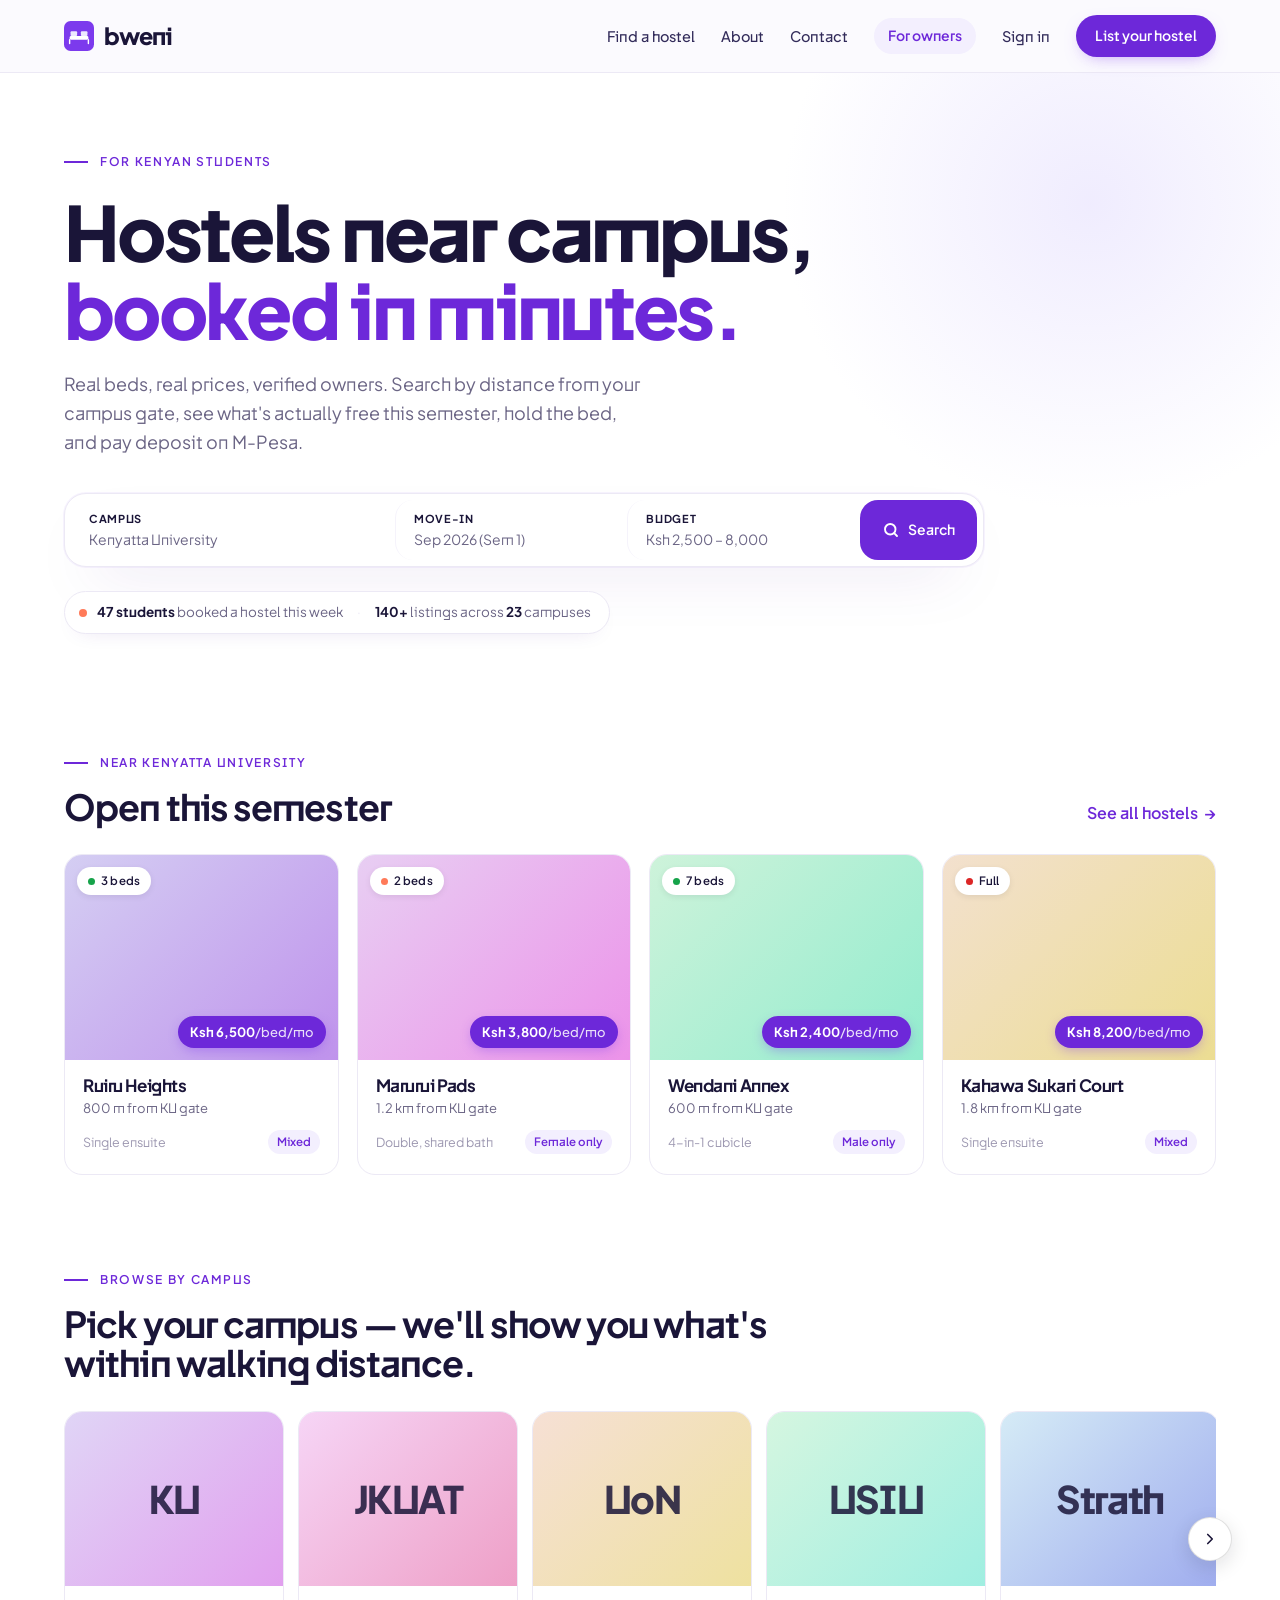
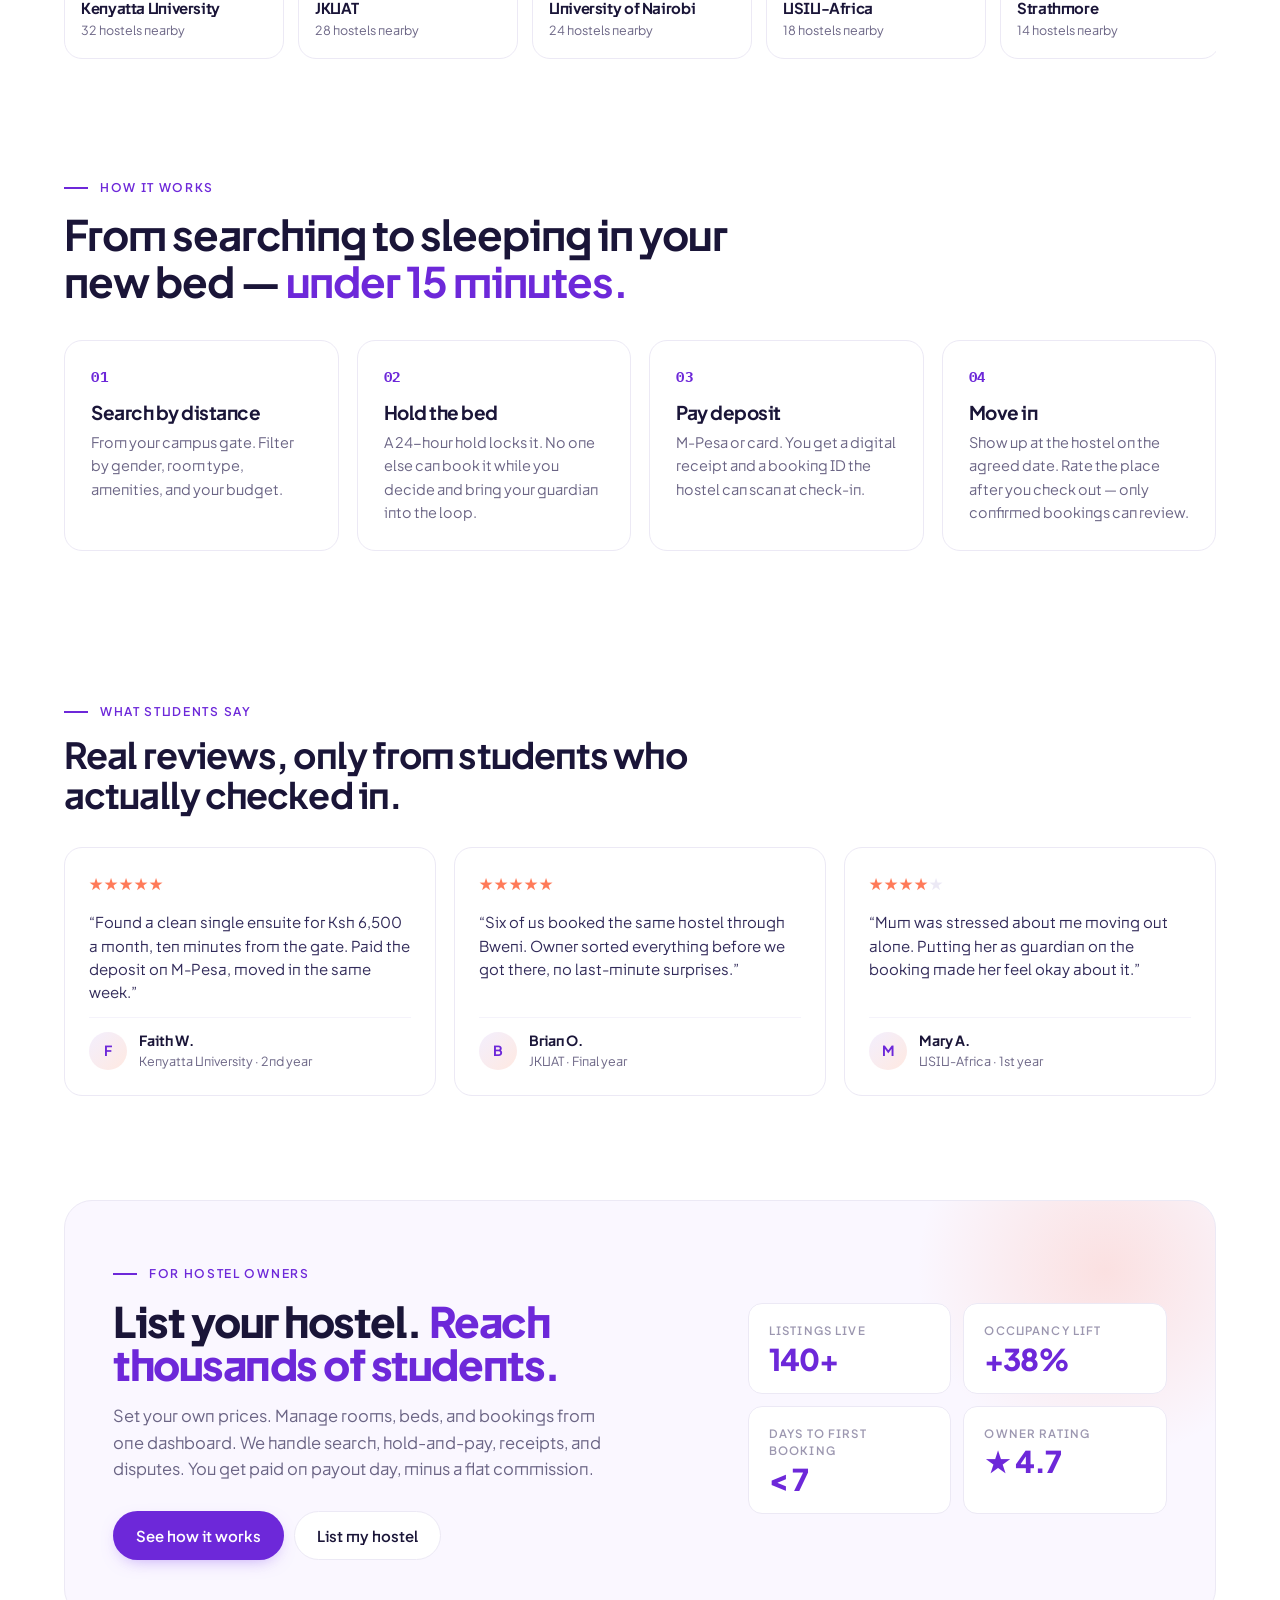
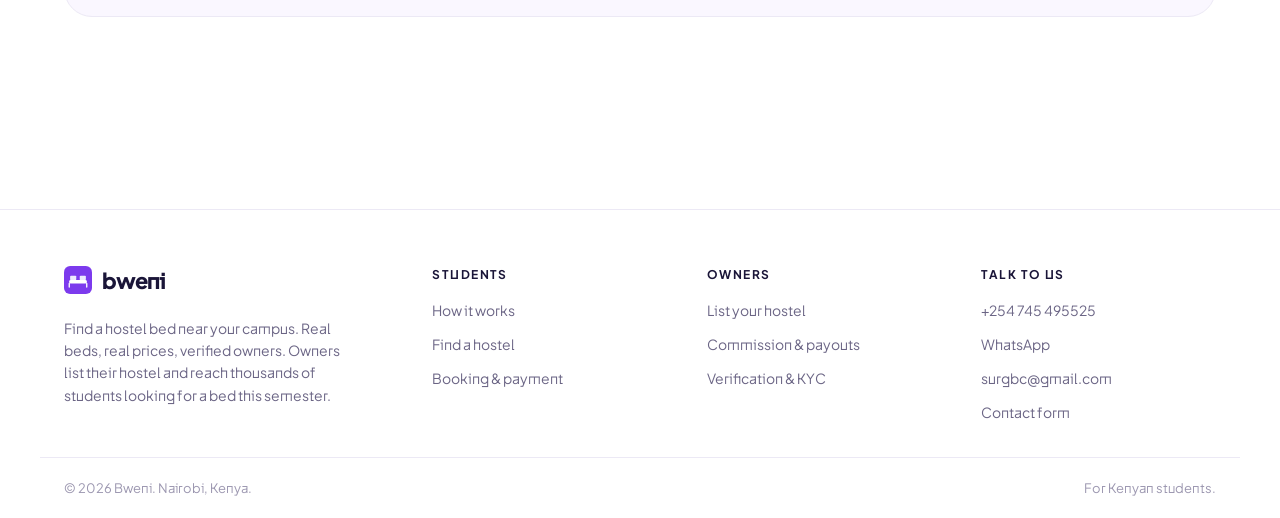
<file: index.html>
<!DOCTYPE html><!--MBNxIp3eaMna_3RTzvop9--><html lang="en"><head><meta charSet="utf-8"/><meta name="viewport" content="width=device-width, initial-scale=1"/><link rel="stylesheet" href="/_next/static/chunks/7668bafb55878e47.css" data-precedence="next"/><link rel="preload" as="script" fetchPriority="low" href="/_next/static/chunks/5bce68295c7f1f97.js"/><script src="/_next/static/chunks/391b5727e5bc11ec.js" async=""></script><script src="/_next/static/chunks/1c64b19886203277.js" async=""></script><script src="/_next/static/chunks/c44ba29902c6819e.js" async=""></script><script src="/_next/static/chunks/turbopack-5e5e5629a9695c20.js" async=""></script><script src="/_next/static/chunks/1964454f34f3a7ab.js" async=""></script><script src="/_next/static/chunks/4eda7e689d512ce5.js" async=""></script><script src="/_next/static/chunks/6c33792a57a66467.js" async=""></script><script src="/_next/static/chunks/beefb697acdd731a.js" async=""></script><link rel="preload" href="https://fonts.googleapis.com/css2?family=Plus+Jakarta+Sans:wght@400;500;600;700;800&amp;family=IBM+Plex+Mono:wght@400;500&amp;display=swap" as="style"/><link rel="preconnect" href="https://fonts.googleapis.com"/><link rel="preconnect" href="https://fonts.gstatic.com" crossorigin=""/><meta name="theme-color" content="#7C3AED"/><meta name="color-scheme" content="light"/><title>Bweni — Hostels near campus, booked in minutes.</title><meta name="description" content="Find a hostel bed near your campus. Real beds, real prices, verified owners. Owners list their hostel and reach thousands of students looking for a bed this semester."/><meta name="application-name" content="Bweni"/><link rel="manifest" href="/manifest.json"/><meta name="keywords" content="student hostels Kenya,hostel near campus,book hostel bed,university hostels,college accommodation Nairobi,list hostel Kenya"/><meta property="og:title" content="Bweni — Hostels near campus, booked in minutes."/><meta property="og:description" content="Find a hostel bed near your campus. Real beds, real prices, verified owners. Owners list their hostel and reach thousands of students looking for a bed this semester."/><meta property="og:url" content="https://bweni.cseco.co.ke"/><meta property="og:site_name" content="Bweni"/><meta property="og:locale" content="en_KE"/><meta property="og:image" content="https://bweni.cseco.co.ke/og-image.png"/><meta property="og:image:width" content="1200"/><meta property="og:image:height" content="630"/><meta property="og:image:alt" content="Bweni — Hostels near campus, booked in minutes."/><meta property="og:type" content="website"/><meta name="twitter:card" content="summary_large_image"/><meta name="twitter:title" content="Bweni — Hostels near campus, booked in minutes."/><meta name="twitter:description" content="Find a hostel bed near your campus. Real beds, real prices, verified owners. Owners list their hostel and reach thousands of students looking for a bed this semester."/><meta name="twitter:image" content="https://bweni.cseco.co.ke/og-image.png"/><link rel="icon" href="/favicon.svg" type="image/svg+xml"/><link rel="icon" href="/favicon.png" type="image/png" sizes="32x32"/><link rel="apple-touch-icon" href="/apple-touch-icon.png"/><link href="https://fonts.googleapis.com/css2?family=Plus+Jakarta+Sans:wght@400;500;600;700;800&amp;family=IBM+Plex+Mono:wght@400;500&amp;display=swap" rel="stylesheet"/><script src="/_next/static/chunks/a6dad97d9634a72d.js" noModule=""></script></head><body><div hidden=""><!--$--><!--/$--></div><header style="position:sticky;top:0;z-index:40;background:rgba(251, 250, 254, 0.85);backdrop-filter:saturate(140%) blur(8px);border-bottom:1px solid var(--color-line)"><div class="container-x" style="display:flex;align-items:center;justify-content:space-between;height:72px"><a style="display:inline-flex;align-items:center" href="/"><span class="inline-flex items-center gap-2.5 " aria-label="Bweni"><svg width="30" height="30" viewBox="0 0 64 64" xmlns="http://www.w3.org/2000/svg" role="img" aria-hidden="true"><rect width="64" height="64" rx="14" fill="#7C3AED"></rect><rect x="14" y="22" width="14" height="10" rx="2" fill="#EDE9FE"></rect><rect x="36" y="22" width="14" height="10" rx="2" fill="#EDE9FE"></rect><rect x="12" y="32" width="40" height="8" rx="3" fill="#FFFFFF"></rect><path d="M12 40 V48 M52 40 V48" stroke="#FFFFFF" stroke-width="3" stroke-linecap="round"></path></svg><span class="h-display" style="font-size:23.400000000000002px;color:var(--color-ink);letter-spacing:-0.045em;font-weight:800">bweni</span></span></a><nav style="display:flex;align-items:center;gap:26px;font-size:14.5px"><a style="color:var(--color-ink-soft);font-weight:500" href="/students">Find a hostel</a><a style="color:var(--color-ink-soft);font-weight:500" href="/about">About</a><a style="color:var(--color-ink-soft);font-weight:500" href="/contact">Contact</a><a class="nav-owner" href="/owners">For owners</a><a href="https://app.bweni.cseco.co.ke" style="color:var(--color-ink-soft);font-weight:500;font-size:14.5px">Sign in</a><a class="btn btn-primary" style="padding:9px 18px;font-size:14px" href="/owners#list">List your hostel</a></nav></div></header><main><section style="position:relative;padding:72px 0 48px;overflow:hidden"><div aria-hidden="true" style="position:absolute;top:-180px;right:-120px;width:620px;height:620px;border-radius:50%;background:radial-gradient(circle, rgba(237, 233, 254, 0.85) 0%, rgba(237, 233, 254, 0) 70%);z-index:0"></div><div class="container-x" style="position:relative;z-index:1"><div style="max-width:760px"><div class="section-anchor" style="margin-bottom:22px">For Kenyan students</div><h1 class="h-display" style="font-size:clamp(44px, 7vw, 76px)">Hostels near campus,<!-- --> <span style="color:var(--color-primary)">booked in minutes.</span></h1><p class="lede" style="margin-top:22px;max-width:580px">Real beds, real prices, verified owners. Search by distance from your campus gate, see what&#x27;s actually free this semester, hold the bed, and pay deposit on M-Pesa.</p></div><div style="margin-top:36px;max-width:920px"><form class="search-bar" action="/students" method="GET"><div class="search-bar__field"><div class="search-bar__field-label">Campus</div><div class="search-bar__field-value">Kenyatta University</div></div><div class="search-bar__field" style="border-left:1px solid var(--color-line-soft)"><div class="search-bar__field-label">Move-in</div><div class="search-bar__field-value">Sep 2026 (Sem 1)</div></div><div class="search-bar__field" style="border-left:1px solid var(--color-line-soft)"><div class="search-bar__field-label">Budget</div><div class="search-bar__field-value">Ksh 2,500 – 8,000</div></div><button type="submit" class="search-bar__submit"><svg width="18" height="18" viewBox="0 0 24 24" fill="none" stroke="currentColor" stroke-width="2.5" stroke-linecap="round" stroke-linejoin="round"><circle cx="11" cy="11" r="7"></circle><path d="m20 20-3.5-3.5"></path></svg>Search</button></form></div><div style="margin-top:24px;display:inline-flex;align-items:center;gap:10px;padding:10px 18px 10px 14px;background:#fff;border:1px solid var(--color-line);border-radius:999px;font-size:13.5px;color:var(--color-muted);box-shadow:0 8px 22px -16px rgba(76, 29, 149, 0.25)"><span aria-hidden="true" style="width:8px;height:8px;border-radius:999px;background:var(--color-accent);animation:pulse 1.6s ease-in-out infinite;display:inline-block"></span><span><strong style="color:var(--color-ink);font-weight:700">47 students</strong> <!-- -->booked a hostel this week</span><span style="color:var(--color-line);margin:0 4px">·</span><span><strong style="color:var(--color-ink);font-weight:700">140+</strong> <!-- -->listings across <strong style="color:var(--color-ink);font-weight:700">23</strong> campuses</span></div></div></section><section style="padding:64px 0 32px"><div class="container-x"><div style="display:flex;align-items:end;justify-content:space-between;margin-bottom:28px;flex-wrap:wrap;gap:16px"><div><div class="section-anchor" style="margin-bottom:14px">Near Kenyatta University</div><h2 class="h-section" style="font-size:clamp(26px, 3vw, 36px)">Open this semester</h2></div><a class="btn-link" href="/students">See all hostels</a></div><div style="display:grid;grid-template-columns:repeat(auto-fit, minmax(260px, 1fr));gap:18px"><article class="listing-card"><div class="listing-photo" style="background:linear-gradient(135deg,
            hsl(250, 60%, 88%) 0%,
            hsl(270, 70%, 75%) 100%)"><span class="availability-pill"><span class="availability-pill__dot"></span>3 beds</span><span class="price-pill">Ksh <!-- -->6,500<span style="font-weight:500;opacity:0.85">/bed/mo</span></span></div><div style="padding:16px 18px 20px"><div class="h-section" style="font-size:17px;color:var(--color-ink);margin-bottom:4px">Ruiru Heights</div><div style="font-size:13px;color:var(--color-muted);margin-bottom:12px">800 m from KU gate</div><div style="display:flex;align-items:center;justify-content:space-between;font-size:12.5px;color:var(--color-muted-2)"><span>Single ensuite</span><span style="padding:3px 9px;background:var(--color-primary-soft);color:var(--color-primary);border-radius:999px;font-weight:600;font-size:11.5px">Mixed</span></div></div></article><article class="listing-card"><div class="listing-photo" style="background:linear-gradient(135deg,
            hsl(282, 60%, 88%) 0%,
            hsl(302, 70%, 75%) 100%)"><span class="availability-pill availability-pill--low"><span class="availability-pill__dot"></span>2 beds</span><span class="price-pill">Ksh <!-- -->3,800<span style="font-weight:500;opacity:0.85">/bed/mo</span></span></div><div style="padding:16px 18px 20px"><div class="h-section" style="font-size:17px;color:var(--color-ink);margin-bottom:4px">Marurui Pads</div><div style="font-size:13px;color:var(--color-muted);margin-bottom:12px">1.2 km from KU gate</div><div style="display:flex;align-items:center;justify-content:space-between;font-size:12.5px;color:var(--color-muted-2)"><span>Double, shared bath</span><span style="padding:3px 9px;background:var(--color-primary-soft);color:var(--color-primary);border-radius:999px;font-weight:600;font-size:11.5px">Female only</span></div></div></article><article class="listing-card"><div class="listing-photo" style="background:linear-gradient(135deg,
            hsl(500, 60%, 88%) 0%,
            hsl(520, 70%, 75%) 100%)"><span class="availability-pill"><span class="availability-pill__dot"></span>7 beds</span><span class="price-pill">Ksh <!-- -->2,400<span style="font-weight:500;opacity:0.85">/bed/mo</span></span></div><div style="padding:16px 18px 20px"><div class="h-section" style="font-size:17px;color:var(--color-ink);margin-bottom:4px">Wendani Annex</div><div style="font-size:13px;color:var(--color-muted);margin-bottom:12px">600 m from KU gate</div><div style="display:flex;align-items:center;justify-content:space-between;font-size:12.5px;color:var(--color-muted-2)"><span>4-in-1 cubicle</span><span style="padding:3px 9px;background:var(--color-primary-soft);color:var(--color-primary);border-radius:999px;font-weight:600;font-size:11.5px">Male only</span></div></div></article><article class="listing-card"><div class="listing-photo" style="background:linear-gradient(135deg,
            hsl(390, 60%, 88%) 0%,
            hsl(410, 70%, 75%) 100%)"><span class="availability-pill availability-pill--full"><span class="availability-pill__dot"></span>Full</span><span class="price-pill">Ksh <!-- -->8,200<span style="font-weight:500;opacity:0.85">/bed/mo</span></span></div><div style="padding:16px 18px 20px"><div class="h-section" style="font-size:17px;color:var(--color-ink);margin-bottom:4px">Kahawa Sukari Court</div><div style="font-size:13px;color:var(--color-muted);margin-bottom:12px">1.8 km from KU gate</div><div style="display:flex;align-items:center;justify-content:space-between;font-size:12.5px;color:var(--color-muted-2)"><span>Single ensuite</span><span style="padding:3px 9px;background:var(--color-primary-soft);color:var(--color-primary);border-radius:999px;font-weight:600;font-size:11.5px">Mixed</span></div></div></article></div></div></section><section style="padding:56px 0 32px"><div class="container-x"><div class="section-anchor" style="margin-bottom:14px">Browse by campus</div><h2 class="h-section" style="font-size:clamp(26px, 3vw, 36px);max-width:720px">Pick your campus — we&#x27;ll show you what&#x27;s within walking distance.</h2></div><div class="container-x" style="position:relative;margin-top:28px"><div class="campus-carousel-track" style="padding-bottom:8px;overflow-x:auto;scroll-snap-type:x mandatory;-webkit-overflow-scrolling:touch;scrollbar-width:none"><div style="display:inline-flex;gap:14px"><a href="/students" style="scroll-snap-align:start;flex:0 0 auto;width:220px;background:#fff;border:1px solid var(--color-line);border-radius:18px;overflow:hidden;text-decoration:none;color:inherit;transition:transform 0.18s, box-shadow 0.18s, border-color 0.18s;display:block"><div style="aspect-ratio:5 / 4;background:linear-gradient(135deg,
            hsl(260, 65%, 90%) 0%,
            hsl(290, 70%, 78%) 100%);display:flex;align-items:center;justify-content:center"><span class="h-display" style="font-size:38px;color:rgba(26, 21, 56, 0.85);letter-spacing:-0.04em">KU</span></div><div style="padding:14px 16px 18px"><div class="h-section" style="font-size:15px;color:var(--color-ink);margin-bottom:4px">Kenyatta University</div><div style="font-size:12.5px;color:var(--color-muted)">32<!-- --> hostels nearby</div></div></a><a href="/students" style="scroll-snap-align:start;flex:0 0 auto;width:220px;background:#fff;border:1px solid var(--color-line);border-radius:18px;overflow:hidden;text-decoration:none;color:inherit;transition:transform 0.18s, box-shadow 0.18s, border-color 0.18s;display:block"><div style="aspect-ratio:5 / 4;background:linear-gradient(135deg,
            hsl(300, 65%, 90%) 0%,
            hsl(330, 70%, 78%) 100%);display:flex;align-items:center;justify-content:center"><span class="h-display" style="font-size:38px;color:rgba(26, 21, 56, 0.85);letter-spacing:-0.04em">JKUAT</span></div><div style="padding:14px 16px 18px"><div class="h-section" style="font-size:15px;color:var(--color-ink);margin-bottom:4px">JKUAT</div><div style="font-size:12.5px;color:var(--color-muted)">28<!-- --> hostels nearby</div></div></a><a href="/students" style="scroll-snap-align:start;flex:0 0 auto;width:220px;background:#fff;border:1px solid var(--color-line);border-radius:18px;overflow:hidden;text-decoration:none;color:inherit;transition:transform 0.18s, box-shadow 0.18s, border-color 0.18s;display:block"><div style="aspect-ratio:5 / 4;background:linear-gradient(135deg,
            hsl(20, 65%, 90%) 0%,
            hsl(50, 70%, 78%) 100%);display:flex;align-items:center;justify-content:center"><span class="h-display" style="font-size:38px;color:rgba(26, 21, 56, 0.85);letter-spacing:-0.04em">UoN</span></div><div style="padding:14px 16px 18px"><div class="h-section" style="font-size:15px;color:var(--color-ink);margin-bottom:4px">University of Nairobi</div><div style="font-size:12.5px;color:var(--color-muted)">24<!-- --> hostels nearby</div></div></a><a href="/students" style="scroll-snap-align:start;flex:0 0 auto;width:220px;background:#fff;border:1px solid var(--color-line);border-radius:18px;overflow:hidden;text-decoration:none;color:inherit;transition:transform 0.18s, box-shadow 0.18s, border-color 0.18s;display:block"><div style="aspect-ratio:5 / 4;background:linear-gradient(135deg,
            hsl(140, 65%, 90%) 0%,
            hsl(170, 70%, 78%) 100%);display:flex;align-items:center;justify-content:center"><span class="h-display" style="font-size:38px;color:rgba(26, 21, 56, 0.85);letter-spacing:-0.04em">USIU</span></div><div style="padding:14px 16px 18px"><div class="h-section" style="font-size:15px;color:var(--color-ink);margin-bottom:4px">USIU-Africa</div><div style="font-size:12.5px;color:var(--color-muted)">18<!-- --> hostels nearby</div></div></a><a href="/students" style="scroll-snap-align:start;flex:0 0 auto;width:220px;background:#fff;border:1px solid var(--color-line);border-radius:18px;overflow:hidden;text-decoration:none;color:inherit;transition:transform 0.18s, box-shadow 0.18s, border-color 0.18s;display:block"><div style="aspect-ratio:5 / 4;background:linear-gradient(135deg,
            hsl(200, 65%, 90%) 0%,
            hsl(230, 70%, 78%) 100%);display:flex;align-items:center;justify-content:center"><span class="h-display" style="font-size:38px;color:rgba(26, 21, 56, 0.85);letter-spacing:-0.04em">Strath</span></div><div style="padding:14px 16px 18px"><div class="h-section" style="font-size:15px;color:var(--color-ink);margin-bottom:4px">Strathmore</div><div style="font-size:12.5px;color:var(--color-muted)">14<!-- --> hostels nearby</div></div></a><a href="/students" style="scroll-snap-align:start;flex:0 0 auto;width:220px;background:#fff;border:1px solid var(--color-line);border-radius:18px;overflow:hidden;text-decoration:none;color:inherit;transition:transform 0.18s, box-shadow 0.18s, border-color 0.18s;display:block"><div style="aspect-ratio:5 / 4;background:linear-gradient(135deg,
            hsl(340, 65%, 90%) 0%,
            hsl(370, 70%, 78%) 100%);display:flex;align-items:center;justify-content:center"><span class="h-display" style="font-size:38px;color:rgba(26, 21, 56, 0.85);letter-spacing:-0.04em">Daystar</span></div><div style="padding:14px 16px 18px"><div class="h-section" style="font-size:15px;color:var(--color-ink);margin-bottom:4px">Daystar</div><div style="font-size:12.5px;color:var(--color-muted)">11<!-- --> hostels nearby</div></div></a><a href="/students" style="scroll-snap-align:start;flex:0 0 auto;width:220px;background:#fff;border:1px solid var(--color-line);border-radius:18px;overflow:hidden;text-decoration:none;color:inherit;transition:transform 0.18s, box-shadow 0.18s, border-color 0.18s;display:block"><div style="aspect-ratio:5 / 4;background:linear-gradient(135deg,
            hsl(50, 65%, 90%) 0%,
            hsl(80, 70%, 78%) 100%);display:flex;align-items:center;justify-content:center"><span class="h-display" style="font-size:38px;color:rgba(26, 21, 56, 0.85);letter-spacing:-0.04em">MMU</span></div><div style="padding:14px 16px 18px"><div class="h-section" style="font-size:15px;color:var(--color-ink);margin-bottom:4px">Multimedia University</div><div style="font-size:12.5px;color:var(--color-muted)">9<!-- --> hostels nearby</div></div></a><a href="/students" style="scroll-snap-align:start;flex:0 0 auto;width:220px;background:#fff;border:1px solid var(--color-line);border-radius:18px;overflow:hidden;text-decoration:none;color:inherit;transition:transform 0.18s, box-shadow 0.18s, border-color 0.18s;display:block"><div style="aspect-ratio:5 / 4;background:linear-gradient(135deg,
            hsl(110, 65%, 90%) 0%,
            hsl(140, 70%, 78%) 100%);display:flex;align-items:center;justify-content:center"><span class="h-display" style="font-size:38px;color:rgba(26, 21, 56, 0.85);letter-spacing:-0.04em">CUEA</span></div><div style="padding:14px 16px 18px"><div class="h-section" style="font-size:15px;color:var(--color-ink);margin-bottom:4px">Catholic University</div><div style="font-size:12.5px;color:var(--color-muted)">7<!-- --> hostels nearby</div></div></a><a href="/students" style="scroll-snap-align:start;flex:0 0 auto;width:220px;background:#fff;border:1px solid var(--color-line);border-radius:18px;overflow:hidden;text-decoration:none;color:inherit;transition:transform 0.18s, box-shadow 0.18s, border-color 0.18s;display:block"><div style="aspect-ratio:5 / 4;background:linear-gradient(135deg,
            hsl(170, 65%, 90%) 0%,
            hsl(200, 70%, 78%) 100%);display:flex;align-items:center;justify-content:center"><span class="h-display" style="font-size:38px;color:rgba(26, 21, 56, 0.85);letter-spacing:-0.04em">KCA</span></div><div style="padding:14px 16px 18px"><div class="h-section" style="font-size:15px;color:var(--color-ink);margin-bottom:4px">KCA University</div><div style="font-size:12.5px;color:var(--color-muted)">6<!-- --> hostels nearby</div></div></a></div></div><button type="button" aria-label="Scroll left" disabled="" style="position:absolute;top:50%;left:8px;transform:translateY(-50%);width:44px;height:44px;border-radius:999px;border:1px solid var(--color-border, rgba(0,0,0,0.12));background:var(--color-surface, #fff);box-shadow:0 6px 20px rgba(15, 17, 26, 0.12);cursor:default;opacity:0;pointer-events:none;transition:opacity 160ms ease;display:grid;place-items:center;z-index:2"><svg width="18" height="18" viewBox="0 0 24 24" fill="none" stroke="currentColor" stroke-width="2.2" stroke-linecap="round" stroke-linejoin="round" style="transform:rotate(180deg)"><path d="M9 6l6 6-6 6"></path></svg></button><button type="button" aria-label="Scroll right" style="position:absolute;top:50%;right:8px;transform:translateY(-50%);width:44px;height:44px;border-radius:999px;border:1px solid var(--color-border, rgba(0,0,0,0.12));background:var(--color-surface, #fff);box-shadow:0 6px 20px rgba(15, 17, 26, 0.12);cursor:pointer;opacity:1;pointer-events:auto;transition:opacity 160ms ease;display:grid;place-items:center;z-index:2"><svg width="18" height="18" viewBox="0 0 24 24" fill="none" stroke="currentColor" stroke-width="2.2" stroke-linecap="round" stroke-linejoin="round"><path d="M9 6l6 6-6 6"></path></svg></button><style>
        .campus-carousel-track::-webkit-scrollbar { display: none; }
      </style></div></section><section style="padding:72px 0"><div class="container-x"><div class="section-anchor" style="margin-bottom:14px">How it works</div><h2 class="h-section" style="font-size:clamp(28px, 3.5vw, 42px);max-width:720px">From searching to sleeping in your new bed —<!-- --> <span style="color:var(--color-primary)">under 15 minutes.</span></h2><div style="display:grid;grid-template-columns:repeat(auto-fit, minmax(220px, 1fr));gap:18px;margin-top:36px"><div style="background:#fff;border:1px solid var(--color-line);border-radius:18px;padding:26px"><div class="mono" style="font-size:14px;letter-spacing:0.05em;color:var(--color-primary);font-weight:700;margin-bottom:14px">01</div><h3 class="h-section" style="font-size:19px;margin-bottom:8px">Search by distance</h3><p style="color:var(--color-muted);font-size:14.5px;line-height:1.6">From your campus gate. Filter by gender, room type, amenities, and your budget.</p></div><div style="background:#fff;border:1px solid var(--color-line);border-radius:18px;padding:26px"><div class="mono" style="font-size:14px;letter-spacing:0.05em;color:var(--color-primary);font-weight:700;margin-bottom:14px">02</div><h3 class="h-section" style="font-size:19px;margin-bottom:8px">Hold the bed</h3><p style="color:var(--color-muted);font-size:14.5px;line-height:1.6">A 24-hour hold locks it. No one else can book it while you decide and bring your guardian into the loop.</p></div><div style="background:#fff;border:1px solid var(--color-line);border-radius:18px;padding:26px"><div class="mono" style="font-size:14px;letter-spacing:0.05em;color:var(--color-primary);font-weight:700;margin-bottom:14px">03</div><h3 class="h-section" style="font-size:19px;margin-bottom:8px">Pay deposit</h3><p style="color:var(--color-muted);font-size:14.5px;line-height:1.6">M-Pesa or card. You get a digital receipt and a booking ID the hostel can scan at check-in.</p></div><div style="background:#fff;border:1px solid var(--color-line);border-radius:18px;padding:26px"><div class="mono" style="font-size:14px;letter-spacing:0.05em;color:var(--color-primary);font-weight:700;margin-bottom:14px">04</div><h3 class="h-section" style="font-size:19px;margin-bottom:8px">Move in</h3><p style="color:var(--color-muted);font-size:14.5px;line-height:1.6">Show up at the hostel on the agreed date. Rate the place after you check out — only confirmed bookings can review.</p></div></div></div></section><section style="padding:72px 0 32px"><div class="container-x"><div class="section-anchor" style="margin-bottom:14px">What students say</div><h2 class="h-section" style="font-size:clamp(26px, 3vw, 36px);max-width:720px">Real reviews, only from students who actually checked in.</h2><div style="display:grid;grid-template-columns:repeat(auto-fit, minmax(280px, 1fr));gap:18px;margin-top:32px"><div style="background:#fff;border:1px solid var(--color-line);border-radius:18px;padding:24px;display:flex;flex-direction:column;gap:14px"><div style="color:var(--color-accent);font-size:16px;letter-spacing:1px">★★★★★<span style="color:var(--color-line)"></span></div><p style="font-size:15px;line-height:1.55;color:var(--color-ink-soft);flex:1">“<!-- -->Found a clean single ensuite for Ksh 6,500 a month, ten minutes from the gate. Paid the deposit on M-Pesa, moved in the same week.<!-- -->”</p><div style="display:flex;align-items:center;gap:12px;padding-top:12px;border-top:1px solid var(--color-line-soft)"><div style="width:38px;height:38px;border-radius:999px;background:linear-gradient(135deg, var(--color-primary-soft), var(--color-accent-soft));display:flex;align-items:center;justify-content:center;font-weight:700;font-size:14px;color:var(--color-primary)">F</div><div><div style="font-size:14px;font-weight:700;color:var(--color-ink)">Faith W.</div><div style="font-size:12.5px;color:var(--color-muted)">Kenyatta University · 2nd year</div></div></div></div><div style="background:#fff;border:1px solid var(--color-line);border-radius:18px;padding:24px;display:flex;flex-direction:column;gap:14px"><div style="color:var(--color-accent);font-size:16px;letter-spacing:1px">★★★★★<span style="color:var(--color-line)"></span></div><p style="font-size:15px;line-height:1.55;color:var(--color-ink-soft);flex:1">“<!-- -->Six of us booked the same hostel through Bweni. Owner sorted everything before we got there, no last-minute surprises.<!-- -->”</p><div style="display:flex;align-items:center;gap:12px;padding-top:12px;border-top:1px solid var(--color-line-soft)"><div style="width:38px;height:38px;border-radius:999px;background:linear-gradient(135deg, var(--color-primary-soft), var(--color-accent-soft));display:flex;align-items:center;justify-content:center;font-weight:700;font-size:14px;color:var(--color-primary)">B</div><div><div style="font-size:14px;font-weight:700;color:var(--color-ink)">Brian O.</div><div style="font-size:12.5px;color:var(--color-muted)">JKUAT · Final year</div></div></div></div><div style="background:#fff;border:1px solid var(--color-line);border-radius:18px;padding:24px;display:flex;flex-direction:column;gap:14px"><div style="color:var(--color-accent);font-size:16px;letter-spacing:1px">★★★★<span style="color:var(--color-line)">★</span></div><p style="font-size:15px;line-height:1.55;color:var(--color-ink-soft);flex:1">“<!-- -->Mum was stressed about me moving out alone. Putting her as guardian on the booking made her feel okay about it.<!-- -->”</p><div style="display:flex;align-items:center;gap:12px;padding-top:12px;border-top:1px solid var(--color-line-soft)"><div style="width:38px;height:38px;border-radius:999px;background:linear-gradient(135deg, var(--color-primary-soft), var(--color-accent-soft));display:flex;align-items:center;justify-content:center;font-weight:700;font-size:14px;color:var(--color-primary)">M</div><div><div style="font-size:14px;font-weight:700;color:var(--color-ink)">Mary A.</div><div style="font-size:12.5px;color:var(--color-muted)">USIU-Africa · 1st year</div></div></div></div></div></div></section><section style="padding:72px 0 96px"><div class="container-x"><div style="background:var(--color-primary-tint);border:1px solid var(--color-line);border-radius:28px;padding:56px 48px;display:grid;grid-template-columns:1.4fr 1fr;gap:48px;align-items:center;position:relative;overflow:hidden"><div aria-hidden="true" style="position:absolute;top:-120px;right:-80px;width:380px;height:380px;border-radius:50%;background:radial-gradient(circle, rgba(255, 122, 89, 0.18) 0%, rgba(255, 122, 89, 0) 70%)"></div><div style="position:relative;z-index:1"><div class="section-anchor" style="margin-bottom:16px">For hostel owners</div><h2 class="h-display" style="font-size:clamp(28px, 3.6vw, 42px);max-width:480px">List your hostel.<!-- --> <span style="color:var(--color-primary)">Reach thousands of students.</span></h2><p style="margin-top:18px;font-size:16.5px;line-height:1.6;color:var(--color-muted);max-width:500px">Set your own prices. Manage rooms, beds, and bookings from one dashboard. We handle search, hold-and-pay, receipts, and disputes. You get paid on payout day, minus a flat commission.</p><div style="margin-top:28px;display:flex;gap:10px;flex-wrap:wrap"><a class="btn btn-primary" href="/owners">See how it works</a><a class="btn btn-ghost" href="/owners#list">List my hostel</a></div></div><div style="display:grid;grid-template-columns:1fr 1fr;gap:12px;position:relative;z-index:1"><div style="background:#fff;border:1px solid var(--color-line);border-radius:14px;padding:18px 20px"><div style="font-size:11.5px;color:var(--color-muted-2);letter-spacing:0.1em;text-transform:uppercase;font-weight:600">Listings live</div><div class="h-display" style="font-size:30px;color:var(--color-primary);margin-top:4px">140+</div></div><div style="background:#fff;border:1px solid var(--color-line);border-radius:14px;padding:18px 20px"><div style="font-size:11.5px;color:var(--color-muted-2);letter-spacing:0.1em;text-transform:uppercase;font-weight:600">Occupancy lift</div><div class="h-display" style="font-size:30px;color:var(--color-primary);margin-top:4px">+38%</div></div><div style="background:#fff;border:1px solid var(--color-line);border-radius:14px;padding:18px 20px"><div style="font-size:11.5px;color:var(--color-muted-2);letter-spacing:0.1em;text-transform:uppercase;font-weight:600">Days to first booking</div><div class="h-display" style="font-size:30px;color:var(--color-primary);margin-top:4px">&lt; 7</div></div><div style="background:#fff;border:1px solid var(--color-line);border-radius:14px;padding:18px 20px"><div style="font-size:11.5px;color:var(--color-muted-2);letter-spacing:0.1em;text-transform:uppercase;font-weight:600">Owner rating</div><div class="h-display" style="font-size:30px;color:var(--color-primary);margin-top:4px">★ 4.7</div></div></div></div></div></section><!--$--><!--/$--></main><footer style="background:#fff;border-top:1px solid var(--color-line);margin-top:96px"><div class="container-x" style="padding:56px 24px 32px;display:grid;grid-template-columns:1.4fr 1fr 1fr 1fr;gap:40px"><div><span class="inline-flex items-center gap-2.5 " aria-label="Bweni"><svg width="28" height="28" viewBox="0 0 64 64" xmlns="http://www.w3.org/2000/svg" role="img" aria-hidden="true"><rect width="64" height="64" rx="14" fill="#7C3AED"></rect><rect x="14" y="22" width="14" height="10" rx="2" fill="#EDE9FE"></rect><rect x="36" y="22" width="14" height="10" rx="2" fill="#EDE9FE"></rect><rect x="12" y="32" width="40" height="8" rx="3" fill="#FFFFFF"></rect><path d="M12 40 V48 M52 40 V48" stroke="#FFFFFF" stroke-width="3" stroke-linecap="round"></path></svg><span class="h-display" style="font-size:21.84px;color:var(--color-ink);letter-spacing:-0.045em;font-weight:800">bweni</span></span><p style="margin-top:16px;font-size:14px;line-height:1.6;color:var(--color-muted);max-width:280px">Find a hostel bed near your campus. Real beds, real prices, verified owners. Owners list their hostel and reach thousands of students looking for a bed this semester.</p></div><div><div style="font-size:12px;font-weight:700;letter-spacing:0.12em;text-transform:uppercase;color:var(--color-ink);margin-bottom:14px">Students</div><ul style="display:flex;flex-direction:column;gap:9px"><li><a style="color:var(--color-muted);font-size:14px" href="/students">How it works</a></li><li><a style="color:var(--color-muted);font-size:14px" href="/students#search">Find a hostel</a></li><li><a style="color:var(--color-muted);font-size:14px" href="/students#book">Booking &amp; payment</a></li></ul></div><div><div style="font-size:12px;font-weight:700;letter-spacing:0.12em;text-transform:uppercase;color:var(--color-ink);margin-bottom:14px">Owners</div><ul style="display:flex;flex-direction:column;gap:9px"><li><a style="color:var(--color-muted);font-size:14px" href="/owners">List your hostel</a></li><li><a style="color:var(--color-muted);font-size:14px" href="/owners#commission">Commission &amp; payouts</a></li><li><a style="color:var(--color-muted);font-size:14px" href="/owners#kyc">Verification &amp; KYC</a></li></ul></div><div><div style="font-size:12px;font-weight:700;letter-spacing:0.12em;text-transform:uppercase;color:var(--color-ink);margin-bottom:14px">Talk to us</div><ul style="display:flex;flex-direction:column;gap:9px"><li><a href="tel:+254745495525" style="color:var(--color-muted);font-size:14px">+254 745 495525</a></li><li><a href="https://wa.me/254745495525" style="color:var(--color-muted);font-size:14px">WhatsApp</a></li><li><a href="mailto:surgbc@gmail.com" style="color:var(--color-muted);font-size:14px">surgbc@gmail.com</a></li><li><a style="color:var(--color-muted);font-size:14px" href="/contact">Contact form</a></li></ul></div></div><div class="container-x" style="padding:20px 24px;border-top:1px solid var(--color-line);display:flex;justify-content:space-between;align-items:center;font-size:13px;color:var(--color-muted-2)"><span>© <!-- -->2026<!-- --> <!-- -->Bweni<!-- -->. <!-- -->Nairobi, Kenya<!-- -->.</span><span>For Kenyan students.</span></div></footer><script src="/_next/static/chunks/5bce68295c7f1f97.js" id="_R_" async=""></script><script>(self.__next_f=self.__next_f||[]).push([0])</script><script>self.__next_f.push([1,"1:\"$Sreact.fragment\"\n2:I[74426,[\"/_next/static/chunks/1964454f34f3a7ab.js\",\"/_next/static/chunks/4eda7e689d512ce5.js\"],\"\"]\n3:I[92322,[\"/_next/static/chunks/6c33792a57a66467.js\",\"/_next/static/chunks/beefb697acdd731a.js\"],\"default\"]\n4:I[81409,[\"/_next/static/chunks/6c33792a57a66467.js\",\"/_next/static/chunks/beefb697acdd731a.js\"],\"default\"]\ne:I[60374,[\"/_next/static/chunks/6c33792a57a66467.js\",\"/_next/static/chunks/beefb697acdd731a.js\"],\"default\"]\n:HL[\"/_next/static/chunks/7668bafb55878e47.css\",\"style\"]\n:HL[\"https://fonts.googleapis.com/css2?family=Plus+Jakarta+Sans:wght@400;500;600;700;800\u0026family=IBM+Plex+Mono:wght@400;500\u0026display=swap\",\"style\"]\n"])</script><script>self.__next_f.push([1,"0:{\"P\":null,\"b\":\"MBNxIp3eaMna_3RTzvop9\",\"c\":[\"\",\"\"],\"q\":\"\",\"i\":false,\"f\":[[[\"\",{\"children\":[\"__PAGE__\",{}]},\"$undefined\",\"$undefined\",true],[[\"$\",\"$1\",\"c\",{\"children\":[[[\"$\",\"link\",\"0\",{\"rel\":\"stylesheet\",\"href\":\"/_next/static/chunks/7668bafb55878e47.css\",\"precedence\":\"next\",\"crossOrigin\":\"$undefined\",\"nonce\":\"$undefined\"}],[\"$\",\"script\",\"script-0\",{\"src\":\"/_next/static/chunks/1964454f34f3a7ab.js\",\"async\":true,\"nonce\":\"$undefined\"}]],[\"$\",\"html\",null,{\"lang\":\"en\",\"children\":[[\"$\",\"head\",null,{\"children\":[[\"$\",\"link\",null,{\"rel\":\"preconnect\",\"href\":\"https://fonts.googleapis.com\"}],[\"$\",\"link\",null,{\"rel\":\"preconnect\",\"href\":\"https://fonts.gstatic.com\",\"crossOrigin\":\"\"}],[\"$\",\"link\",null,{\"href\":\"https://fonts.googleapis.com/css2?family=Plus+Jakarta+Sans:wght@400;500;600;700;800\u0026family=IBM+Plex+Mono:wght@400;500\u0026display=swap\",\"rel\":\"stylesheet\"}]]}],[\"$\",\"body\",null,{\"children\":[[\"$\",\"header\",null,{\"style\":{\"position\":\"sticky\",\"top\":0,\"zIndex\":40,\"background\":\"rgba(251, 250, 254, 0.85)\",\"backdropFilter\":\"saturate(140%) blur(8px)\",\"borderBottom\":\"1px solid var(--color-line)\"},\"children\":[\"$\",\"div\",null,{\"className\":\"container-x\",\"style\":{\"display\":\"flex\",\"alignItems\":\"center\",\"justifyContent\":\"space-between\",\"height\":72},\"children\":[[\"$\",\"$L2\",null,{\"href\":\"/\",\"style\":{\"display\":\"inline-flex\",\"alignItems\":\"center\"},\"children\":[\"$\",\"span\",null,{\"className\":\"inline-flex items-center gap-2.5 \",\"aria-label\":\"Bweni\",\"children\":[[\"$\",\"svg\",null,{\"width\":30,\"height\":30,\"viewBox\":\"0 0 64 64\",\"xmlns\":\"http://www.w3.org/2000/svg\",\"role\":\"img\",\"aria-hidden\":\"true\",\"children\":[[\"$\",\"rect\",null,{\"width\":\"64\",\"height\":\"64\",\"rx\":\"14\",\"fill\":\"#7C3AED\"}],[\"$\",\"rect\",null,{\"x\":\"14\",\"y\":\"22\",\"width\":\"14\",\"height\":\"10\",\"rx\":\"2\",\"fill\":\"#EDE9FE\"}],[\"$\",\"rect\",null,{\"x\":\"36\",\"y\":\"22\",\"width\":\"14\",\"height\":\"10\",\"rx\":\"2\",\"fill\":\"#EDE9FE\"}],[\"$\",\"rect\",null,{\"x\":\"12\",\"y\":\"32\",\"width\":\"40\",\"height\":\"8\",\"rx\":\"3\",\"fill\":\"#FFFFFF\"}],[\"$\",\"path\",null,{\"d\":\"M12 40 V48 M52 40 V48\",\"stroke\":\"#FFFFFF\",\"strokeWidth\":\"3\",\"strokeLinecap\":\"round\"}]]}],[\"$\",\"span\",null,{\"className\":\"h-display\",\"style\":{\"fontSize\":23.400000000000002,\"color\":\"var(--color-ink)\",\"letterSpacing\":\"-0.045em\",\"fontWeight\":800},\"children\":\"bweni\"}]]}]}],[\"$\",\"nav\",null,{\"style\":{\"display\":\"flex\",\"alignItems\":\"center\",\"gap\":26,\"fontSize\":14.5},\"children\":[[[\"$\",\"$L2\",\"/students\",{\"href\":\"/students\",\"style\":{\"color\":\"var(--color-ink-soft)\",\"fontWeight\":500},\"children\":\"Find a hostel\"}],[\"$\",\"$L2\",\"/about\",{\"href\":\"/about\",\"style\":{\"color\":\"var(--color-ink-soft)\",\"fontWeight\":500},\"children\":\"About\"}],[\"$\",\"$L2\",\"/contact\",{\"href\":\"/contact\",\"style\":{\"color\":\"var(--color-ink-soft)\",\"fontWeight\":500},\"children\":\"Contact\"}]],[\"$\",\"$L2\",null,{\"href\":\"/owners\",\"className\":\"nav-owner\",\"children\":\"For owners\"}],[\"$\",\"a\",null,{\"href\":\"https://app.bweni.cseco.co.ke\",\"style\":{\"color\":\"var(--color-ink-soft)\",\"fontWeight\":500,\"fontSize\":14.5},\"children\":\"Sign in\"}],[\"$\",\"$L2\",null,{\"href\":\"/owners#list\",\"className\":\"btn btn-primary\",\"style\":{\"padding\":\"9px 18px\",\"fontSize\":14},\"children\":\"List your hostel\"}]]}]]}]}],[\"$\",\"main\",null,{\"children\":[\"$\",\"$L3\",null,{\"parallelRouterKey\":\"children\",\"error\":\"$undefined\",\"errorStyles\":\"$undefined\",\"errorScripts\":\"$undefined\",\"template\":[\"$\",\"$L4\",null,{}],\"templateStyles\":\"$undefined\",\"templateScripts\":\"$undefined\",\"notFound\":[[[\"$\",\"title\",null,{\"children\":\"404: This page could not be found.\"}],[\"$\",\"div\",null,{\"style\":{\"fontFamily\":\"system-ui,\\\"Segoe UI\\\",Roboto,Helvetica,Arial,sans-serif,\\\"Apple Color Emoji\\\",\\\"Segoe UI Emoji\\\"\",\"height\":\"100vh\",\"textAlign\":\"center\",\"display\":\"flex\",\"flexDirection\":\"column\",\"alignItems\":\"center\",\"justifyContent\":\"center\"},\"children\":[\"$\",\"div\",null,{\"children\":[[\"$\",\"style\",null,{\"dangerouslySetInnerHTML\":{\"__html\":\"body{color:#000;background:#fff;margin:0}.next-error-h1{border-right:1px solid rgba(0,0,0,.3)}@media (prefers-color-scheme:dark){body{color:#fff;background:#000}.next-error-h1{border-right:1px solid rgba(255,255,255,.3)}}\"}}],[\"$\",\"h1\",null,{\"className\":\"next-error-h1\",\"style\":{\"display\":\"inline-block\",\"margin\":\"0 20px 0 0\",\"padding\":\"0 23px 0 0\",\"fontSize\":24,\"fontWeight\":500,\"verticalAlign\":\"top\",\"lineHeight\":\"49px\"},\"children\":404}],[\"$\",\"div\",null,{\"style\":{\"display\":\"inline-block\"},\"children\":[\"$\",\"h2\",null,{\"style\":{\"fontSize\":14,\"fontWeight\":400,\"lineHeight\":\"49px\",\"margin\":0},\"children\":\"This page could not be found.\"}]}]]}]}]],[]],\"forbidden\":\"$undefined\",\"unauthorized\":\"$undefined\"}]}],[\"$\",\"footer\",null,{\"style\":{\"background\":\"#fff\",\"borderTop\":\"1px solid var(--color-line)\",\"marginTop\":96},\"children\":[[\"$\",\"div\",null,{\"className\":\"container-x\",\"style\":{\"padding\":\"56px 24px 32px\",\"display\":\"grid\",\"gridTemplateColumns\":\"1.4fr 1fr 1fr 1fr\",\"gap\":40},\"children\":[[\"$\",\"div\",null,{\"children\":[[\"$\",\"span\",null,{\"className\":\"inline-flex items-center gap-2.5 \",\"aria-label\":\"Bweni\",\"children\":[\"$L5\",\"$L6\"]}],\"$L7\"]}],\"$L8\",\"$L9\",\"$La\"]}],\"$Lb\"]}]]}]]}]]}],{\"children\":[\"$Lc\",{},null,false,false]},null,false,false],\"$Ld\",false]],\"m\":\"$undefined\",\"G\":[\"$e\",[]],\"S\":true}\n"])</script><script>self.__next_f.push([1,"1a:I[19091,[\"/_next/static/chunks/6c33792a57a66467.js\",\"/_next/static/chunks/beefb697acdd731a.js\"],\"ViewportBoundary\"]\n1c:I[19091,[\"/_next/static/chunks/6c33792a57a66467.js\",\"/_next/static/chunks/beefb697acdd731a.js\"],\"MetadataBoundary\"]\n1d:\"$Sreact.suspense\"\n5:[\"$\",\"svg\",null,{\"width\":28,\"height\":28,\"viewBox\":\"0 0 64 64\",\"xmlns\":\"http://www.w3.org/2000/svg\",\"role\":\"img\",\"aria-hidden\":\"true\",\"children\":[[\"$\",\"rect\",null,{\"width\":\"64\",\"height\":\"64\",\"rx\":\"14\",\"fill\":\"#7C3AED\"}],[\"$\",\"rect\",null,{\"x\":\"14\",\"y\":\"22\",\"width\":\"14\",\"height\":\"10\",\"rx\":\"2\",\"fill\":\"#EDE9FE\"}],[\"$\",\"rect\",null,{\"x\":\"36\",\"y\":\"22\",\"width\":\"14\",\"height\":\"10\",\"rx\":\"2\",\"fill\":\"#EDE9FE\"}],[\"$\",\"rect\",null,{\"x\":\"12\",\"y\":\"32\",\"width\":\"40\",\"height\":\"8\",\"rx\":\"3\",\"fill\":\"#FFFFFF\"}],[\"$\",\"path\",null,{\"d\":\"M12 40 V48 M52 40 V48\",\"stroke\":\"#FFFFFF\",\"strokeWidth\":\"3\",\"strokeLinecap\":\"round\"}]]}]\n6:[\"$\",\"span\",null,{\"className\":\"h-display\",\"style\":{\"fontSize\":21.84,\"color\":\"var(--color-ink)\",\"letterSpacing\":\"-0.045em\",\"fontWeight\":800},\"children\":\"bweni\"}]\n7:[\"$\",\"p\",null,{\"style\":{\"marginTop\":16,\"fontSize\":14,\"lineHeight\":1.6,\"color\":\"var(--color-muted)\",\"maxWidth\":280},\"children\":\"Find a hostel bed near your campus. Real beds, real prices, verified owners. Owners list their hostel and reach thousands of students looking for a bed this semester.\"}]\n8:[\"$\",\"div\",null,{\"children\":[[\"$\",\"div\",null,{\"style\":{\"fontSize\":12,\"fontWeight\":700,\"letterSpacing\":\"0.12em\",\"textTransform\":\"uppercase\",\"color\":\"var(--color-ink)\",\"marginBottom\":14},\"children\":\"Students\"}],[\"$\",\"ul\",null,{\"style\":{\"display\":\"flex\",\"flexDirection\":\"column\",\"gap\":9},\"children\":[[\"$\",\"li\",\"/studentsHow it works\",{\"children\":[\"$\",\"$L2\",null,{\"href\":\"/students\",\"style\":{\"color\":\"var(--color-muted)\",\"fontSize\":14},\"children\":\"How it works\"}]}],[\"$\",\"li\",\"/students#searchFind a hostel\",{\"children\":[\"$\",\"$L2\",null,{\"href\":\"/students#search\",\"style\":{\"color\":\"var(--color-muted)\",\"fontSize\":14},\"children\":\"Find a hostel\"}]}],[\"$\",\"li\",\"/students#bookBooking \u0026 payment\",{\"children\":[\"$\",\"$L2\",null,{\"href\":\"/students#book\",\"style\":{\"color\":\"var(--color-muted)\",\"fontSize\":14},\"children\":\"Booking \u0026 payment\"}]}]]}]]}]\n9:[\"$\",\"div\",null,{\"children\":[[\"$\",\"div\",null,{\"style\":{\"fontSize\":12,\"fontWeight\":700,\"letterSpacing\":\"0.12em\",\"textTransform\":\"uppercase\",\"color\":\"var(--color-ink)\",\"marginBottom\":14},\"children\":\"Owners\"}],[\"$\",\"ul\",null,{\"style\":{\"display\":\"flex\",\"flexDirection\":\"column\",\"gap\":9},\"children\":[[\"$\",\"li\",\"/ownersList your hostel\",{\"children\":[\"$\",\"$L2\",null,{\"href\":\"/owners\",\"style\":{\"color\":\"var(--color-muted)\",\"fontSize\":14},\"children\":\"List your hostel\"}]}],[\"$\",\"li\",\"/owners#commissionCommission \u0026 payouts\",{\"children\":[\"$\",\"$L2\",null,{\"href\":\"/owners#commission\",\"style\":{\"color\":\"var(--color-muted)\",\"fontSize\":14},\"children\":\"Commission \u0026 payouts\"}]}],[\"$\",\"li\",\"/owners#kycVerification \u0026 KYC\",{\"children\":[\"$\",\"$L2\",null,{\"href\":\"/owners#kyc\",\"style\":{\"color\":\"var(--color-muted)\",\"fontSize\":14},\"children\":\"Verification \u0026 KYC\"}]}]]}]]}]\na:[\"$\",\"div\",null,{\"children\":[[\"$\",\"div\",null,{\"style\":{\"fontSize\":12,\"fontWeight\":700,\"letterSpacing\":\"0.12em\",\"textTransform\":\"uppercase\",\"color\":\"var(--color-ink)\",\"marginBottom\":14},\"children\":\"Talk to us\"}],[\"$\",\"ul\",null,{\"style\":{\"display\":\"flex\",\"flexDirection\":\"column\",\"gap\":9},\"children\":[[\"$\",\"li\",\"tel:+254745495525+254 745 495525\",{\"children\":[\"$\",\"a\",null,{\"href\":\"tel:+254745495525\",\"style\":{\"color\":\"var(--color-muted)\",\"fontSize\":14},\"children\":\"+254 745 495525\"}]}],[\"$\",\"li\",\"https://wa.me/254745495525WhatsApp\",{\"children\":[\"$\",\"a\",null,{\"href\":\"https://wa.me/254745495525\",\"style\":{\"color\":\"var(--color-muted)\",\"fontSize\":14},\"children\":\"WhatsApp\"}]}],[\"$\",\"li\",\"mailto:surgbc@gmail.comsurgbc@gmail.com\",{\"children\":[\"$\",\"a\",null,{\"href\":\"mailto:surgbc@gmail.com\",\"style\":{\"color\":\"var(--color-muted)\",\"fontSize\":14},\"children\":\"surgbc@gmail.com\"}]}],[\"$\",\"li\",\"/contactContact form\",{\"children\":[\"$\",\"$L2\",null,{\"href\":\"/contact\",\"style\":{\"color\":\"var(--color-muted)\",\"fontSize\":14},\"children\":\"Contact form\"}]}]]}]]}]\nb:[\"$\",\"div\",null,{\"className\":\"contai"])</script><script>self.__next_f.push([1,"ner-x\",\"style\":{\"padding\":\"20px 24px\",\"borderTop\":\"1px solid var(--color-line)\",\"display\":\"flex\",\"justifyContent\":\"space-between\",\"alignItems\":\"center\",\"fontSize\":13,\"color\":\"var(--color-muted-2)\"},\"children\":[[\"$\",\"span\",null,{\"children\":[\"© \",2026,\" \",\"Bweni\",\". \",\"Nairobi, Kenya\",\".\"]}],[\"$\",\"span\",null,{\"children\":\"For Kenyan students.\"}]]}]\n"])</script><script>self.__next_f.push([1,"c:[\"$\",\"$1\",\"c\",{\"children\":[[[\"$\",\"section\",null,{\"style\":{\"position\":\"relative\",\"padding\":\"72px 0 48px\",\"overflow\":\"hidden\"},\"children\":[[\"$\",\"div\",null,{\"aria-hidden\":\"true\",\"style\":{\"position\":\"absolute\",\"top\":-180,\"right\":-120,\"width\":620,\"height\":620,\"borderRadius\":\"50%\",\"background\":\"radial-gradient(circle, rgba(237, 233, 254, 0.85) 0%, rgba(237, 233, 254, 0) 70%)\",\"zIndex\":0}}],[\"$\",\"div\",null,{\"className\":\"container-x\",\"style\":{\"position\":\"relative\",\"zIndex\":1},\"children\":[[\"$\",\"div\",null,{\"style\":{\"maxWidth\":760},\"children\":[[\"$\",\"div\",null,{\"className\":\"section-anchor\",\"style\":{\"marginBottom\":22},\"children\":\"For Kenyan students\"}],[\"$\",\"h1\",null,{\"className\":\"h-display\",\"style\":{\"fontSize\":\"clamp(44px, 7vw, 76px)\"},\"children\":[\"Hostels near campus,\",\" \",[\"$\",\"span\",null,{\"style\":{\"color\":\"var(--color-primary)\"},\"children\":\"booked in minutes.\"}]]}],[\"$\",\"p\",null,{\"className\":\"lede\",\"style\":{\"marginTop\":22,\"maxWidth\":580},\"children\":\"Real beds, real prices, verified owners. Search by distance from your campus gate, see what's actually free this semester, hold the bed, and pay deposit on M-Pesa.\"}]]}],[\"$\",\"div\",null,{\"style\":{\"marginTop\":36,\"maxWidth\":920},\"children\":[\"$\",\"form\",null,{\"className\":\"search-bar\",\"action\":\"/students\",\"method\":\"GET\",\"children\":[[\"$\",\"div\",null,{\"className\":\"search-bar__field\",\"children\":[[\"$\",\"div\",null,{\"className\":\"search-bar__field-label\",\"children\":\"Campus\"}],[\"$\",\"div\",null,{\"className\":\"search-bar__field-value\",\"children\":\"Kenyatta University\"}]]}],[\"$\",\"div\",null,{\"className\":\"search-bar__field\",\"style\":{\"borderLeft\":\"1px solid var(--color-line-soft)\"},\"children\":[[\"$\",\"div\",null,{\"className\":\"search-bar__field-label\",\"children\":\"Move-in\"}],[\"$\",\"div\",null,{\"className\":\"search-bar__field-value\",\"children\":\"Sep 2026 (Sem 1)\"}]]}],[\"$\",\"div\",null,{\"className\":\"search-bar__field\",\"style\":{\"borderLeft\":\"1px solid var(--color-line-soft)\"},\"children\":[[\"$\",\"div\",null,{\"className\":\"search-bar__field-label\",\"children\":\"Budget\"}],[\"$\",\"div\",null,{\"className\":\"search-bar__field-value\",\"children\":\"Ksh 2,500 – 8,000\"}]]}],[\"$\",\"button\",null,{\"type\":\"submit\",\"className\":\"search-bar__submit\",\"children\":[[\"$\",\"svg\",null,{\"width\":\"18\",\"height\":\"18\",\"viewBox\":\"0 0 24 24\",\"fill\":\"none\",\"stroke\":\"currentColor\",\"strokeWidth\":\"2.5\",\"strokeLinecap\":\"round\",\"strokeLinejoin\":\"round\",\"children\":[[\"$\",\"circle\",null,{\"cx\":\"11\",\"cy\":\"11\",\"r\":\"7\"}],[\"$\",\"path\",null,{\"d\":\"m20 20-3.5-3.5\"}]]}],\"Search\"]}]]}]}],[\"$\",\"div\",null,{\"style\":{\"marginTop\":24,\"display\":\"inline-flex\",\"alignItems\":\"center\",\"gap\":10,\"padding\":\"10px 18px 10px 14px\",\"background\":\"#fff\",\"border\":\"1px solid var(--color-line)\",\"borderRadius\":999,\"fontSize\":13.5,\"color\":\"var(--color-muted)\",\"boxShadow\":\"0 8px 22px -16px rgba(76, 29, 149, 0.25)\"},\"children\":[[\"$\",\"span\",null,{\"aria-hidden\":\"true\",\"style\":{\"width\":8,\"height\":8,\"borderRadius\":999,\"background\":\"var(--color-accent)\",\"animation\":\"pulse 1.6s ease-in-out infinite\",\"display\":\"inline-block\"}}],[\"$\",\"span\",null,{\"children\":[[\"$\",\"strong\",null,{\"style\":{\"color\":\"var(--color-ink)\",\"fontWeight\":700},\"children\":\"47 students\"}],\" \",\"booked a hostel this week\"]}],[\"$\",\"span\",null,{\"style\":{\"color\":\"var(--color-line)\",\"margin\":\"0 4px\"},\"children\":\"·\"}],[\"$\",\"span\",null,{\"children\":[[\"$\",\"strong\",null,{\"style\":{\"color\":\"var(--color-ink)\",\"fontWeight\":700},\"children\":\"140+\"}],\" \",\"listings across \",[\"$\",\"strong\",null,{\"style\":{\"color\":\"var(--color-ink)\",\"fontWeight\":700},\"children\":\"23\"}],\" campuses\"]}]]}]]}]]}],[\"$\",\"section\",null,{\"style\":{\"padding\":\"64px 0 32px\"},\"children\":[\"$\",\"div\",null,{\"className\":\"container-x\",\"children\":[[\"$\",\"div\",null,{\"style\":{\"display\":\"flex\",\"alignItems\":\"end\",\"justifyContent\":\"space-between\",\"marginBottom\":28,\"flexWrap\":\"wrap\",\"gap\":16},\"children\":[[\"$\",\"div\",null,{\"children\":[[\"$\",\"div\",null,{\"className\":\"section-anchor\",\"style\":{\"marginBottom\":14},\"children\":\"Near Kenyatta University\"}],[\"$\",\"h2\",null,{\"className\":\"h-section\",\"style\":{\"fontSize\":\"clamp(26px, 3vw, 36px)\"},\"children\":\"Open this semester\"}]]}],[\"$\",\"$L2\",null,{\"href\":\"/students\",\"className\":\"btn-link\",\"children\":\"See all hostels\"}]]}],[\"$\",\"div\",null,{\"style\":{\"display\":\"grid\",\"gridTemplateColumns\":\"repeat(auto-fit, minmax(260px, 1fr))\",\"gap\":18},\"children\":[[\"$\",\"article\",null,{\"className\":\"listing-card\",\"children\":[[\"$\",\"div\",null,{\"className\":\"listing-photo\",\"style\":{\"background\":\"linear-gradient(135deg,\\n            hsl(250, 60%, 88%) 0%,\\n            hsl(270, 70%, 75%) 100%)\"},\"children\":[[\"$\",\"span\",null,{\"className\":\"availability-pill\",\"children\":[[\"$\",\"span\",null,{\"className\":\"availability-pill__dot\"}],\"3 beds\"]}],[\"$\",\"span\",null,{\"className\":\"price-pill\",\"children\":[\"Ksh \",\"6,500\",\"$Lf\"]}]]}],\"$L10\"]}],\"$L11\",\"$L12\",\"$L13\"]}]]}]}],\"$L14\",\"$L15\",\"$L16\",\"$L17\"],[\"$L18\"],\"$L19\"]}]\n"])</script><script>self.__next_f.push([1,"d:[\"$\",\"$1\",\"h\",{\"children\":[null,[\"$\",\"$L1a\",null,{\"children\":\"$@1b\"}],[\"$\",\"div\",null,{\"hidden\":true,\"children\":[\"$\",\"$L1c\",null,{\"children\":[\"$\",\"$1d\",null,{\"name\":\"Next.Metadata\",\"children\":\"$@1e\"}]}]}],null]}]\n"])</script><script>self.__next_f.push([1,"1f:I[55426,[\"/_next/static/chunks/1964454f34f3a7ab.js\",\"/_next/static/chunks/4eda7e689d512ce5.js\"],\"default\"]\n26:I[19091,[\"/_next/static/chunks/6c33792a57a66467.js\",\"/_next/static/chunks/beefb697acdd731a.js\"],\"OutletBoundary\"]\nf:[\"$\",\"span\",null,{\"style\":{\"fontWeight\":500,\"opacity\":0.85},\"children\":\"/bed/mo\"}]\n10:[\"$\",\"div\",null,{\"style\":{\"padding\":\"16px 18px 20px\"},\"children\":[[\"$\",\"div\",null,{\"className\":\"h-section\",\"style\":{\"fontSize\":17,\"color\":\"var(--color-ink)\",\"marginBottom\":4},\"children\":\"Ruiru Heights\"}],[\"$\",\"div\",null,{\"style\":{\"fontSize\":13,\"color\":\"var(--color-muted)\",\"marginBottom\":12},\"children\":\"800 m from KU gate\"}],[\"$\",\"div\",null,{\"style\":{\"display\":\"flex\",\"alignItems\":\"center\",\"justifyContent\":\"space-between\",\"fontSize\":12.5,\"color\":\"var(--color-muted-2)\"},\"children\":[[\"$\",\"span\",null,{\"children\":\"Single ensuite\"}],[\"$\",\"span\",null,{\"style\":{\"padding\":\"3px 9px\",\"background\":\"var(--color-primary-soft)\",\"color\":\"var(--color-primary)\",\"borderRadius\":999,\"fontWeight\":600,\"fontSize\":11.5},\"children\":\"Mixed\"}]]}]]}]\n11:[\"$\",\"article\",null,{\"className\":\"listing-card\",\"children\":[[\"$\",\"div\",null,{\"className\":\"listing-photo\",\"style\":{\"background\":\"linear-gradient(135deg,\\n            hsl(282, 60%, 88%) 0%,\\n            hsl(302, 70%, 75%) 100%)\"},\"children\":[[\"$\",\"span\",null,{\"className\":\"availability-pill availability-pill--low\",\"children\":[[\"$\",\"span\",null,{\"className\":\"availability-pill__dot\"}],\"2 beds\"]}],[\"$\",\"span\",null,{\"className\":\"price-pill\",\"children\":[\"Ksh \",\"3,800\",[\"$\",\"span\",null,{\"style\":{\"fontWeight\":500,\"opacity\":0.85},\"children\":\"/bed/mo\"}]]}]]}],[\"$\",\"div\",null,{\"style\":{\"padding\":\"16px 18px 20px\"},\"children\":[[\"$\",\"div\",null,{\"className\":\"h-section\",\"style\":{\"fontSize\":17,\"color\":\"var(--color-ink)\",\"marginBottom\":4},\"children\":\"Marurui Pads\"}],[\"$\",\"div\",null,{\"style\":{\"fontSize\":13,\"color\":\"var(--color-muted)\",\"marginBottom\":12},\"children\":\"1.2 km from KU gate\"}],[\"$\",\"div\",null,{\"style\":{\"display\":\"flex\",\"alignItems\":\"center\",\"justifyContent\":\"space-between\",\"fontSize\":12.5,\"color\":\"var(--color-muted-2)\"},\"children\":[[\"$\",\"span\",null,{\"children\":\"Double, shared bath\"}],[\"$\",\"span\",null,{\"style\":{\"padding\":\"3px 9px\",\"background\":\"var(--color-primary-soft)\",\"color\":\"var(--color-primary)\",\"borderRadius\":999,\"fontWeight\":600,\"fontSize\":11.5},\"children\":\"Female only\"}]]}]]}]]}]\n12:[\"$\",\"article\",null,{\"className\":\"listing-card\",\"children\":[[\"$\",\"div\",null,{\"className\":\"listing-photo\",\"style\":{\"background\":\"linear-gradient(135deg,\\n            hsl(500, 60%, 88%) 0%,\\n            hsl(520, 70%, 75%) 100%)\"},\"children\":[[\"$\",\"span\",null,{\"className\":\"availability-pill\",\"children\":[[\"$\",\"span\",null,{\"className\":\"availability-pill__dot\"}],\"7 beds\"]}],[\"$\",\"span\",null,{\"className\":\"price-pill\",\"children\":[\"Ksh \",\"2,400\",[\"$\",\"span\",null,{\"style\":{\"fontWeight\":500,\"opacity\":0.85},\"children\":\"/bed/mo\"}]]}]]}],[\"$\",\"div\",null,{\"style\":{\"padding\":\"16px 18px 20px\"},\"children\":[[\"$\",\"div\",null,{\"className\":\"h-section\",\"style\":{\"fontSize\":17,\"color\":\"var(--color-ink)\",\"marginBottom\":4},\"children\":\"Wendani Annex\"}],[\"$\",\"div\",null,{\"style\":{\"fontSize\":13,\"color\":\"var(--color-muted)\",\"marginBottom\":12},\"children\":\"600 m from KU gate\"}],[\"$\",\"div\",null,{\"style\":{\"display\":\"flex\",\"alignItems\":\"center\",\"justifyContent\":\"space-between\",\"fontSize\":12.5,\"color\":\"var(--color-muted-2)\"},\"children\":[[\"$\",\"span\",null,{\"children\":\"4-in-1 cubicle\"}],[\"$\",\"span\",null,{\"style\":{\"padding\":\"3px 9px\",\"background\":\"var(--color-primary-soft)\",\"color\":\"var(--color-primary)\",\"borderRadius\":999,\"fontWeight\":600,\"fontSize\":11.5},\"children\":\"Male only\"}]]}]]}]]}]\n13:[\"$\",\"article\",null,{\"className\":\"listing-card\",\"children\":[[\"$\",\"div\",null,{\"className\":\"listing-photo\",\"style\":{\"background\":\"linear-gradient(135deg,\\n            hsl(390, 60%, 88%) 0%,\\n            hsl(410, 70%, 75%) 100%)\"},\"children\":[[\"$\",\"span\",null,{\"className\":\"availability-pill availability-pill--full\",\"children\":[[\"$\",\"span\",null,{\"className\":\"availability-pill__dot\"}],\"Full\"]}],[\"$\",\"span\",null,{\"className\":\"price-pill\",\"children\":[\"Ksh \",\"8,200\",[\"$\",\"span\","])</script><script>self.__next_f.push([1,"null,{\"style\":{\"fontWeight\":500,\"opacity\":0.85},\"children\":\"/bed/mo\"}]]}]]}],[\"$\",\"div\",null,{\"style\":{\"padding\":\"16px 18px 20px\"},\"children\":[[\"$\",\"div\",null,{\"className\":\"h-section\",\"style\":{\"fontSize\":17,\"color\":\"var(--color-ink)\",\"marginBottom\":4},\"children\":\"Kahawa Sukari Court\"}],[\"$\",\"div\",null,{\"style\":{\"fontSize\":13,\"color\":\"var(--color-muted)\",\"marginBottom\":12},\"children\":\"1.8 km from KU gate\"}],[\"$\",\"div\",null,{\"style\":{\"display\":\"flex\",\"alignItems\":\"center\",\"justifyContent\":\"space-between\",\"fontSize\":12.5,\"color\":\"var(--color-muted-2)\"},\"children\":[[\"$\",\"span\",null,{\"children\":\"Single ensuite\"}],[\"$\",\"span\",null,{\"style\":{\"padding\":\"3px 9px\",\"background\":\"var(--color-primary-soft)\",\"color\":\"var(--color-primary)\",\"borderRadius\":999,\"fontWeight\":600,\"fontSize\":11.5},\"children\":\"Mixed\"}]]}]]}]]}]\n"])</script><script>self.__next_f.push([1,"14:[\"$\",\"section\",null,{\"style\":{\"padding\":\"56px 0 32px\"},\"children\":[[\"$\",\"div\",null,{\"className\":\"container-x\",\"children\":[[\"$\",\"div\",null,{\"className\":\"section-anchor\",\"style\":{\"marginBottom\":14},\"children\":\"Browse by campus\"}],[\"$\",\"h2\",null,{\"className\":\"h-section\",\"style\":{\"fontSize\":\"clamp(26px, 3vw, 36px)\",\"maxWidth\":720},\"children\":\"Pick your campus — we'll show you what's within walking distance.\"}]]}],[\"$\",\"$L1f\",null,{\"children\":[[\"$\",\"a\",null,{\"href\":\"/students\",\"style\":{\"scrollSnapAlign\":\"start\",\"flex\":\"0 0 auto\",\"width\":220,\"background\":\"#fff\",\"border\":\"1px solid var(--color-line)\",\"borderRadius\":18,\"overflow\":\"hidden\",\"textDecoration\":\"none\",\"color\":\"inherit\",\"transition\":\"transform 0.18s, box-shadow 0.18s, border-color 0.18s\",\"display\":\"block\"},\"onMouseEnter\":\"$undefined\",\"children\":[[\"$\",\"div\",null,{\"style\":{\"aspectRatio\":\"5 / 4\",\"background\":\"linear-gradient(135deg,\\n            hsl(260, 65%, 90%) 0%,\\n            hsl(290, 70%, 78%) 100%)\",\"display\":\"flex\",\"alignItems\":\"center\",\"justifyContent\":\"center\"},\"children\":[\"$\",\"span\",null,{\"className\":\"h-display\",\"style\":{\"fontSize\":38,\"color\":\"rgba(26, 21, 56, 0.85)\",\"letterSpacing\":\"-0.04em\"},\"children\":\"KU\"}]}],[\"$\",\"div\",null,{\"style\":{\"padding\":\"14px 16px 18px\"},\"children\":[[\"$\",\"div\",null,{\"className\":\"h-section\",\"style\":{\"fontSize\":15,\"color\":\"var(--color-ink)\",\"marginBottom\":4},\"children\":\"Kenyatta University\"}],[\"$\",\"div\",null,{\"style\":{\"fontSize\":12.5,\"color\":\"var(--color-muted)\"},\"children\":[32,\" hostels nearby\"]}]]}]]}],[\"$\",\"a\",null,{\"href\":\"/students\",\"style\":{\"scrollSnapAlign\":\"start\",\"flex\":\"0 0 auto\",\"width\":220,\"background\":\"#fff\",\"border\":\"1px solid var(--color-line)\",\"borderRadius\":18,\"overflow\":\"hidden\",\"textDecoration\":\"none\",\"color\":\"inherit\",\"transition\":\"transform 0.18s, box-shadow 0.18s, border-color 0.18s\",\"display\":\"block\"},\"onMouseEnter\":\"$undefined\",\"children\":[[\"$\",\"div\",null,{\"style\":{\"aspectRatio\":\"5 / 4\",\"background\":\"linear-gradient(135deg,\\n            hsl(300, 65%, 90%) 0%,\\n            hsl(330, 70%, 78%) 100%)\",\"display\":\"flex\",\"alignItems\":\"center\",\"justifyContent\":\"center\"},\"children\":[\"$\",\"span\",null,{\"className\":\"h-display\",\"style\":{\"fontSize\":38,\"color\":\"rgba(26, 21, 56, 0.85)\",\"letterSpacing\":\"-0.04em\"},\"children\":\"JKUAT\"}]}],[\"$\",\"div\",null,{\"style\":{\"padding\":\"14px 16px 18px\"},\"children\":[[\"$\",\"div\",null,{\"className\":\"h-section\",\"style\":{\"fontSize\":15,\"color\":\"var(--color-ink)\",\"marginBottom\":4},\"children\":\"JKUAT\"}],[\"$\",\"div\",null,{\"style\":{\"fontSize\":12.5,\"color\":\"var(--color-muted)\"},\"children\":[28,\" hostels nearby\"]}]]}]]}],[\"$\",\"a\",null,{\"href\":\"/students\",\"style\":{\"scrollSnapAlign\":\"start\",\"flex\":\"0 0 auto\",\"width\":220,\"background\":\"#fff\",\"border\":\"1px solid var(--color-line)\",\"borderRadius\":18,\"overflow\":\"hidden\",\"textDecoration\":\"none\",\"color\":\"inherit\",\"transition\":\"transform 0.18s, box-shadow 0.18s, border-color 0.18s\",\"display\":\"block\"},\"onMouseEnter\":\"$undefined\",\"children\":[[\"$\",\"div\",null,{\"style\":{\"aspectRatio\":\"5 / 4\",\"background\":\"linear-gradient(135deg,\\n            hsl(20, 65%, 90%) 0%,\\n            hsl(50, 70%, 78%) 100%)\",\"display\":\"flex\",\"alignItems\":\"center\",\"justifyContent\":\"center\"},\"children\":[\"$\",\"span\",null,{\"className\":\"h-display\",\"style\":{\"fontSize\":38,\"color\":\"rgba(26, 21, 56, 0.85)\",\"letterSpacing\":\"-0.04em\"},\"children\":\"UoN\"}]}],[\"$\",\"div\",null,{\"style\":{\"padding\":\"14px 16px 18px\"},\"children\":[[\"$\",\"div\",null,{\"className\":\"h-section\",\"style\":{\"fontSize\":15,\"color\":\"var(--color-ink)\",\"marginBottom\":4},\"children\":\"University of Nairobi\"}],[\"$\",\"div\",null,{\"style\":{\"fontSize\":12.5,\"color\":\"var(--color-muted)\"},\"children\":[24,\" hostels nearby\"]}]]}]]}],[\"$\",\"a\",null,{\"href\":\"/students\",\"style\":{\"scrollSnapAlign\":\"start\",\"flex\":\"0 0 auto\",\"width\":220,\"background\":\"#fff\",\"border\":\"1px solid var(--color-line)\",\"borderRadius\":18,\"overflow\":\"hidden\",\"textDecoration\":\"none\",\"color\":\"inherit\",\"transition\":\"transform 0.18s, box-shadow 0.18s, border-color 0.18s\",\"display\":\"block\"},\"onMouseEnter\":\"$undefined\",\"children\":[[\"$\",\"div\",null,{\"style\":{\"aspectRatio\":\"5 / 4\",\"background\":\"linear-gradient(135deg,\\n            hsl(140, 65%, 90%) 0%,\\n            hsl(170, 70%, 78%) 100%)\",\"display\":\"flex\",\"alignItems\":\"center\",\"justifyContent\":\"center\"},\"children\":[\"$\",\"span\",null,{\"className\":\"h-display\",\"style\":{\"fontSize\":38,\"color\":\"rgba(26, 21, 56, 0.85)\",\"letterSpacing\":\"-0.04em\"},\"children\":\"USIU\"}]}],[\"$\",\"div\",null,{\"style\":{\"padding\":\"14px 16px 18px\"},\"children\":[[\"$\",\"div\",null,{\"className\":\"h-section\",\"style\":{\"fontSize\":15,\"color\":\"var(--color-ink)\",\"marginBottom\":4},\"children\":\"USIU-Africa\"}],\"$L20\"]}]]}],\"$L21\",\"$L22\",\"$L23\",\"$L24\",\"$L25\"]}]]}]\n"])</script><script>self.__next_f.push([1,"15:[\"$\",\"section\",null,{\"style\":{\"padding\":\"72px 0\"},\"children\":[\"$\",\"div\",null,{\"className\":\"container-x\",\"children\":[[\"$\",\"div\",null,{\"className\":\"section-anchor\",\"style\":{\"marginBottom\":14},\"children\":\"How it works\"}],[\"$\",\"h2\",null,{\"className\":\"h-section\",\"style\":{\"fontSize\":\"clamp(28px, 3.5vw, 42px)\",\"maxWidth\":720},\"children\":[\"From searching to sleeping in your new bed —\",\" \",[\"$\",\"span\",null,{\"style\":{\"color\":\"var(--color-primary)\"},\"children\":\"under 15 minutes.\"}]]}],[\"$\",\"div\",null,{\"style\":{\"display\":\"grid\",\"gridTemplateColumns\":\"repeat(auto-fit, minmax(220px, 1fr))\",\"gap\":18,\"marginTop\":36},\"children\":[[\"$\",\"div\",null,{\"style\":{\"background\":\"#fff\",\"border\":\"1px solid var(--color-line)\",\"borderRadius\":18,\"padding\":26},\"children\":[[\"$\",\"div\",null,{\"className\":\"mono\",\"style\":{\"fontSize\":14,\"letterSpacing\":\"0.05em\",\"color\":\"var(--color-primary)\",\"fontWeight\":700,\"marginBottom\":14},\"children\":\"01\"}],[\"$\",\"h3\",null,{\"className\":\"h-section\",\"style\":{\"fontSize\":19,\"marginBottom\":8},\"children\":\"Search by distance\"}],[\"$\",\"p\",null,{\"style\":{\"color\":\"var(--color-muted)\",\"fontSize\":14.5,\"lineHeight\":1.6},\"children\":\"From your campus gate. Filter by gender, room type, amenities, and your budget.\"}]]}],[\"$\",\"div\",null,{\"style\":{\"background\":\"#fff\",\"border\":\"1px solid var(--color-line)\",\"borderRadius\":18,\"padding\":26},\"children\":[[\"$\",\"div\",null,{\"className\":\"mono\",\"style\":{\"fontSize\":14,\"letterSpacing\":\"0.05em\",\"color\":\"var(--color-primary)\",\"fontWeight\":700,\"marginBottom\":14},\"children\":\"02\"}],[\"$\",\"h3\",null,{\"className\":\"h-section\",\"style\":{\"fontSize\":19,\"marginBottom\":8},\"children\":\"Hold the bed\"}],[\"$\",\"p\",null,{\"style\":{\"color\":\"var(--color-muted)\",\"fontSize\":14.5,\"lineHeight\":1.6},\"children\":\"A 24-hour hold locks it. No one else can book it while you decide and bring your guardian into the loop.\"}]]}],[\"$\",\"div\",null,{\"style\":{\"background\":\"#fff\",\"border\":\"1px solid var(--color-line)\",\"borderRadius\":18,\"padding\":26},\"children\":[[\"$\",\"div\",null,{\"className\":\"mono\",\"style\":{\"fontSize\":14,\"letterSpacing\":\"0.05em\",\"color\":\"var(--color-primary)\",\"fontWeight\":700,\"marginBottom\":14},\"children\":\"03\"}],[\"$\",\"h3\",null,{\"className\":\"h-section\",\"style\":{\"fontSize\":19,\"marginBottom\":8},\"children\":\"Pay deposit\"}],[\"$\",\"p\",null,{\"style\":{\"color\":\"var(--color-muted)\",\"fontSize\":14.5,\"lineHeight\":1.6},\"children\":\"M-Pesa or card. You get a digital receipt and a booking ID the hostel can scan at check-in.\"}]]}],[\"$\",\"div\",null,{\"style\":{\"background\":\"#fff\",\"border\":\"1px solid var(--color-line)\",\"borderRadius\":18,\"padding\":26},\"children\":[[\"$\",\"div\",null,{\"className\":\"mono\",\"style\":{\"fontSize\":14,\"letterSpacing\":\"0.05em\",\"color\":\"var(--color-primary)\",\"fontWeight\":700,\"marginBottom\":14},\"children\":\"04\"}],[\"$\",\"h3\",null,{\"className\":\"h-section\",\"style\":{\"fontSize\":19,\"marginBottom\":8},\"children\":\"Move in\"}],[\"$\",\"p\",null,{\"style\":{\"color\":\"var(--color-muted)\",\"fontSize\":14.5,\"lineHeight\":1.6},\"children\":\"Show up at the hostel on the agreed date. Rate the place after you check out — only confirmed bookings can review.\"}]]}]]}]]}]}]\n"])</script><script>self.__next_f.push([1,"16:[\"$\",\"section\",null,{\"style\":{\"padding\":\"72px 0 32px\"},\"children\":[\"$\",\"div\",null,{\"className\":\"container-x\",\"children\":[[\"$\",\"div\",null,{\"className\":\"section-anchor\",\"style\":{\"marginBottom\":14},\"children\":\"What students say\"}],[\"$\",\"h2\",null,{\"className\":\"h-section\",\"style\":{\"fontSize\":\"clamp(26px, 3vw, 36px)\",\"maxWidth\":720},\"children\":\"Real reviews, only from students who actually checked in.\"}],[\"$\",\"div\",null,{\"style\":{\"display\":\"grid\",\"gridTemplateColumns\":\"repeat(auto-fit, minmax(280px, 1fr))\",\"gap\":18,\"marginTop\":32},\"children\":[[\"$\",\"div\",null,{\"style\":{\"background\":\"#fff\",\"border\":\"1px solid var(--color-line)\",\"borderRadius\":18,\"padding\":24,\"display\":\"flex\",\"flexDirection\":\"column\",\"gap\":14},\"children\":[[\"$\",\"div\",null,{\"style\":{\"color\":\"var(--color-accent)\",\"fontSize\":16,\"letterSpacing\":1},\"children\":[\"★★★★★\",[\"$\",\"span\",null,{\"style\":{\"color\":\"var(--color-line)\"},\"children\":\"\"}]]}],[\"$\",\"p\",null,{\"style\":{\"fontSize\":15,\"lineHeight\":1.55,\"color\":\"var(--color-ink-soft)\",\"flex\":1},\"children\":[\"“\",\"Found a clean single ensuite for Ksh 6,500 a month, ten minutes from the gate. Paid the deposit on M-Pesa, moved in the same week.\",\"”\"]}],[\"$\",\"div\",null,{\"style\":{\"display\":\"flex\",\"alignItems\":\"center\",\"gap\":12,\"paddingTop\":12,\"borderTop\":\"1px solid var(--color-line-soft)\"},\"children\":[[\"$\",\"div\",null,{\"style\":{\"width\":38,\"height\":38,\"borderRadius\":999,\"background\":\"linear-gradient(135deg, var(--color-primary-soft), var(--color-accent-soft))\",\"display\":\"flex\",\"alignItems\":\"center\",\"justifyContent\":\"center\",\"fontWeight\":700,\"fontSize\":14,\"color\":\"var(--color-primary)\"},\"children\":\"F\"}],[\"$\",\"div\",null,{\"children\":[[\"$\",\"div\",null,{\"style\":{\"fontSize\":14,\"fontWeight\":700,\"color\":\"var(--color-ink)\"},\"children\":\"Faith W.\"}],[\"$\",\"div\",null,{\"style\":{\"fontSize\":12.5,\"color\":\"var(--color-muted)\"},\"children\":\"Kenyatta University · 2nd year\"}]]}]]}]]}],[\"$\",\"div\",null,{\"style\":{\"background\":\"#fff\",\"border\":\"1px solid var(--color-line)\",\"borderRadius\":18,\"padding\":24,\"display\":\"flex\",\"flexDirection\":\"column\",\"gap\":14},\"children\":[[\"$\",\"div\",null,{\"style\":{\"color\":\"var(--color-accent)\",\"fontSize\":16,\"letterSpacing\":1},\"children\":[\"★★★★★\",[\"$\",\"span\",null,{\"style\":{\"color\":\"var(--color-line)\"},\"children\":\"\"}]]}],[\"$\",\"p\",null,{\"style\":{\"fontSize\":15,\"lineHeight\":1.55,\"color\":\"var(--color-ink-soft)\",\"flex\":1},\"children\":[\"“\",\"Six of us booked the same hostel through Bweni. Owner sorted everything before we got there, no last-minute surprises.\",\"”\"]}],[\"$\",\"div\",null,{\"style\":{\"display\":\"flex\",\"alignItems\":\"center\",\"gap\":12,\"paddingTop\":12,\"borderTop\":\"1px solid var(--color-line-soft)\"},\"children\":[[\"$\",\"div\",null,{\"style\":{\"width\":38,\"height\":38,\"borderRadius\":999,\"background\":\"linear-gradient(135deg, var(--color-primary-soft), var(--color-accent-soft))\",\"display\":\"flex\",\"alignItems\":\"center\",\"justifyContent\":\"center\",\"fontWeight\":700,\"fontSize\":14,\"color\":\"var(--color-primary)\"},\"children\":\"B\"}],[\"$\",\"div\",null,{\"children\":[[\"$\",\"div\",null,{\"style\":{\"fontSize\":14,\"fontWeight\":700,\"color\":\"var(--color-ink)\"},\"children\":\"Brian O.\"}],[\"$\",\"div\",null,{\"style\":{\"fontSize\":12.5,\"color\":\"var(--color-muted)\"},\"children\":\"JKUAT · Final year\"}]]}]]}]]}],[\"$\",\"div\",null,{\"style\":{\"background\":\"#fff\",\"border\":\"1px solid var(--color-line)\",\"borderRadius\":18,\"padding\":24,\"display\":\"flex\",\"flexDirection\":\"column\",\"gap\":14},\"children\":[[\"$\",\"div\",null,{\"style\":{\"color\":\"var(--color-accent)\",\"fontSize\":16,\"letterSpacing\":1},\"children\":[\"★★★★\",[\"$\",\"span\",null,{\"style\":{\"color\":\"var(--color-line)\"},\"children\":\"★\"}]]}],[\"$\",\"p\",null,{\"style\":{\"fontSize\":15,\"lineHeight\":1.55,\"color\":\"var(--color-ink-soft)\",\"flex\":1},\"children\":[\"“\",\"Mum was stressed about me moving out alone. Putting her as guardian on the booking made her feel okay about it.\",\"”\"]}],[\"$\",\"div\",null,{\"style\":{\"display\":\"flex\",\"alignItems\":\"center\",\"gap\":12,\"paddingTop\":12,\"borderTop\":\"1px solid var(--color-line-soft)\"},\"children\":[[\"$\",\"div\",null,{\"style\":{\"width\":38,\"height\":38,\"borderRadius\":999,\"background\":\"linear-gradient(135deg, var(--color-primary-soft), var(--color-accent-soft))\",\"display\":\"flex\",\"alignItems\":\"center\",\"justifyContent\":\"center\",\"fontWeight\":700,\"fontSize\":14,\"color\":\"var(--color-primary)\"},\"children\":\"M\"}],[\"$\",\"div\",null,{\"children\":[[\"$\",\"div\",null,{\"style\":{\"fontSize\":14,\"fontWeight\":700,\"color\":\"var(--color-ink)\"},\"children\":\"Mary A.\"}],[\"$\",\"div\",null,{\"style\":{\"fontSize\":12.5,\"color\":\"var(--color-muted)\"},\"children\":\"USIU-Africa · 1st year\"}]]}]]}]]}]]}]]}]}]\n"])</script><script>self.__next_f.push([1,"17:[\"$\",\"section\",null,{\"style\":{\"padding\":\"72px 0 96px\"},\"children\":[\"$\",\"div\",null,{\"className\":\"container-x\",\"children\":[\"$\",\"div\",null,{\"style\":{\"background\":\"var(--color-primary-tint)\",\"border\":\"1px solid var(--color-line)\",\"borderRadius\":28,\"padding\":\"56px 48px\",\"display\":\"grid\",\"gridTemplateColumns\":\"1.4fr 1fr\",\"gap\":48,\"alignItems\":\"center\",\"position\":\"relative\",\"overflow\":\"hidden\"},\"children\":[[\"$\",\"div\",null,{\"aria-hidden\":\"true\",\"style\":{\"position\":\"absolute\",\"top\":-120,\"right\":-80,\"width\":380,\"height\":380,\"borderRadius\":\"50%\",\"background\":\"radial-gradient(circle, rgba(255, 122, 89, 0.18) 0%, rgba(255, 122, 89, 0) 70%)\"}}],[\"$\",\"div\",null,{\"style\":{\"position\":\"relative\",\"zIndex\":1},\"children\":[[\"$\",\"div\",null,{\"className\":\"section-anchor\",\"style\":{\"marginBottom\":16},\"children\":\"For hostel owners\"}],[\"$\",\"h2\",null,{\"className\":\"h-display\",\"style\":{\"fontSize\":\"clamp(28px, 3.6vw, 42px)\",\"maxWidth\":480},\"children\":[\"List your hostel.\",\" \",[\"$\",\"span\",null,{\"style\":{\"color\":\"var(--color-primary)\"},\"children\":\"Reach thousands of students.\"}]]}],[\"$\",\"p\",null,{\"style\":{\"marginTop\":18,\"fontSize\":16.5,\"lineHeight\":1.6,\"color\":\"var(--color-muted)\",\"maxWidth\":500},\"children\":\"Set your own prices. Manage rooms, beds, and bookings from one dashboard. We handle search, hold-and-pay, receipts, and disputes. You get paid on payout day, minus a flat commission.\"}],[\"$\",\"div\",null,{\"style\":{\"marginTop\":28,\"display\":\"flex\",\"gap\":10,\"flexWrap\":\"wrap\"},\"children\":[[\"$\",\"$L2\",null,{\"href\":\"/owners\",\"className\":\"btn btn-primary\",\"children\":\"See how it works\"}],[\"$\",\"$L2\",null,{\"href\":\"/owners#list\",\"className\":\"btn btn-ghost\",\"children\":\"List my hostel\"}]]}]]}],[\"$\",\"div\",null,{\"style\":{\"display\":\"grid\",\"gridTemplateColumns\":\"1fr 1fr\",\"gap\":12,\"position\":\"relative\",\"zIndex\":1},\"children\":[[\"$\",\"div\",null,{\"style\":{\"background\":\"#fff\",\"border\":\"1px solid var(--color-line)\",\"borderRadius\":14,\"padding\":\"18px 20px\"},\"children\":[[\"$\",\"div\",null,{\"style\":{\"fontSize\":11.5,\"color\":\"var(--color-muted-2)\",\"letterSpacing\":\"0.1em\",\"textTransform\":\"uppercase\",\"fontWeight\":600},\"children\":\"Listings live\"}],[\"$\",\"div\",null,{\"className\":\"h-display\",\"style\":{\"fontSize\":30,\"color\":\"var(--color-primary)\",\"marginTop\":4},\"children\":\"140+\"}]]}],[\"$\",\"div\",null,{\"style\":{\"background\":\"#fff\",\"border\":\"1px solid var(--color-line)\",\"borderRadius\":14,\"padding\":\"18px 20px\"},\"children\":[[\"$\",\"div\",null,{\"style\":{\"fontSize\":11.5,\"color\":\"var(--color-muted-2)\",\"letterSpacing\":\"0.1em\",\"textTransform\":\"uppercase\",\"fontWeight\":600},\"children\":\"Occupancy lift\"}],[\"$\",\"div\",null,{\"className\":\"h-display\",\"style\":{\"fontSize\":30,\"color\":\"var(--color-primary)\",\"marginTop\":4},\"children\":\"+38%\"}]]}],[\"$\",\"div\",null,{\"style\":{\"background\":\"#fff\",\"border\":\"1px solid var(--color-line)\",\"borderRadius\":14,\"padding\":\"18px 20px\"},\"children\":[[\"$\",\"div\",null,{\"style\":{\"fontSize\":11.5,\"color\":\"var(--color-muted-2)\",\"letterSpacing\":\"0.1em\",\"textTransform\":\"uppercase\",\"fontWeight\":600},\"children\":\"Days to first booking\"}],[\"$\",\"div\",null,{\"className\":\"h-display\",\"style\":{\"fontSize\":30,\"color\":\"var(--color-primary)\",\"marginTop\":4},\"children\":\"\u003c 7\"}]]}],[\"$\",\"div\",null,{\"style\":{\"background\":\"#fff\",\"border\":\"1px solid var(--color-line)\",\"borderRadius\":14,\"padding\":\"18px 20px\"},\"children\":[[\"$\",\"div\",null,{\"style\":{\"fontSize\":11.5,\"color\":\"var(--color-muted-2)\",\"letterSpacing\":\"0.1em\",\"textTransform\":\"uppercase\",\"fontWeight\":600},\"children\":\"Owner rating\"}],[\"$\",\"div\",null,{\"className\":\"h-display\",\"style\":{\"fontSize\":30,\"color\":\"var(--color-primary)\",\"marginTop\":4},\"children\":\"★ 4.7\"}]]}]]}]]}]}]}]\n"])</script><script>self.__next_f.push([1,"18:[\"$\",\"script\",\"script-0\",{\"src\":\"/_next/static/chunks/4eda7e689d512ce5.js\",\"async\":true,\"nonce\":\"$undefined\"}]\n19:[\"$\",\"$L26\",null,{\"children\":[\"$\",\"$1d\",null,{\"name\":\"Next.MetadataOutlet\",\"children\":\"$@27\"}]}]\n"])</script><script>self.__next_f.push([1,"20:[\"$\",\"div\",null,{\"style\":{\"fontSize\":12.5,\"color\":\"var(--color-muted)\"},\"children\":[18,\" hostels nearby\"]}]\n21:[\"$\",\"a\",null,{\"href\":\"/students\",\"style\":{\"scrollSnapAlign\":\"start\",\"flex\":\"0 0 auto\",\"width\":220,\"background\":\"#fff\",\"border\":\"1px solid var(--color-line)\",\"borderRadius\":18,\"overflow\":\"hidden\",\"textDecoration\":\"none\",\"color\":\"inherit\",\"transition\":\"transform 0.18s, box-shadow 0.18s, border-color 0.18s\",\"display\":\"block\"},\"onMouseEnter\":\"$undefined\",\"children\":[[\"$\",\"div\",null,{\"style\":{\"aspectRatio\":\"5 / 4\",\"background\":\"linear-gradient(135deg,\\n            hsl(200, 65%, 90%) 0%,\\n            hsl(230, 70%, 78%) 100%)\",\"display\":\"flex\",\"alignItems\":\"center\",\"justifyContent\":\"center\"},\"children\":[\"$\",\"span\",null,{\"className\":\"h-display\",\"style\":{\"fontSize\":38,\"color\":\"rgba(26, 21, 56, 0.85)\",\"letterSpacing\":\"-0.04em\"},\"children\":\"Strath\"}]}],[\"$\",\"div\",null,{\"style\":{\"padding\":\"14px 16px 18px\"},\"children\":[[\"$\",\"div\",null,{\"className\":\"h-section\",\"style\":{\"fontSize\":15,\"color\":\"var(--color-ink)\",\"marginBottom\":4},\"children\":\"Strathmore\"}],[\"$\",\"div\",null,{\"style\":{\"fontSize\":12.5,\"color\":\"var(--color-muted)\"},\"children\":[14,\" hostels nearby\"]}]]}]]}]\n22:[\"$\",\"a\",null,{\"href\":\"/students\",\"style\":{\"scrollSnapAlign\":\"start\",\"flex\":\"0 0 auto\",\"width\":220,\"background\":\"#fff\",\"border\":\"1px solid var(--color-line)\",\"borderRadius\":18,\"overflow\":\"hidden\",\"textDecoration\":\"none\",\"color\":\"inherit\",\"transition\":\"transform 0.18s, box-shadow 0.18s, border-color 0.18s\",\"display\":\"block\"},\"onMouseEnter\":\"$undefined\",\"children\":[[\"$\",\"div\",null,{\"style\":{\"aspectRatio\":\"5 / 4\",\"background\":\"linear-gradient(135deg,\\n            hsl(340, 65%, 90%) 0%,\\n            hsl(370, 70%, 78%) 100%)\",\"display\":\"flex\",\"alignItems\":\"center\",\"justifyContent\":\"center\"},\"children\":[\"$\",\"span\",null,{\"className\":\"h-display\",\"style\":{\"fontSize\":38,\"color\":\"rgba(26, 21, 56, 0.85)\",\"letterSpacing\":\"-0.04em\"},\"children\":\"Daystar\"}]}],[\"$\",\"div\",null,{\"style\":{\"padding\":\"14px 16px 18px\"},\"children\":[[\"$\",\"div\",null,{\"className\":\"h-section\",\"style\":{\"fontSize\":15,\"color\":\"var(--color-ink)\",\"marginBottom\":4},\"children\":\"Daystar\"}],[\"$\",\"div\",null,{\"style\":{\"fontSize\":12.5,\"color\":\"var(--color-muted)\"},\"children\":[11,\" hostels nearby\"]}]]}]]}]\n23:[\"$\",\"a\",null,{\"href\":\"/students\",\"style\":{\"scrollSnapAlign\":\"start\",\"flex\":\"0 0 auto\",\"width\":220,\"background\":\"#fff\",\"border\":\"1px solid var(--color-line)\",\"borderRadius\":18,\"overflow\":\"hidden\",\"textDecoration\":\"none\",\"color\":\"inherit\",\"transition\":\"transform 0.18s, box-shadow 0.18s, border-color 0.18s\",\"display\":\"block\"},\"onMouseEnter\":\"$undefined\",\"children\":[[\"$\",\"div\",null,{\"style\":{\"aspectRatio\":\"5 / 4\",\"background\":\"linear-gradient(135deg,\\n            hsl(50, 65%, 90%) 0%,\\n            hsl(80, 70%, 78%) 100%)\",\"display\":\"flex\",\"alignItems\":\"center\",\"justifyContent\":\"center\"},\"children\":[\"$\",\"span\",null,{\"className\":\"h-display\",\"style\":{\"fontSize\":38,\"color\":\"rgba(26, 21, 56, 0.85)\",\"letterSpacing\":\"-0.04em\"},\"children\":\"MMU\"}]}],[\"$\",\"div\",null,{\"style\":{\"padding\":\"14px 16px 18px\"},\"children\":[[\"$\",\"div\",null,{\"className\":\"h-section\",\"style\":{\"fontSize\":15,\"color\":\"var(--color-ink)\",\"marginBottom\":4},\"children\":\"Multimedia University\"}],[\"$\",\"div\",null,{\"style\":{\"fontSize\":12.5,\"color\":\"var(--color-muted)\"},\"children\":[9,\" hostels nearby\"]}]]}]]}]\n24:[\"$\",\"a\",null,{\"href\":\"/students\",\"style\":{\"scrollSnapAlign\":\"start\",\"flex\":\"0 0 auto\",\"width\":220,\"background\":\"#fff\",\"border\":\"1px solid var(--color-line)\",\"borderRadius\":18,\"overflow\":\"hidden\",\"textDecoration\":\"none\",\"color\":\"inherit\",\"transition\":\"transform 0.18s, box-shadow 0.18s, border-color 0.18s\",\"display\":\"block\"},\"onMouseEnter\":\"$undefined\",\"children\":[[\"$\",\"div\",null,{\"style\":{\"aspectRatio\":\"5 / 4\",\"background\":\"linear-gradient(135deg,\\n            hsl(110, 65%, 90%) 0%,\\n            hsl(140, 70%, 78%) 100%)\",\"display\":\"flex\",\"alignItems\":\"center\",\"justifyContent\":\"center\"},\"children\":[\"$\",\"span\",null,{\"className\":\"h-display\",\"style\":{\"fontSize\":38,\"color\":\"rgba(26, 21, 56, 0.85)\",\"letterSpacing\":\"-0.04em\"},\"children\":\"CUEA\"}]}],[\"$\",\"div\",null"])</script><script>self.__next_f.push([1,",{\"style\":{\"padding\":\"14px 16px 18px\"},\"children\":[[\"$\",\"div\",null,{\"className\":\"h-section\",\"style\":{\"fontSize\":15,\"color\":\"var(--color-ink)\",\"marginBottom\":4},\"children\":\"Catholic University\"}],[\"$\",\"div\",null,{\"style\":{\"fontSize\":12.5,\"color\":\"var(--color-muted)\"},\"children\":[7,\" hostels nearby\"]}]]}]]}]\n25:[\"$\",\"a\",null,{\"href\":\"/students\",\"style\":{\"scrollSnapAlign\":\"start\",\"flex\":\"0 0 auto\",\"width\":220,\"background\":\"#fff\",\"border\":\"1px solid var(--color-line)\",\"borderRadius\":18,\"overflow\":\"hidden\",\"textDecoration\":\"none\",\"color\":\"inherit\",\"transition\":\"transform 0.18s, box-shadow 0.18s, border-color 0.18s\",\"display\":\"block\"},\"onMouseEnter\":\"$undefined\",\"children\":[[\"$\",\"div\",null,{\"style\":{\"aspectRatio\":\"5 / 4\",\"background\":\"linear-gradient(135deg,\\n            hsl(170, 65%, 90%) 0%,\\n            hsl(200, 70%, 78%) 100%)\",\"display\":\"flex\",\"alignItems\":\"center\",\"justifyContent\":\"center\"},\"children\":[\"$\",\"span\",null,{\"className\":\"h-display\",\"style\":{\"fontSize\":38,\"color\":\"rgba(26, 21, 56, 0.85)\",\"letterSpacing\":\"-0.04em\"},\"children\":\"KCA\"}]}],[\"$\",\"div\",null,{\"style\":{\"padding\":\"14px 16px 18px\"},\"children\":[[\"$\",\"div\",null,{\"className\":\"h-section\",\"style\":{\"fontSize\":15,\"color\":\"var(--color-ink)\",\"marginBottom\":4},\"children\":\"KCA University\"}],[\"$\",\"div\",null,{\"style\":{\"fontSize\":12.5,\"color\":\"var(--color-muted)\"},\"children\":[6,\" hostels nearby\"]}]]}]]}]\n"])</script><script>self.__next_f.push([1,"1b:[[\"$\",\"meta\",\"0\",{\"charSet\":\"utf-8\"}],[\"$\",\"meta\",\"1\",{\"name\":\"viewport\",\"content\":\"width=device-width, initial-scale=1\"}],[\"$\",\"meta\",\"2\",{\"name\":\"theme-color\",\"content\":\"#7C3AED\"}],[\"$\",\"meta\",\"3\",{\"name\":\"color-scheme\",\"content\":\"light\"}]]\n"])</script><script>self.__next_f.push([1,"28:I[51042,[\"/_next/static/chunks/6c33792a57a66467.js\",\"/_next/static/chunks/beefb697acdd731a.js\"],\"IconMark\"]\n"])</script><script>self.__next_f.push([1,"1e:[[\"$\",\"title\",\"0\",{\"children\":\"Bweni — Hostels near campus, booked in minutes.\"}],[\"$\",\"meta\",\"1\",{\"name\":\"description\",\"content\":\"Find a hostel bed near your campus. Real beds, real prices, verified owners. Owners list their hostel and reach thousands of students looking for a bed this semester.\"}],[\"$\",\"meta\",\"2\",{\"name\":\"application-name\",\"content\":\"Bweni\"}],[\"$\",\"link\",\"3\",{\"rel\":\"manifest\",\"href\":\"/manifest.json\",\"crossOrigin\":\"$undefined\"}],[\"$\",\"meta\",\"4\",{\"name\":\"keywords\",\"content\":\"student hostels Kenya,hostel near campus,book hostel bed,university hostels,college accommodation Nairobi,list hostel Kenya\"}],[\"$\",\"meta\",\"5\",{\"property\":\"og:title\",\"content\":\"Bweni — Hostels near campus, booked in minutes.\"}],[\"$\",\"meta\",\"6\",{\"property\":\"og:description\",\"content\":\"Find a hostel bed near your campus. Real beds, real prices, verified owners. Owners list their hostel and reach thousands of students looking for a bed this semester.\"}],[\"$\",\"meta\",\"7\",{\"property\":\"og:url\",\"content\":\"https://bweni.cseco.co.ke\"}],[\"$\",\"meta\",\"8\",{\"property\":\"og:site_name\",\"content\":\"Bweni\"}],[\"$\",\"meta\",\"9\",{\"property\":\"og:locale\",\"content\":\"en_KE\"}],[\"$\",\"meta\",\"10\",{\"property\":\"og:image\",\"content\":\"https://bweni.cseco.co.ke/og-image.png\"}],[\"$\",\"meta\",\"11\",{\"property\":\"og:image:width\",\"content\":\"1200\"}],[\"$\",\"meta\",\"12\",{\"property\":\"og:image:height\",\"content\":\"630\"}],[\"$\",\"meta\",\"13\",{\"property\":\"og:image:alt\",\"content\":\"Bweni — Hostels near campus, booked in minutes.\"}],[\"$\",\"meta\",\"14\",{\"property\":\"og:type\",\"content\":\"website\"}],[\"$\",\"meta\",\"15\",{\"name\":\"twitter:card\",\"content\":\"summary_large_image\"}],[\"$\",\"meta\",\"16\",{\"name\":\"twitter:title\",\"content\":\"Bweni — Hostels near campus, booked in minutes.\"}],[\"$\",\"meta\",\"17\",{\"name\":\"twitter:description\",\"content\":\"Find a hostel bed near your campus. Real beds, real prices, verified owners. Owners list their hostel and reach thousands of students looking for a bed this semester.\"}],[\"$\",\"meta\",\"18\",{\"name\":\"twitter:image\",\"content\":\"https://bweni.cseco.co.ke/og-image.png\"}],[\"$\",\"link\",\"19\",{\"rel\":\"icon\",\"href\":\"/favicon.svg\",\"type\":\"image/svg+xml\"}],[\"$\",\"link\",\"20\",{\"rel\":\"icon\",\"href\":\"/favicon.png\",\"type\":\"image/png\",\"sizes\":\"32x32\"}],[\"$\",\"link\",\"21\",{\"rel\":\"apple-touch-icon\",\"href\":\"/apple-touch-icon.png\"}],[\"$\",\"$L28\",\"22\",{}]]\n"])</script><script>self.__next_f.push([1,"27:null\n"])</script></body></html>
</file>
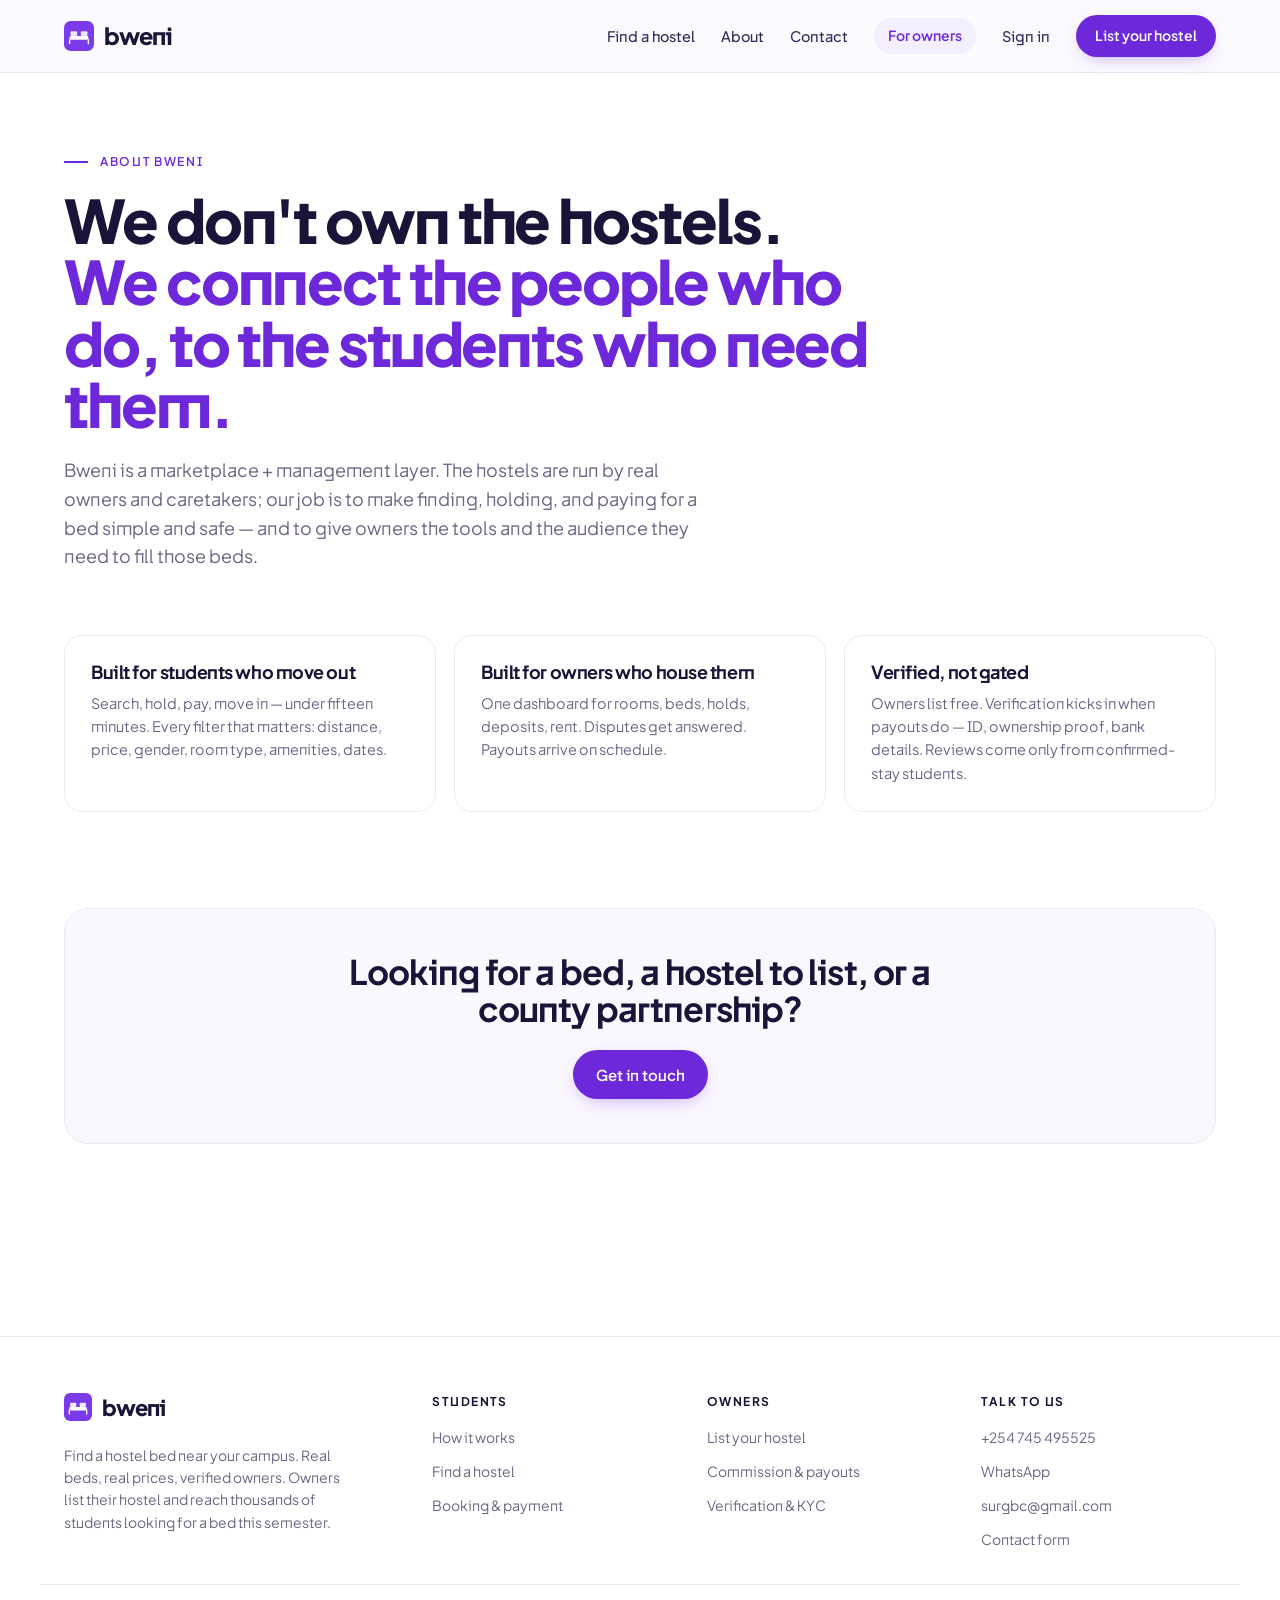
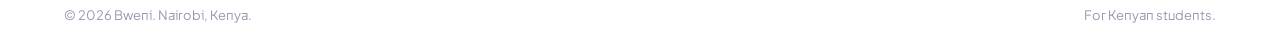
<file: about.html>
<!DOCTYPE html><!--MBNxIp3eaMna_3RTzvop9--><html lang="en"><head><meta charSet="utf-8"/><meta name="viewport" content="width=device-width, initial-scale=1"/><link rel="stylesheet" href="/_next/static/chunks/7668bafb55878e47.css" data-precedence="next"/><link rel="preload" as="script" fetchPriority="low" href="/_next/static/chunks/5bce68295c7f1f97.js"/><script src="/_next/static/chunks/391b5727e5bc11ec.js" async=""></script><script src="/_next/static/chunks/1c64b19886203277.js" async=""></script><script src="/_next/static/chunks/c44ba29902c6819e.js" async=""></script><script src="/_next/static/chunks/turbopack-5e5e5629a9695c20.js" async=""></script><script src="/_next/static/chunks/1964454f34f3a7ab.js" async=""></script><script src="/_next/static/chunks/6c33792a57a66467.js" async=""></script><script src="/_next/static/chunks/beefb697acdd731a.js" async=""></script><link rel="preload" href="https://fonts.googleapis.com/css2?family=Plus+Jakarta+Sans:wght@400;500;600;700;800&amp;family=IBM+Plex+Mono:wght@400;500&amp;display=swap" as="style"/><link rel="preconnect" href="https://fonts.googleapis.com"/><link rel="preconnect" href="https://fonts.gstatic.com" crossorigin=""/><meta name="theme-color" content="#7C3AED"/><meta name="color-scheme" content="light"/><title>About · Bweni</title><meta name="description" content="Bweni is a marketplace + management layer for Kenyan student hostels. We don&#x27;t own the hostels — we connect students to verified owners and handle the booking, payment, and dispute machinery in between."/><meta name="application-name" content="Bweni"/><link rel="manifest" href="/manifest.json"/><meta name="keywords" content="student hostels Kenya,hostel near campus,book hostel bed,university hostels,college accommodation Nairobi,list hostel Kenya"/><meta property="og:title" content="Bweni — Hostels near campus, booked in minutes."/><meta property="og:description" content="Find a hostel bed near your campus. Real beds, real prices, verified owners. Owners list their hostel and reach thousands of students looking for a bed this semester."/><meta property="og:url" content="https://bweni.cseco.co.ke"/><meta property="og:site_name" content="Bweni"/><meta property="og:locale" content="en_KE"/><meta property="og:image" content="https://bweni.cseco.co.ke/og-image.png"/><meta property="og:image:width" content="1200"/><meta property="og:image:height" content="630"/><meta property="og:image:alt" content="Bweni — Hostels near campus, booked in minutes."/><meta property="og:type" content="website"/><meta name="twitter:card" content="summary_large_image"/><meta name="twitter:title" content="Bweni — Hostels near campus, booked in minutes."/><meta name="twitter:description" content="Find a hostel bed near your campus. Real beds, real prices, verified owners. Owners list their hostel and reach thousands of students looking for a bed this semester."/><meta name="twitter:image" content="https://bweni.cseco.co.ke/og-image.png"/><link rel="icon" href="/favicon.svg" type="image/svg+xml"/><link rel="icon" href="/favicon.png" type="image/png" sizes="32x32"/><link rel="apple-touch-icon" href="/apple-touch-icon.png"/><link href="https://fonts.googleapis.com/css2?family=Plus+Jakarta+Sans:wght@400;500;600;700;800&amp;family=IBM+Plex+Mono:wght@400;500&amp;display=swap" rel="stylesheet"/><script src="/_next/static/chunks/a6dad97d9634a72d.js" noModule=""></script></head><body><div hidden=""><!--$--><!--/$--></div><header style="position:sticky;top:0;z-index:40;background:rgba(251, 250, 254, 0.85);backdrop-filter:saturate(140%) blur(8px);border-bottom:1px solid var(--color-line)"><div class="container-x" style="display:flex;align-items:center;justify-content:space-between;height:72px"><a style="display:inline-flex;align-items:center" href="/"><span class="inline-flex items-center gap-2.5 " aria-label="Bweni"><svg width="30" height="30" viewBox="0 0 64 64" xmlns="http://www.w3.org/2000/svg" role="img" aria-hidden="true"><rect width="64" height="64" rx="14" fill="#7C3AED"></rect><rect x="14" y="22" width="14" height="10" rx="2" fill="#EDE9FE"></rect><rect x="36" y="22" width="14" height="10" rx="2" fill="#EDE9FE"></rect><rect x="12" y="32" width="40" height="8" rx="3" fill="#FFFFFF"></rect><path d="M12 40 V48 M52 40 V48" stroke="#FFFFFF" stroke-width="3" stroke-linecap="round"></path></svg><span class="h-display" style="font-size:23.400000000000002px;color:var(--color-ink);letter-spacing:-0.045em;font-weight:800">bweni</span></span></a><nav style="display:flex;align-items:center;gap:26px;font-size:14.5px"><a style="color:var(--color-ink-soft);font-weight:500" href="/students">Find a hostel</a><a style="color:var(--color-ink-soft);font-weight:500" href="/about">About</a><a style="color:var(--color-ink-soft);font-weight:500" href="/contact">Contact</a><a class="nav-owner" href="/owners">For owners</a><a href="https://app.bweni.cseco.co.ke" style="color:var(--color-ink-soft);font-weight:500;font-size:14.5px">Sign in</a><a class="btn btn-primary" style="padding:9px 18px;font-size:14px" href="/owners#list">List your hostel</a></nav></div></header><main><section style="padding:72px 0 32px"><div class="container-x"><div class="section-anchor" style="margin-bottom:18px">About Bweni</div><h1 class="h-display" style="font-size:clamp(38px, 5.5vw, 60px);max-width:820px">We don&#x27;t own the hostels.<!-- --> <span style="color:var(--color-primary)">We connect the people who do, to the students who need them.</span></h1><p class="lede" style="margin-top:22px;max-width:660px">Bweni is a marketplace + management layer. The hostels are run by real owners and caretakers; our job is to make finding, holding, and paying for a bed simple and safe — and to give owners the tools and the audience they need to fill those beds.</p></div></section><section style="padding:32px 0 48px"><div class="container-x" style="display:grid;grid-template-columns:repeat(auto-fit, minmax(260px, 1fr));gap:18px"><div style="background:#fff;border:1px solid var(--color-line);border-radius:18px;padding:26px"><h3 class="h-section" style="font-size:18px;margin-bottom:10px">Built for students who move out</h3><p style="color:var(--color-muted);font-size:14.5px;line-height:1.6">Search, hold, pay, move in — under fifteen minutes. Every filter that matters: distance, price, gender, room type, amenities, dates.</p></div><div style="background:#fff;border:1px solid var(--color-line);border-radius:18px;padding:26px"><h3 class="h-section" style="font-size:18px;margin-bottom:10px">Built for owners who house them</h3><p style="color:var(--color-muted);font-size:14.5px;line-height:1.6">One dashboard for rooms, beds, holds, deposits, rent. Disputes get answered. Payouts arrive on schedule.</p></div><div style="background:#fff;border:1px solid var(--color-line);border-radius:18px;padding:26px"><h3 class="h-section" style="font-size:18px;margin-bottom:10px">Verified, not gated</h3><p style="color:var(--color-muted);font-size:14.5px;line-height:1.6">Owners list free. Verification kicks in when payouts do — ID, ownership proof, bank details. Reviews come only from confirmed-stay students.</p></div></div></section><section style="padding:48px 0 96px"><div class="container-x"><div style="background:var(--color-primary-tint);border:1px solid var(--color-line);border-radius:24px;padding:44px 36px;text-align:center"><h2 class="h-section" style="font-size:clamp(24px, 3vw, 34px);max-width:600px;margin:0 auto">Looking for a bed, a hostel to list, or a county partnership?</h2><div style="margin-top:22px"><a class="btn btn-primary" href="/contact">Get in touch</a></div></div></div></section><!--$--><!--/$--></main><footer style="background:#fff;border-top:1px solid var(--color-line);margin-top:96px"><div class="container-x" style="padding:56px 24px 32px;display:grid;grid-template-columns:1.4fr 1fr 1fr 1fr;gap:40px"><div><span class="inline-flex items-center gap-2.5 " aria-label="Bweni"><svg width="28" height="28" viewBox="0 0 64 64" xmlns="http://www.w3.org/2000/svg" role="img" aria-hidden="true"><rect width="64" height="64" rx="14" fill="#7C3AED"></rect><rect x="14" y="22" width="14" height="10" rx="2" fill="#EDE9FE"></rect><rect x="36" y="22" width="14" height="10" rx="2" fill="#EDE9FE"></rect><rect x="12" y="32" width="40" height="8" rx="3" fill="#FFFFFF"></rect><path d="M12 40 V48 M52 40 V48" stroke="#FFFFFF" stroke-width="3" stroke-linecap="round"></path></svg><span class="h-display" style="font-size:21.84px;color:var(--color-ink);letter-spacing:-0.045em;font-weight:800">bweni</span></span><p style="margin-top:16px;font-size:14px;line-height:1.6;color:var(--color-muted);max-width:280px">Find a hostel bed near your campus. Real beds, real prices, verified owners. Owners list their hostel and reach thousands of students looking for a bed this semester.</p></div><div><div style="font-size:12px;font-weight:700;letter-spacing:0.12em;text-transform:uppercase;color:var(--color-ink);margin-bottom:14px">Students</div><ul style="display:flex;flex-direction:column;gap:9px"><li><a style="color:var(--color-muted);font-size:14px" href="/students">How it works</a></li><li><a style="color:var(--color-muted);font-size:14px" href="/students#search">Find a hostel</a></li><li><a style="color:var(--color-muted);font-size:14px" href="/students#book">Booking &amp; payment</a></li></ul></div><div><div style="font-size:12px;font-weight:700;letter-spacing:0.12em;text-transform:uppercase;color:var(--color-ink);margin-bottom:14px">Owners</div><ul style="display:flex;flex-direction:column;gap:9px"><li><a style="color:var(--color-muted);font-size:14px" href="/owners">List your hostel</a></li><li><a style="color:var(--color-muted);font-size:14px" href="/owners#commission">Commission &amp; payouts</a></li><li><a style="color:var(--color-muted);font-size:14px" href="/owners#kyc">Verification &amp; KYC</a></li></ul></div><div><div style="font-size:12px;font-weight:700;letter-spacing:0.12em;text-transform:uppercase;color:var(--color-ink);margin-bottom:14px">Talk to us</div><ul style="display:flex;flex-direction:column;gap:9px"><li><a href="tel:+254745495525" style="color:var(--color-muted);font-size:14px">+254 745 495525</a></li><li><a href="https://wa.me/254745495525" style="color:var(--color-muted);font-size:14px">WhatsApp</a></li><li><a href="mailto:surgbc@gmail.com" style="color:var(--color-muted);font-size:14px">surgbc@gmail.com</a></li><li><a style="color:var(--color-muted);font-size:14px" href="/contact">Contact form</a></li></ul></div></div><div class="container-x" style="padding:20px 24px;border-top:1px solid var(--color-line);display:flex;justify-content:space-between;align-items:center;font-size:13px;color:var(--color-muted-2)"><span>© <!-- -->2026<!-- --> <!-- -->Bweni<!-- -->. <!-- -->Nairobi, Kenya<!-- -->.</span><span>For Kenyan students.</span></div></footer><script src="/_next/static/chunks/5bce68295c7f1f97.js" id="_R_" async=""></script><script>(self.__next_f=self.__next_f||[]).push([0])</script><script>self.__next_f.push([1,"1:\"$Sreact.fragment\"\n2:I[74426,[\"/_next/static/chunks/1964454f34f3a7ab.js\"],\"\"]\n3:I[92322,[\"/_next/static/chunks/6c33792a57a66467.js\",\"/_next/static/chunks/beefb697acdd731a.js\"],\"default\"]\n4:I[81409,[\"/_next/static/chunks/6c33792a57a66467.js\",\"/_next/static/chunks/beefb697acdd731a.js\"],\"default\"]\nf:I[60374,[\"/_next/static/chunks/6c33792a57a66467.js\",\"/_next/static/chunks/beefb697acdd731a.js\"],\"default\"]\n:HL[\"/_next/static/chunks/7668bafb55878e47.css\",\"style\"]\n:HL[\"https://fonts.googleapis.com/css2?family=Plus+Jakarta+Sans:wght@400;500;600;700;800\u0026family=IBM+Plex+Mono:wght@400;500\u0026display=swap\",\"style\"]\n"])</script><script>self.__next_f.push([1,"0:{\"P\":null,\"b\":\"MBNxIp3eaMna_3RTzvop9\",\"c\":[\"\",\"about\"],\"q\":\"\",\"i\":false,\"f\":[[[\"\",{\"children\":[\"about\",{\"children\":[\"__PAGE__\",{}]}]},\"$undefined\",\"$undefined\",true],[[\"$\",\"$1\",\"c\",{\"children\":[[[\"$\",\"link\",\"0\",{\"rel\":\"stylesheet\",\"href\":\"/_next/static/chunks/7668bafb55878e47.css\",\"precedence\":\"next\",\"crossOrigin\":\"$undefined\",\"nonce\":\"$undefined\"}],[\"$\",\"script\",\"script-0\",{\"src\":\"/_next/static/chunks/1964454f34f3a7ab.js\",\"async\":true,\"nonce\":\"$undefined\"}]],[\"$\",\"html\",null,{\"lang\":\"en\",\"children\":[[\"$\",\"head\",null,{\"children\":[[\"$\",\"link\",null,{\"rel\":\"preconnect\",\"href\":\"https://fonts.googleapis.com\"}],[\"$\",\"link\",null,{\"rel\":\"preconnect\",\"href\":\"https://fonts.gstatic.com\",\"crossOrigin\":\"\"}],[\"$\",\"link\",null,{\"href\":\"https://fonts.googleapis.com/css2?family=Plus+Jakarta+Sans:wght@400;500;600;700;800\u0026family=IBM+Plex+Mono:wght@400;500\u0026display=swap\",\"rel\":\"stylesheet\"}]]}],[\"$\",\"body\",null,{\"children\":[[\"$\",\"header\",null,{\"style\":{\"position\":\"sticky\",\"top\":0,\"zIndex\":40,\"background\":\"rgba(251, 250, 254, 0.85)\",\"backdropFilter\":\"saturate(140%) blur(8px)\",\"borderBottom\":\"1px solid var(--color-line)\"},\"children\":[\"$\",\"div\",null,{\"className\":\"container-x\",\"style\":{\"display\":\"flex\",\"alignItems\":\"center\",\"justifyContent\":\"space-between\",\"height\":72},\"children\":[[\"$\",\"$L2\",null,{\"href\":\"/\",\"style\":{\"display\":\"inline-flex\",\"alignItems\":\"center\"},\"children\":[\"$\",\"span\",null,{\"className\":\"inline-flex items-center gap-2.5 \",\"aria-label\":\"Bweni\",\"children\":[[\"$\",\"svg\",null,{\"width\":30,\"height\":30,\"viewBox\":\"0 0 64 64\",\"xmlns\":\"http://www.w3.org/2000/svg\",\"role\":\"img\",\"aria-hidden\":\"true\",\"children\":[[\"$\",\"rect\",null,{\"width\":\"64\",\"height\":\"64\",\"rx\":\"14\",\"fill\":\"#7C3AED\"}],[\"$\",\"rect\",null,{\"x\":\"14\",\"y\":\"22\",\"width\":\"14\",\"height\":\"10\",\"rx\":\"2\",\"fill\":\"#EDE9FE\"}],[\"$\",\"rect\",null,{\"x\":\"36\",\"y\":\"22\",\"width\":\"14\",\"height\":\"10\",\"rx\":\"2\",\"fill\":\"#EDE9FE\"}],[\"$\",\"rect\",null,{\"x\":\"12\",\"y\":\"32\",\"width\":\"40\",\"height\":\"8\",\"rx\":\"3\",\"fill\":\"#FFFFFF\"}],[\"$\",\"path\",null,{\"d\":\"M12 40 V48 M52 40 V48\",\"stroke\":\"#FFFFFF\",\"strokeWidth\":\"3\",\"strokeLinecap\":\"round\"}]]}],[\"$\",\"span\",null,{\"className\":\"h-display\",\"style\":{\"fontSize\":23.400000000000002,\"color\":\"var(--color-ink)\",\"letterSpacing\":\"-0.045em\",\"fontWeight\":800},\"children\":\"bweni\"}]]}]}],[\"$\",\"nav\",null,{\"style\":{\"display\":\"flex\",\"alignItems\":\"center\",\"gap\":26,\"fontSize\":14.5},\"children\":[[[\"$\",\"$L2\",\"/students\",{\"href\":\"/students\",\"style\":{\"color\":\"var(--color-ink-soft)\",\"fontWeight\":500},\"children\":\"Find a hostel\"}],[\"$\",\"$L2\",\"/about\",{\"href\":\"/about\",\"style\":{\"color\":\"var(--color-ink-soft)\",\"fontWeight\":500},\"children\":\"About\"}],[\"$\",\"$L2\",\"/contact\",{\"href\":\"/contact\",\"style\":{\"color\":\"var(--color-ink-soft)\",\"fontWeight\":500},\"children\":\"Contact\"}]],[\"$\",\"$L2\",null,{\"href\":\"/owners\",\"className\":\"nav-owner\",\"children\":\"For owners\"}],[\"$\",\"a\",null,{\"href\":\"https://app.bweni.cseco.co.ke\",\"style\":{\"color\":\"var(--color-ink-soft)\",\"fontWeight\":500,\"fontSize\":14.5},\"children\":\"Sign in\"}],[\"$\",\"$L2\",null,{\"href\":\"/owners#list\",\"className\":\"btn btn-primary\",\"style\":{\"padding\":\"9px 18px\",\"fontSize\":14},\"children\":\"List your hostel\"}]]}]]}]}],[\"$\",\"main\",null,{\"children\":[\"$\",\"$L3\",null,{\"parallelRouterKey\":\"children\",\"error\":\"$undefined\",\"errorStyles\":\"$undefined\",\"errorScripts\":\"$undefined\",\"template\":[\"$\",\"$L4\",null,{}],\"templateStyles\":\"$undefined\",\"templateScripts\":\"$undefined\",\"notFound\":[[[\"$\",\"title\",null,{\"children\":\"404: This page could not be found.\"}],[\"$\",\"div\",null,{\"style\":{\"fontFamily\":\"system-ui,\\\"Segoe UI\\\",Roboto,Helvetica,Arial,sans-serif,\\\"Apple Color Emoji\\\",\\\"Segoe UI Emoji\\\"\",\"height\":\"100vh\",\"textAlign\":\"center\",\"display\":\"flex\",\"flexDirection\":\"column\",\"alignItems\":\"center\",\"justifyContent\":\"center\"},\"children\":[\"$\",\"div\",null,{\"children\":[[\"$\",\"style\",null,{\"dangerouslySetInnerHTML\":{\"__html\":\"body{color:#000;background:#fff;margin:0}.next-error-h1{border-right:1px solid rgba(0,0,0,.3)}@media (prefers-color-scheme:dark){body{color:#fff;background:#000}.next-error-h1{border-right:1px solid rgba(255,255,255,.3)}}\"}}],[\"$\",\"h1\",null,{\"className\":\"next-error-h1\",\"style\":{\"display\":\"inline-block\",\"margin\":\"0 20px 0 0\",\"padding\":\"0 23px 0 0\",\"fontSize\":24,\"fontWeight\":500,\"verticalAlign\":\"top\",\"lineHeight\":\"49px\"},\"children\":404}],[\"$\",\"div\",null,{\"style\":{\"display\":\"inline-block\"},\"children\":[\"$\",\"h2\",null,{\"style\":{\"fontSize\":14,\"fontWeight\":400,\"lineHeight\":\"49px\",\"margin\":0},\"children\":\"This page could not be found.\"}]}]]}]}]],[]],\"forbidden\":\"$undefined\",\"unauthorized\":\"$undefined\"}]}],[\"$\",\"footer\",null,{\"style\":{\"background\":\"#fff\",\"borderTop\":\"1px solid var(--color-line)\",\"marginTop\":96},\"children\":[[\"$\",\"div\",null,{\"className\":\"container-x\",\"style\":{\"padding\":\"56px 24px 32px\",\"display\":\"grid\",\"gridTemplateColumns\":\"1.4fr 1fr 1fr 1fr\",\"gap\":40},\"children\":[[\"$\",\"div\",null,{\"children\":[[\"$\",\"span\",null,{\"className\":\"inline-flex items-center gap-2.5 \",\"aria-label\":\"Bweni\",\"children\":[\"$L5\",\"$L6\"]}],\"$L7\"]}],\"$L8\",\"$L9\",\"$La\"]}],\"$Lb\"]}]]}]]}]]}],{\"children\":[\"$Lc\",{\"children\":[\"$Ld\",{},null,false,false]},null,false,false]},null,false,false],\"$Le\",false]],\"m\":\"$undefined\",\"G\":[\"$f\",[]],\"S\":true}\n"])</script><script>self.__next_f.push([1,"10:I[19091,[\"/_next/static/chunks/6c33792a57a66467.js\",\"/_next/static/chunks/beefb697acdd731a.js\"],\"OutletBoundary\"]\n11:\"$Sreact.suspense\"\n13:I[19091,[\"/_next/static/chunks/6c33792a57a66467.js\",\"/_next/static/chunks/beefb697acdd731a.js\"],\"ViewportBoundary\"]\n15:I[19091,[\"/_next/static/chunks/6c33792a57a66467.js\",\"/_next/static/chunks/beefb697acdd731a.js\"],\"MetadataBoundary\"]\n5:[\"$\",\"svg\",null,{\"width\":28,\"height\":28,\"viewBox\":\"0 0 64 64\",\"xmlns\":\"http://www.w3.org/2000/svg\",\"role\":\"img\",\"aria-hidden\":\"true\",\"children\":[[\"$\",\"rect\",null,{\"width\":\"64\",\"height\":\"64\",\"rx\":\"14\",\"fill\":\"#7C3AED\"}],[\"$\",\"rect\",null,{\"x\":\"14\",\"y\":\"22\",\"width\":\"14\",\"height\":\"10\",\"rx\":\"2\",\"fill\":\"#EDE9FE\"}],[\"$\",\"rect\",null,{\"x\":\"36\",\"y\":\"22\",\"width\":\"14\",\"height\":\"10\",\"rx\":\"2\",\"fill\":\"#EDE9FE\"}],[\"$\",\"rect\",null,{\"x\":\"12\",\"y\":\"32\",\"width\":\"40\",\"height\":\"8\",\"rx\":\"3\",\"fill\":\"#FFFFFF\"}],[\"$\",\"path\",null,{\"d\":\"M12 40 V48 M52 40 V48\",\"stroke\":\"#FFFFFF\",\"strokeWidth\":\"3\",\"strokeLinecap\":\"round\"}]]}]\n6:[\"$\",\"span\",null,{\"className\":\"h-display\",\"style\":{\"fontSize\":21.84,\"color\":\"var(--color-ink)\",\"letterSpacing\":\"-0.045em\",\"fontWeight\":800},\"children\":\"bweni\"}]\n7:[\"$\",\"p\",null,{\"style\":{\"marginTop\":16,\"fontSize\":14,\"lineHeight\":1.6,\"color\":\"var(--color-muted)\",\"maxWidth\":280},\"children\":\"Find a hostel bed near your campus. Real beds, real prices, verified owners. Owners list their hostel and reach thousands of students looking for a bed this semester.\"}]\n8:[\"$\",\"div\",null,{\"children\":[[\"$\",\"div\",null,{\"style\":{\"fontSize\":12,\"fontWeight\":700,\"letterSpacing\":\"0.12em\",\"textTransform\":\"uppercase\",\"color\":\"var(--color-ink)\",\"marginBottom\":14},\"children\":\"Students\"}],[\"$\",\"ul\",null,{\"style\":{\"display\":\"flex\",\"flexDirection\":\"column\",\"gap\":9},\"children\":[[\"$\",\"li\",\"/studentsHow it works\",{\"children\":[\"$\",\"$L2\",null,{\"href\":\"/students\",\"style\":{\"color\":\"var(--color-muted)\",\"fontSize\":14},\"children\":\"How it works\"}]}],[\"$\",\"li\",\"/students#searchFind a hostel\",{\"children\":[\"$\",\"$L2\",null,{\"href\":\"/students#search\",\"style\":{\"color\":\"var(--color-muted)\",\"fontSize\":14},\"children\":\"Find a hostel\"}]}],[\"$\",\"li\",\"/students#bookBooking \u0026 payment\",{\"children\":[\"$\",\"$L2\",null,{\"href\":\"/students#book\",\"style\":{\"color\":\"var(--color-muted)\",\"fontSize\":14},\"children\":\"Booking \u0026 payment\"}]}]]}]]}]\n9:[\"$\",\"div\",null,{\"children\":[[\"$\",\"div\",null,{\"style\":{\"fontSize\":12,\"fontWeight\":700,\"letterSpacing\":\"0.12em\",\"textTransform\":\"uppercase\",\"color\":\"var(--color-ink)\",\"marginBottom\":14},\"children\":\"Owners\"}],[\"$\",\"ul\",null,{\"style\":{\"display\":\"flex\",\"flexDirection\":\"column\",\"gap\":9},\"children\":[[\"$\",\"li\",\"/ownersList your hostel\",{\"children\":[\"$\",\"$L2\",null,{\"href\":\"/owners\",\"style\":{\"color\":\"var(--color-muted)\",\"fontSize\":14},\"children\":\"List your hostel\"}]}],[\"$\",\"li\",\"/owners#commissionCommission \u0026 payouts\",{\"children\":[\"$\",\"$L2\",null,{\"href\":\"/owners#commission\",\"style\":{\"color\":\"var(--color-muted)\",\"fontSize\":14},\"children\":\"Commission \u0026 payouts\"}]}],[\"$\",\"li\",\"/owners#kycVerification \u0026 KYC\",{\"children\":[\"$\",\"$L2\",null,{\"href\":\"/owners#kyc\",\"style\":{\"color\":\"var(--color-muted)\",\"fontSize\":14},\"children\":\"Verification \u0026 KYC\"}]}]]}]]}]\na:[\"$\",\"div\",null,{\"children\":[[\"$\",\"div\",null,{\"style\":{\"fontSize\":12,\"fontWeight\":700,\"letterSpacing\":\"0.12em\",\"textTransform\":\"uppercase\",\"color\":\"var(--color-ink)\",\"marginBottom\":14},\"children\":\"Talk to us\"}],[\"$\",\"ul\",null,{\"style\":{\"display\":\"flex\",\"flexDirection\":\"column\",\"gap\":9},\"children\":[[\"$\",\"li\",\"tel:+254745495525+254 745 495525\",{\"children\":[\"$\",\"a\",null,{\"href\":\"tel:+254745495525\",\"style\":{\"color\":\"var(--color-muted)\",\"fontSize\":14},\"children\":\"+254 745 495525\"}]}],[\"$\",\"li\",\"https://wa.me/254745495525WhatsApp\",{\"children\":[\"$\",\"a\",null,{\"href\":\"https://wa.me/254745495525\",\"style\":{\"color\":\"var(--color-muted)\",\"fontSize\":14},\"children\":\"WhatsApp\"}]}],[\"$\",\"li\",\"mailto:surgbc@gmail.comsurgbc@gmail.com\",{\"children\":[\"$\",\"a\",null,{\"href\":\"mailto:surgbc@gmail.com\",\"style\":{\"color\":\"var(--color-muted)\",\"fontSize\":14},\"children\":\"surgbc@gmail.com\"}]}],[\"$\",\"li\",\"/contactContact form\",{\"children\":[\"$\",\"$L2\",null,{\"href\":\"/contact\",\"style\":{\""])</script><script>self.__next_f.push([1,"color\":\"var(--color-muted)\",\"fontSize\":14},\"children\":\"Contact form\"}]}]]}]]}]\nb:[\"$\",\"div\",null,{\"className\":\"container-x\",\"style\":{\"padding\":\"20px 24px\",\"borderTop\":\"1px solid var(--color-line)\",\"display\":\"flex\",\"justifyContent\":\"space-between\",\"alignItems\":\"center\",\"fontSize\":13,\"color\":\"var(--color-muted-2)\"},\"children\":[[\"$\",\"span\",null,{\"children\":[\"© \",2026,\" \",\"Bweni\",\". \",\"Nairobi, Kenya\",\".\"]}],[\"$\",\"span\",null,{\"children\":\"For Kenyan students.\"}]]}]\nc:[\"$\",\"$1\",\"c\",{\"children\":[null,[\"$\",\"$L3\",null,{\"parallelRouterKey\":\"children\",\"error\":\"$undefined\",\"errorStyles\":\"$undefined\",\"errorScripts\":\"$undefined\",\"template\":[\"$\",\"$L4\",null,{}],\"templateStyles\":\"$undefined\",\"templateScripts\":\"$undefined\",\"notFound\":\"$undefined\",\"forbidden\":\"$undefined\",\"unauthorized\":\"$undefined\"}]]}]\n"])</script><script>self.__next_f.push([1,"d:[\"$\",\"$1\",\"c\",{\"children\":[[[\"$\",\"section\",null,{\"style\":{\"padding\":\"72px 0 32px\"},\"children\":[\"$\",\"div\",null,{\"className\":\"container-x\",\"children\":[[\"$\",\"div\",null,{\"className\":\"section-anchor\",\"style\":{\"marginBottom\":18},\"children\":\"About Bweni\"}],[\"$\",\"h1\",null,{\"className\":\"h-display\",\"style\":{\"fontSize\":\"clamp(38px, 5.5vw, 60px)\",\"maxWidth\":820},\"children\":[\"We don't own the hostels.\",\" \",[\"$\",\"span\",null,{\"style\":{\"color\":\"var(--color-primary)\"},\"children\":\"We connect the people who do, to the students who need them.\"}]]}],[\"$\",\"p\",null,{\"className\":\"lede\",\"style\":{\"marginTop\":22,\"maxWidth\":660},\"children\":\"Bweni is a marketplace + management layer. The hostels are run by real owners and caretakers; our job is to make finding, holding, and paying for a bed simple and safe — and to give owners the tools and the audience they need to fill those beds.\"}]]}]}],[\"$\",\"section\",null,{\"style\":{\"padding\":\"32px 0 48px\"},\"children\":[\"$\",\"div\",null,{\"className\":\"container-x\",\"style\":{\"display\":\"grid\",\"gridTemplateColumns\":\"repeat(auto-fit, minmax(260px, 1fr))\",\"gap\":18},\"children\":[[\"$\",\"div\",null,{\"style\":{\"background\":\"#fff\",\"border\":\"1px solid var(--color-line)\",\"borderRadius\":18,\"padding\":26},\"children\":[[\"$\",\"h3\",null,{\"className\":\"h-section\",\"style\":{\"fontSize\":18,\"marginBottom\":10},\"children\":\"Built for students who move out\"}],[\"$\",\"p\",null,{\"style\":{\"color\":\"var(--color-muted)\",\"fontSize\":14.5,\"lineHeight\":1.6},\"children\":\"Search, hold, pay, move in — under fifteen minutes. Every filter that matters: distance, price, gender, room type, amenities, dates.\"}]]}],[\"$\",\"div\",null,{\"style\":{\"background\":\"#fff\",\"border\":\"1px solid var(--color-line)\",\"borderRadius\":18,\"padding\":26},\"children\":[[\"$\",\"h3\",null,{\"className\":\"h-section\",\"style\":{\"fontSize\":18,\"marginBottom\":10},\"children\":\"Built for owners who house them\"}],[\"$\",\"p\",null,{\"style\":{\"color\":\"var(--color-muted)\",\"fontSize\":14.5,\"lineHeight\":1.6},\"children\":\"One dashboard for rooms, beds, holds, deposits, rent. Disputes get answered. Payouts arrive on schedule.\"}]]}],[\"$\",\"div\",null,{\"style\":{\"background\":\"#fff\",\"border\":\"1px solid var(--color-line)\",\"borderRadius\":18,\"padding\":26},\"children\":[[\"$\",\"h3\",null,{\"className\":\"h-section\",\"style\":{\"fontSize\":18,\"marginBottom\":10},\"children\":\"Verified, not gated\"}],[\"$\",\"p\",null,{\"style\":{\"color\":\"var(--color-muted)\",\"fontSize\":14.5,\"lineHeight\":1.6},\"children\":\"Owners list free. Verification kicks in when payouts do — ID, ownership proof, bank details. Reviews come only from confirmed-stay students.\"}]]}]]}]}],[\"$\",\"section\",null,{\"style\":{\"padding\":\"48px 0 96px\"},\"children\":[\"$\",\"div\",null,{\"className\":\"container-x\",\"children\":[\"$\",\"div\",null,{\"style\":{\"background\":\"var(--color-primary-tint)\",\"border\":\"1px solid var(--color-line)\",\"borderRadius\":24,\"padding\":\"44px 36px\",\"textAlign\":\"center\"},\"children\":[[\"$\",\"h2\",null,{\"className\":\"h-section\",\"style\":{\"fontSize\":\"clamp(24px, 3vw, 34px)\",\"maxWidth\":600,\"margin\":\"0 auto\"},\"children\":\"Looking for a bed, a hostel to list, or a county partnership?\"}],[\"$\",\"div\",null,{\"style\":{\"marginTop\":22},\"children\":[\"$\",\"$L2\",null,{\"href\":\"/contact\",\"className\":\"btn btn-primary\",\"children\":\"Get in touch\"}]}]]}]}]}]],null,[\"$\",\"$L10\",null,{\"children\":[\"$\",\"$11\",null,{\"name\":\"Next.MetadataOutlet\",\"children\":\"$@12\"}]}]]}]\n"])</script><script>self.__next_f.push([1,"e:[\"$\",\"$1\",\"h\",{\"children\":[null,[\"$\",\"$L13\",null,{\"children\":\"$@14\"}],[\"$\",\"div\",null,{\"hidden\":true,\"children\":[\"$\",\"$L15\",null,{\"children\":[\"$\",\"$11\",null,{\"name\":\"Next.Metadata\",\"children\":\"$@16\"}]}]}],null]}]\n"])</script><script>self.__next_f.push([1,"14:[[\"$\",\"meta\",\"0\",{\"charSet\":\"utf-8\"}],[\"$\",\"meta\",\"1\",{\"name\":\"viewport\",\"content\":\"width=device-width, initial-scale=1\"}],[\"$\",\"meta\",\"2\",{\"name\":\"theme-color\",\"content\":\"#7C3AED\"}],[\"$\",\"meta\",\"3\",{\"name\":\"color-scheme\",\"content\":\"light\"}]]\n"])</script><script>self.__next_f.push([1,"17:I[51042,[\"/_next/static/chunks/6c33792a57a66467.js\",\"/_next/static/chunks/beefb697acdd731a.js\"],\"IconMark\"]\n"])</script><script>self.__next_f.push([1,"16:[[\"$\",\"title\",\"0\",{\"children\":\"About · Bweni\"}],[\"$\",\"meta\",\"1\",{\"name\":\"description\",\"content\":\"Bweni is a marketplace + management layer for Kenyan student hostels. We don't own the hostels — we connect students to verified owners and handle the booking, payment, and dispute machinery in between.\"}],[\"$\",\"meta\",\"2\",{\"name\":\"application-name\",\"content\":\"Bweni\"}],[\"$\",\"link\",\"3\",{\"rel\":\"manifest\",\"href\":\"/manifest.json\",\"crossOrigin\":\"$undefined\"}],[\"$\",\"meta\",\"4\",{\"name\":\"keywords\",\"content\":\"student hostels Kenya,hostel near campus,book hostel bed,university hostels,college accommodation Nairobi,list hostel Kenya\"}],[\"$\",\"meta\",\"5\",{\"property\":\"og:title\",\"content\":\"Bweni — Hostels near campus, booked in minutes.\"}],[\"$\",\"meta\",\"6\",{\"property\":\"og:description\",\"content\":\"Find a hostel bed near your campus. Real beds, real prices, verified owners. Owners list their hostel and reach thousands of students looking for a bed this semester.\"}],[\"$\",\"meta\",\"7\",{\"property\":\"og:url\",\"content\":\"https://bweni.cseco.co.ke\"}],[\"$\",\"meta\",\"8\",{\"property\":\"og:site_name\",\"content\":\"Bweni\"}],[\"$\",\"meta\",\"9\",{\"property\":\"og:locale\",\"content\":\"en_KE\"}],[\"$\",\"meta\",\"10\",{\"property\":\"og:image\",\"content\":\"https://bweni.cseco.co.ke/og-image.png\"}],[\"$\",\"meta\",\"11\",{\"property\":\"og:image:width\",\"content\":\"1200\"}],[\"$\",\"meta\",\"12\",{\"property\":\"og:image:height\",\"content\":\"630\"}],[\"$\",\"meta\",\"13\",{\"property\":\"og:image:alt\",\"content\":\"Bweni — Hostels near campus, booked in minutes.\"}],[\"$\",\"meta\",\"14\",{\"property\":\"og:type\",\"content\":\"website\"}],[\"$\",\"meta\",\"15\",{\"name\":\"twitter:card\",\"content\":\"summary_large_image\"}],[\"$\",\"meta\",\"16\",{\"name\":\"twitter:title\",\"content\":\"Bweni — Hostels near campus, booked in minutes.\"}],[\"$\",\"meta\",\"17\",{\"name\":\"twitter:description\",\"content\":\"Find a hostel bed near your campus. Real beds, real prices, verified owners. Owners list their hostel and reach thousands of students looking for a bed this semester.\"}],[\"$\",\"meta\",\"18\",{\"name\":\"twitter:image\",\"content\":\"https://bweni.cseco.co.ke/og-image.png\"}],[\"$\",\"link\",\"19\",{\"rel\":\"icon\",\"href\":\"/favicon.svg\",\"type\":\"image/svg+xml\"}],[\"$\",\"link\",\"20\",{\"rel\":\"icon\",\"href\":\"/favicon.png\",\"type\":\"image/png\",\"sizes\":\"32x32\"}],[\"$\",\"link\",\"21\",{\"rel\":\"apple-touch-icon\",\"href\":\"/apple-touch-icon.png\"}],[\"$\",\"$L17\",\"22\",{}]]\n"])</script><script>self.__next_f.push([1,"12:null\n"])</script></body></html>
</file>
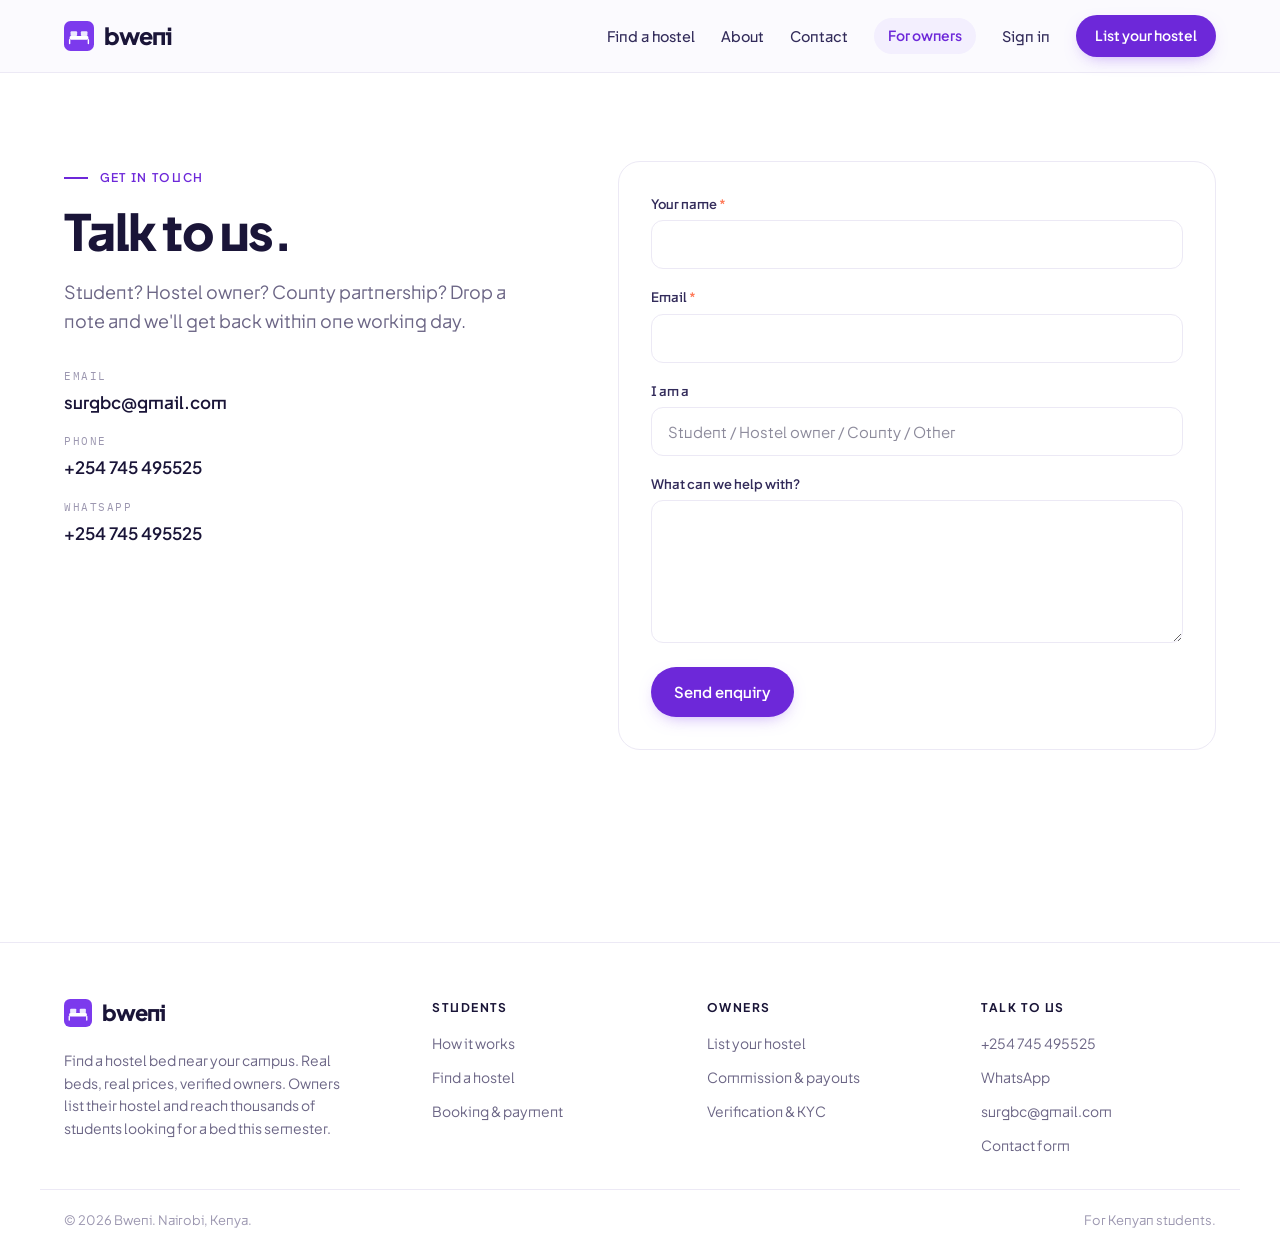
<file: contact.html>
<!DOCTYPE html><!--MBNxIp3eaMna_3RTzvop9--><html lang="en"><head><meta charSet="utf-8"/><meta name="viewport" content="width=device-width, initial-scale=1"/><link rel="stylesheet" href="/_next/static/chunks/7668bafb55878e47.css" data-precedence="next"/><link rel="preload" as="script" fetchPriority="low" href="/_next/static/chunks/5bce68295c7f1f97.js"/><script src="/_next/static/chunks/391b5727e5bc11ec.js" async=""></script><script src="/_next/static/chunks/1c64b19886203277.js" async=""></script><script src="/_next/static/chunks/c44ba29902c6819e.js" async=""></script><script src="/_next/static/chunks/turbopack-5e5e5629a9695c20.js" async=""></script><script src="/_next/static/chunks/1964454f34f3a7ab.js" async=""></script><script src="/_next/static/chunks/6c33792a57a66467.js" async=""></script><script src="/_next/static/chunks/beefb697acdd731a.js" async=""></script><script src="/_next/static/chunks/6ba31580ab19c23d.js" async=""></script><link rel="preload" href="https://fonts.googleapis.com/css2?family=Plus+Jakarta+Sans:wght@400;500;600;700;800&amp;family=IBM+Plex+Mono:wght@400;500&amp;display=swap" as="style"/><link rel="preconnect" href="https://fonts.googleapis.com"/><link rel="preconnect" href="https://fonts.gstatic.com" crossorigin=""/><meta name="theme-color" content="#7C3AED"/><meta name="color-scheme" content="light"/><title>Contact · Bweni</title><meta name="description" content="Find a hostel bed near your campus. Real beds, real prices, verified owners. Owners list their hostel and reach thousands of students looking for a bed this semester."/><meta name="application-name" content="Bweni"/><link rel="manifest" href="/manifest.json"/><meta name="keywords" content="student hostels Kenya,hostel near campus,book hostel bed,university hostels,college accommodation Nairobi,list hostel Kenya"/><meta property="og:title" content="Bweni — Hostels near campus, booked in minutes."/><meta property="og:description" content="Find a hostel bed near your campus. Real beds, real prices, verified owners. Owners list their hostel and reach thousands of students looking for a bed this semester."/><meta property="og:url" content="https://bweni.cseco.co.ke"/><meta property="og:site_name" content="Bweni"/><meta property="og:locale" content="en_KE"/><meta property="og:image" content="https://bweni.cseco.co.ke/og-image.png"/><meta property="og:image:width" content="1200"/><meta property="og:image:height" content="630"/><meta property="og:image:alt" content="Bweni — Hostels near campus, booked in minutes."/><meta property="og:type" content="website"/><meta name="twitter:card" content="summary_large_image"/><meta name="twitter:title" content="Bweni — Hostels near campus, booked in minutes."/><meta name="twitter:description" content="Find a hostel bed near your campus. Real beds, real prices, verified owners. Owners list their hostel and reach thousands of students looking for a bed this semester."/><meta name="twitter:image" content="https://bweni.cseco.co.ke/og-image.png"/><link rel="icon" href="/favicon.svg" type="image/svg+xml"/><link rel="icon" href="/favicon.png" type="image/png" sizes="32x32"/><link rel="apple-touch-icon" href="/apple-touch-icon.png"/><link href="https://fonts.googleapis.com/css2?family=Plus+Jakarta+Sans:wght@400;500;600;700;800&amp;family=IBM+Plex+Mono:wght@400;500&amp;display=swap" rel="stylesheet"/><script src="/_next/static/chunks/a6dad97d9634a72d.js" noModule=""></script></head><body><div hidden=""><!--$--><!--/$--></div><header style="position:sticky;top:0;z-index:40;background:rgba(251, 250, 254, 0.85);backdrop-filter:saturate(140%) blur(8px);border-bottom:1px solid var(--color-line)"><div class="container-x" style="display:flex;align-items:center;justify-content:space-between;height:72px"><a style="display:inline-flex;align-items:center" href="/"><span class="inline-flex items-center gap-2.5 " aria-label="Bweni"><svg width="30" height="30" viewBox="0 0 64 64" xmlns="http://www.w3.org/2000/svg" role="img" aria-hidden="true"><rect width="64" height="64" rx="14" fill="#7C3AED"></rect><rect x="14" y="22" width="14" height="10" rx="2" fill="#EDE9FE"></rect><rect x="36" y="22" width="14" height="10" rx="2" fill="#EDE9FE"></rect><rect x="12" y="32" width="40" height="8" rx="3" fill="#FFFFFF"></rect><path d="M12 40 V48 M52 40 V48" stroke="#FFFFFF" stroke-width="3" stroke-linecap="round"></path></svg><span class="h-display" style="font-size:23.400000000000002px;color:var(--color-ink);letter-spacing:-0.045em;font-weight:800">bweni</span></span></a><nav style="display:flex;align-items:center;gap:26px;font-size:14.5px"><a style="color:var(--color-ink-soft);font-weight:500" href="/students">Find a hostel</a><a style="color:var(--color-ink-soft);font-weight:500" href="/about">About</a><a style="color:var(--color-ink-soft);font-weight:500" href="/contact">Contact</a><a class="nav-owner" href="/owners">For owners</a><a href="https://app.bweni.cseco.co.ke" style="color:var(--color-ink-soft);font-weight:500;font-size:14.5px">Sign in</a><a class="btn btn-primary" style="padding:9px 18px;font-size:14px" href="/owners#list">List your hostel</a></nav></div></header><main><section style="padding:88px 0 96px"><div class="container-x" style="display:grid;grid-template-columns:1fr 1.2fr;gap:56px"><div><div class="section-anchor" style="margin-bottom:18px">Get in touch</div><h1 class="h-display" style="font-size:clamp(34px, 4.5vw, 50px);max-width:460px">Talk to us.</h1><p class="lede" style="margin-top:22px;max-width:460px">Student? Hostel owner? County partnership? Drop a note and we&#x27;ll get back within one working day.</p><div style="margin-top:32px;display:flex;flex-direction:column;gap:18px"><a href="mailto:surgbc@gmail.com" style="color:inherit"><div class="mono" style="font-size:11px;letter-spacing:0.14em;text-transform:uppercase;color:var(--color-muted-2);margin-bottom:4px">Email</div><div style="font-size:17px;font-weight:600;color:var(--color-ink)">surgbc@gmail.com</div></a><a href="tel:+254745495525" style="color:inherit"><div class="mono" style="font-size:11px;letter-spacing:0.14em;text-transform:uppercase;color:var(--color-muted-2);margin-bottom:4px">Phone</div><div style="font-size:17px;font-weight:600;color:var(--color-ink)">+254 745 495525</div></a><a href="https://wa.me/254745495525" style="color:inherit"><div class="mono" style="font-size:11px;letter-spacing:0.14em;text-transform:uppercase;color:var(--color-muted-2);margin-bottom:4px">WhatsApp</div><div style="font-size:17px;font-weight:600;color:var(--color-ink)">+254 745 495525</div></a></div></div><div><div style="background:#fff;border:1px solid var(--color-line);border-radius:22px;padding:32px"><form style="display:flex;flex-direction:column;gap:18px" action="https://formsubmit.co/surgbc@gmail.com" method="POST"><input type="hidden" name="_subject" value="New Bweni enquiry"/><input type="hidden" name="_captcha" value="false"/><input type="hidden" name="_template" value="table"/><input type="hidden" name="_next" value="https://bweni.cseco.co.ke/contact?sent=1"/><input type="text" style="display:none" tabindex="-1" autoComplete="off" name="_honey"/><div><label for="name">Your name<span style="color:var(--color-accent)"> *</span></label><input id="name" type="text" required="" name="name"/></div><div><label for="email">Email<span style="color:var(--color-accent)"> *</span></label><input id="email" type="email" required="" name="email"/></div><div><label for="role">I am a</label><input id="role" type="text" placeholder="Student / Hostel owner / County / Other" name="role"/></div><div><label for="message">What can we help with?</label><textarea id="message" name="message" rows="5" required=""></textarea></div><button type="submit" class="btn btn-primary" style="align-self:flex-start">Send enquiry</button></form></div></div></div></section><!--$--><!--/$--></main><footer style="background:#fff;border-top:1px solid var(--color-line);margin-top:96px"><div class="container-x" style="padding:56px 24px 32px;display:grid;grid-template-columns:1.4fr 1fr 1fr 1fr;gap:40px"><div><span class="inline-flex items-center gap-2.5 " aria-label="Bweni"><svg width="28" height="28" viewBox="0 0 64 64" xmlns="http://www.w3.org/2000/svg" role="img" aria-hidden="true"><rect width="64" height="64" rx="14" fill="#7C3AED"></rect><rect x="14" y="22" width="14" height="10" rx="2" fill="#EDE9FE"></rect><rect x="36" y="22" width="14" height="10" rx="2" fill="#EDE9FE"></rect><rect x="12" y="32" width="40" height="8" rx="3" fill="#FFFFFF"></rect><path d="M12 40 V48 M52 40 V48" stroke="#FFFFFF" stroke-width="3" stroke-linecap="round"></path></svg><span class="h-display" style="font-size:21.84px;color:var(--color-ink);letter-spacing:-0.045em;font-weight:800">bweni</span></span><p style="margin-top:16px;font-size:14px;line-height:1.6;color:var(--color-muted);max-width:280px">Find a hostel bed near your campus. Real beds, real prices, verified owners. Owners list their hostel and reach thousands of students looking for a bed this semester.</p></div><div><div style="font-size:12px;font-weight:700;letter-spacing:0.12em;text-transform:uppercase;color:var(--color-ink);margin-bottom:14px">Students</div><ul style="display:flex;flex-direction:column;gap:9px"><li><a style="color:var(--color-muted);font-size:14px" href="/students">How it works</a></li><li><a style="color:var(--color-muted);font-size:14px" href="/students#search">Find a hostel</a></li><li><a style="color:var(--color-muted);font-size:14px" href="/students#book">Booking &amp; payment</a></li></ul></div><div><div style="font-size:12px;font-weight:700;letter-spacing:0.12em;text-transform:uppercase;color:var(--color-ink);margin-bottom:14px">Owners</div><ul style="display:flex;flex-direction:column;gap:9px"><li><a style="color:var(--color-muted);font-size:14px" href="/owners">List your hostel</a></li><li><a style="color:var(--color-muted);font-size:14px" href="/owners#commission">Commission &amp; payouts</a></li><li><a style="color:var(--color-muted);font-size:14px" href="/owners#kyc">Verification &amp; KYC</a></li></ul></div><div><div style="font-size:12px;font-weight:700;letter-spacing:0.12em;text-transform:uppercase;color:var(--color-ink);margin-bottom:14px">Talk to us</div><ul style="display:flex;flex-direction:column;gap:9px"><li><a href="tel:+254745495525" style="color:var(--color-muted);font-size:14px">+254 745 495525</a></li><li><a href="https://wa.me/254745495525" style="color:var(--color-muted);font-size:14px">WhatsApp</a></li><li><a href="mailto:surgbc@gmail.com" style="color:var(--color-muted);font-size:14px">surgbc@gmail.com</a></li><li><a style="color:var(--color-muted);font-size:14px" href="/contact">Contact form</a></li></ul></div></div><div class="container-x" style="padding:20px 24px;border-top:1px solid var(--color-line);display:flex;justify-content:space-between;align-items:center;font-size:13px;color:var(--color-muted-2)"><span>© <!-- -->2026<!-- --> <!-- -->Bweni<!-- -->. <!-- -->Nairobi, Kenya<!-- -->.</span><span>For Kenyan students.</span></div></footer><script src="/_next/static/chunks/5bce68295c7f1f97.js" id="_R_" async=""></script><script>(self.__next_f=self.__next_f||[]).push([0])</script><script>self.__next_f.push([1,"1:\"$Sreact.fragment\"\n2:I[74426,[\"/_next/static/chunks/1964454f34f3a7ab.js\"],\"\"]\n3:I[92322,[\"/_next/static/chunks/6c33792a57a66467.js\",\"/_next/static/chunks/beefb697acdd731a.js\"],\"default\"]\n4:I[81409,[\"/_next/static/chunks/6c33792a57a66467.js\",\"/_next/static/chunks/beefb697acdd731a.js\"],\"default\"]\nf:I[60374,[\"/_next/static/chunks/6c33792a57a66467.js\",\"/_next/static/chunks/beefb697acdd731a.js\"],\"default\"]\n:HL[\"/_next/static/chunks/7668bafb55878e47.css\",\"style\"]\n:HL[\"https://fonts.googleapis.com/css2?family=Plus+Jakarta+Sans:wght@400;500;600;700;800\u0026family=IBM+Plex+Mono:wght@400;500\u0026display=swap\",\"style\"]\n"])</script><script>self.__next_f.push([1,"0:{\"P\":null,\"b\":\"MBNxIp3eaMna_3RTzvop9\",\"c\":[\"\",\"contact\"],\"q\":\"\",\"i\":false,\"f\":[[[\"\",{\"children\":[\"contact\",{\"children\":[\"__PAGE__\",{}]}]},\"$undefined\",\"$undefined\",true],[[\"$\",\"$1\",\"c\",{\"children\":[[[\"$\",\"link\",\"0\",{\"rel\":\"stylesheet\",\"href\":\"/_next/static/chunks/7668bafb55878e47.css\",\"precedence\":\"next\",\"crossOrigin\":\"$undefined\",\"nonce\":\"$undefined\"}],[\"$\",\"script\",\"script-0\",{\"src\":\"/_next/static/chunks/1964454f34f3a7ab.js\",\"async\":true,\"nonce\":\"$undefined\"}]],[\"$\",\"html\",null,{\"lang\":\"en\",\"children\":[[\"$\",\"head\",null,{\"children\":[[\"$\",\"link\",null,{\"rel\":\"preconnect\",\"href\":\"https://fonts.googleapis.com\"}],[\"$\",\"link\",null,{\"rel\":\"preconnect\",\"href\":\"https://fonts.gstatic.com\",\"crossOrigin\":\"\"}],[\"$\",\"link\",null,{\"href\":\"https://fonts.googleapis.com/css2?family=Plus+Jakarta+Sans:wght@400;500;600;700;800\u0026family=IBM+Plex+Mono:wght@400;500\u0026display=swap\",\"rel\":\"stylesheet\"}]]}],[\"$\",\"body\",null,{\"children\":[[\"$\",\"header\",null,{\"style\":{\"position\":\"sticky\",\"top\":0,\"zIndex\":40,\"background\":\"rgba(251, 250, 254, 0.85)\",\"backdropFilter\":\"saturate(140%) blur(8px)\",\"borderBottom\":\"1px solid var(--color-line)\"},\"children\":[\"$\",\"div\",null,{\"className\":\"container-x\",\"style\":{\"display\":\"flex\",\"alignItems\":\"center\",\"justifyContent\":\"space-between\",\"height\":72},\"children\":[[\"$\",\"$L2\",null,{\"href\":\"/\",\"style\":{\"display\":\"inline-flex\",\"alignItems\":\"center\"},\"children\":[\"$\",\"span\",null,{\"className\":\"inline-flex items-center gap-2.5 \",\"aria-label\":\"Bweni\",\"children\":[[\"$\",\"svg\",null,{\"width\":30,\"height\":30,\"viewBox\":\"0 0 64 64\",\"xmlns\":\"http://www.w3.org/2000/svg\",\"role\":\"img\",\"aria-hidden\":\"true\",\"children\":[[\"$\",\"rect\",null,{\"width\":\"64\",\"height\":\"64\",\"rx\":\"14\",\"fill\":\"#7C3AED\"}],[\"$\",\"rect\",null,{\"x\":\"14\",\"y\":\"22\",\"width\":\"14\",\"height\":\"10\",\"rx\":\"2\",\"fill\":\"#EDE9FE\"}],[\"$\",\"rect\",null,{\"x\":\"36\",\"y\":\"22\",\"width\":\"14\",\"height\":\"10\",\"rx\":\"2\",\"fill\":\"#EDE9FE\"}],[\"$\",\"rect\",null,{\"x\":\"12\",\"y\":\"32\",\"width\":\"40\",\"height\":\"8\",\"rx\":\"3\",\"fill\":\"#FFFFFF\"}],[\"$\",\"path\",null,{\"d\":\"M12 40 V48 M52 40 V48\",\"stroke\":\"#FFFFFF\",\"strokeWidth\":\"3\",\"strokeLinecap\":\"round\"}]]}],[\"$\",\"span\",null,{\"className\":\"h-display\",\"style\":{\"fontSize\":23.400000000000002,\"color\":\"var(--color-ink)\",\"letterSpacing\":\"-0.045em\",\"fontWeight\":800},\"children\":\"bweni\"}]]}]}],[\"$\",\"nav\",null,{\"style\":{\"display\":\"flex\",\"alignItems\":\"center\",\"gap\":26,\"fontSize\":14.5},\"children\":[[[\"$\",\"$L2\",\"/students\",{\"href\":\"/students\",\"style\":{\"color\":\"var(--color-ink-soft)\",\"fontWeight\":500},\"children\":\"Find a hostel\"}],[\"$\",\"$L2\",\"/about\",{\"href\":\"/about\",\"style\":{\"color\":\"var(--color-ink-soft)\",\"fontWeight\":500},\"children\":\"About\"}],[\"$\",\"$L2\",\"/contact\",{\"href\":\"/contact\",\"style\":{\"color\":\"var(--color-ink-soft)\",\"fontWeight\":500},\"children\":\"Contact\"}]],[\"$\",\"$L2\",null,{\"href\":\"/owners\",\"className\":\"nav-owner\",\"children\":\"For owners\"}],[\"$\",\"a\",null,{\"href\":\"https://app.bweni.cseco.co.ke\",\"style\":{\"color\":\"var(--color-ink-soft)\",\"fontWeight\":500,\"fontSize\":14.5},\"children\":\"Sign in\"}],[\"$\",\"$L2\",null,{\"href\":\"/owners#list\",\"className\":\"btn btn-primary\",\"style\":{\"padding\":\"9px 18px\",\"fontSize\":14},\"children\":\"List your hostel\"}]]}]]}]}],[\"$\",\"main\",null,{\"children\":[\"$\",\"$L3\",null,{\"parallelRouterKey\":\"children\",\"error\":\"$undefined\",\"errorStyles\":\"$undefined\",\"errorScripts\":\"$undefined\",\"template\":[\"$\",\"$L4\",null,{}],\"templateStyles\":\"$undefined\",\"templateScripts\":\"$undefined\",\"notFound\":[[[\"$\",\"title\",null,{\"children\":\"404: This page could not be found.\"}],[\"$\",\"div\",null,{\"style\":{\"fontFamily\":\"system-ui,\\\"Segoe UI\\\",Roboto,Helvetica,Arial,sans-serif,\\\"Apple Color Emoji\\\",\\\"Segoe UI Emoji\\\"\",\"height\":\"100vh\",\"textAlign\":\"center\",\"display\":\"flex\",\"flexDirection\":\"column\",\"alignItems\":\"center\",\"justifyContent\":\"center\"},\"children\":[\"$\",\"div\",null,{\"children\":[[\"$\",\"style\",null,{\"dangerouslySetInnerHTML\":{\"__html\":\"body{color:#000;background:#fff;margin:0}.next-error-h1{border-right:1px solid rgba(0,0,0,.3)}@media (prefers-color-scheme:dark){body{color:#fff;background:#000}.next-error-h1{border-right:1px solid rgba(255,255,255,.3)}}\"}}],[\"$\",\"h1\",null,{\"className\":\"next-error-h1\",\"style\":{\"display\":\"inline-block\",\"margin\":\"0 20px 0 0\",\"padding\":\"0 23px 0 0\",\"fontSize\":24,\"fontWeight\":500,\"verticalAlign\":\"top\",\"lineHeight\":\"49px\"},\"children\":404}],[\"$\",\"div\",null,{\"style\":{\"display\":\"inline-block\"},\"children\":[\"$\",\"h2\",null,{\"style\":{\"fontSize\":14,\"fontWeight\":400,\"lineHeight\":\"49px\",\"margin\":0},\"children\":\"This page could not be found.\"}]}]]}]}]],[]],\"forbidden\":\"$undefined\",\"unauthorized\":\"$undefined\"}]}],[\"$\",\"footer\",null,{\"style\":{\"background\":\"#fff\",\"borderTop\":\"1px solid var(--color-line)\",\"marginTop\":96},\"children\":[[\"$\",\"div\",null,{\"className\":\"container-x\",\"style\":{\"padding\":\"56px 24px 32px\",\"display\":\"grid\",\"gridTemplateColumns\":\"1.4fr 1fr 1fr 1fr\",\"gap\":40},\"children\":[[\"$\",\"div\",null,{\"children\":[[\"$\",\"span\",null,{\"className\":\"inline-flex items-center gap-2.5 \",\"aria-label\":\"Bweni\",\"children\":[\"$L5\",\"$L6\"]}],\"$L7\"]}],\"$L8\",\"$L9\",\"$La\"]}],\"$Lb\"]}]]}]]}]]}],{\"children\":[\"$Lc\",{\"children\":[\"$Ld\",{},null,false,false]},null,false,false]},null,false,false],\"$Le\",false]],\"m\":\"$undefined\",\"G\":[\"$f\",[]],\"S\":true}\n"])</script><script>self.__next_f.push([1,"10:I[97203,[\"/_next/static/chunks/1964454f34f3a7ab.js\",\"/_next/static/chunks/6ba31580ab19c23d.js\"],\"default\"]\n11:I[19091,[\"/_next/static/chunks/6c33792a57a66467.js\",\"/_next/static/chunks/beefb697acdd731a.js\"],\"OutletBoundary\"]\n12:\"$Sreact.suspense\"\n14:I[19091,[\"/_next/static/chunks/6c33792a57a66467.js\",\"/_next/static/chunks/beefb697acdd731a.js\"],\"ViewportBoundary\"]\n16:I[19091,[\"/_next/static/chunks/6c33792a57a66467.js\",\"/_next/static/chunks/beefb697acdd731a.js\"],\"MetadataBoundary\"]\n5:[\"$\",\"svg\",null,{\"width\":28,\"height\":28,\"viewBox\":\"0 0 64 64\",\"xmlns\":\"http://www.w3.org/2000/svg\",\"role\":\"img\",\"aria-hidden\":\"true\",\"children\":[[\"$\",\"rect\",null,{\"width\":\"64\",\"height\":\"64\",\"rx\":\"14\",\"fill\":\"#7C3AED\"}],[\"$\",\"rect\",null,{\"x\":\"14\",\"y\":\"22\",\"width\":\"14\",\"height\":\"10\",\"rx\":\"2\",\"fill\":\"#EDE9FE\"}],[\"$\",\"rect\",null,{\"x\":\"36\",\"y\":\"22\",\"width\":\"14\",\"height\":\"10\",\"rx\":\"2\",\"fill\":\"#EDE9FE\"}],[\"$\",\"rect\",null,{\"x\":\"12\",\"y\":\"32\",\"width\":\"40\",\"height\":\"8\",\"rx\":\"3\",\"fill\":\"#FFFFFF\"}],[\"$\",\"path\",null,{\"d\":\"M12 40 V48 M52 40 V48\",\"stroke\":\"#FFFFFF\",\"strokeWidth\":\"3\",\"strokeLinecap\":\"round\"}]]}]\n6:[\"$\",\"span\",null,{\"className\":\"h-display\",\"style\":{\"fontSize\":21.84,\"color\":\"var(--color-ink)\",\"letterSpacing\":\"-0.045em\",\"fontWeight\":800},\"children\":\"bweni\"}]\n7:[\"$\",\"p\",null,{\"style\":{\"marginTop\":16,\"fontSize\":14,\"lineHeight\":1.6,\"color\":\"var(--color-muted)\",\"maxWidth\":280},\"children\":\"Find a hostel bed near your campus. Real beds, real prices, verified owners. Owners list their hostel and reach thousands of students looking for a bed this semester.\"}]\n8:[\"$\",\"div\",null,{\"children\":[[\"$\",\"div\",null,{\"style\":{\"fontSize\":12,\"fontWeight\":700,\"letterSpacing\":\"0.12em\",\"textTransform\":\"uppercase\",\"color\":\"var(--color-ink)\",\"marginBottom\":14},\"children\":\"Students\"}],[\"$\",\"ul\",null,{\"style\":{\"display\":\"flex\",\"flexDirection\":\"column\",\"gap\":9},\"children\":[[\"$\",\"li\",\"/studentsHow it works\",{\"children\":[\"$\",\"$L2\",null,{\"href\":\"/students\",\"style\":{\"color\":\"var(--color-muted)\",\"fontSize\":14},\"children\":\"How it works\"}]}],[\"$\",\"li\",\"/students#searchFind a hostel\",{\"children\":[\"$\",\"$L2\",null,{\"href\":\"/students#search\",\"style\":{\"color\":\"var(--color-muted)\",\"fontSize\":14},\"children\":\"Find a hostel\"}]}],[\"$\",\"li\",\"/students#bookBooking \u0026 payment\",{\"children\":[\"$\",\"$L2\",null,{\"href\":\"/students#book\",\"style\":{\"color\":\"var(--color-muted)\",\"fontSize\":14},\"children\":\"Booking \u0026 payment\"}]}]]}]]}]\n9:[\"$\",\"div\",null,{\"children\":[[\"$\",\"div\",null,{\"style\":{\"fontSize\":12,\"fontWeight\":700,\"letterSpacing\":\"0.12em\",\"textTransform\":\"uppercase\",\"color\":\"var(--color-ink)\",\"marginBottom\":14},\"children\":\"Owners\"}],[\"$\",\"ul\",null,{\"style\":{\"display\":\"flex\",\"flexDirection\":\"column\",\"gap\":9},\"children\":[[\"$\",\"li\",\"/ownersList your hostel\",{\"children\":[\"$\",\"$L2\",null,{\"href\":\"/owners\",\"style\":{\"color\":\"var(--color-muted)\",\"fontSize\":14},\"children\":\"List your hostel\"}]}],[\"$\",\"li\",\"/owners#commissionCommission \u0026 payouts\",{\"children\":[\"$\",\"$L2\",null,{\"href\":\"/owners#commission\",\"style\":{\"color\":\"var(--color-muted)\",\"fontSize\":14},\"children\":\"Commission \u0026 payouts\"}]}],[\"$\",\"li\",\"/owners#kycVerification \u0026 KYC\",{\"children\":[\"$\",\"$L2\",null,{\"href\":\"/owners#kyc\",\"style\":{\"color\":\"var(--color-muted)\",\"fontSize\":14},\"children\":\"Verification \u0026 KYC\"}]}]]}]]}]\na:[\"$\",\"div\",null,{\"children\":[[\"$\",\"div\",null,{\"style\":{\"fontSize\":12,\"fontWeight\":700,\"letterSpacing\":\"0.12em\",\"textTransform\":\"uppercase\",\"color\":\"var(--color-ink)\",\"marginBottom\":14},\"children\":\"Talk to us\"}],[\"$\",\"ul\",null,{\"style\":{\"display\":\"flex\",\"flexDirection\":\"column\",\"gap\":9},\"children\":[[\"$\",\"li\",\"tel:+254745495525+254 745 495525\",{\"children\":[\"$\",\"a\",null,{\"href\":\"tel:+254745495525\",\"style\":{\"color\":\"var(--color-muted)\",\"fontSize\":14},\"children\":\"+254 745 495525\"}]}],[\"$\",\"li\",\"https://wa.me/254745495525WhatsApp\",{\"children\":[\"$\",\"a\",null,{\"href\":\"https://wa.me/254745495525\",\"style\":{\"color\":\"var(--color-muted)\",\"fontSize\":14},\"children\":\"WhatsApp\"}]}],[\"$\",\"li\",\"mailto:surgbc@gmail.comsurgbc@gmail.com\",{\"children\":[\"$\",\"a\",null,{\"href\":\"mailto:surgbc@gmail.com\",\"style\":{\"color\":\"var(--color-muted)\",\"fontSize\":14},\"children\":\"su"])</script><script>self.__next_f.push([1,"rgbc@gmail.com\"}]}],[\"$\",\"li\",\"/contactContact form\",{\"children\":[\"$\",\"$L2\",null,{\"href\":\"/contact\",\"style\":{\"color\":\"var(--color-muted)\",\"fontSize\":14},\"children\":\"Contact form\"}]}]]}]]}]\nb:[\"$\",\"div\",null,{\"className\":\"container-x\",\"style\":{\"padding\":\"20px 24px\",\"borderTop\":\"1px solid var(--color-line)\",\"display\":\"flex\",\"justifyContent\":\"space-between\",\"alignItems\":\"center\",\"fontSize\":13,\"color\":\"var(--color-muted-2)\"},\"children\":[[\"$\",\"span\",null,{\"children\":[\"© \",2026,\" \",\"Bweni\",\". \",\"Nairobi, Kenya\",\".\"]}],[\"$\",\"span\",null,{\"children\":\"For Kenyan students.\"}]]}]\nc:[\"$\",\"$1\",\"c\",{\"children\":[null,[\"$\",\"$L3\",null,{\"parallelRouterKey\":\"children\",\"error\":\"$undefined\",\"errorStyles\":\"$undefined\",\"errorScripts\":\"$undefined\",\"template\":[\"$\",\"$L4\",null,{}],\"templateStyles\":\"$undefined\",\"templateScripts\":\"$undefined\",\"notFound\":\"$undefined\",\"forbidden\":\"$undefined\",\"unauthorized\":\"$undefined\"}]]}]\n"])</script><script>self.__next_f.push([1,"d:[\"$\",\"$1\",\"c\",{\"children\":[[\"$\",\"section\",null,{\"style\":{\"padding\":\"88px 0 96px\"},\"children\":[\"$\",\"div\",null,{\"className\":\"container-x\",\"style\":{\"display\":\"grid\",\"gridTemplateColumns\":\"1fr 1.2fr\",\"gap\":56},\"children\":[[\"$\",\"div\",null,{\"children\":[[\"$\",\"div\",null,{\"className\":\"section-anchor\",\"style\":{\"marginBottom\":18},\"children\":\"Get in touch\"}],[\"$\",\"h1\",null,{\"className\":\"h-display\",\"style\":{\"fontSize\":\"clamp(34px, 4.5vw, 50px)\",\"maxWidth\":460},\"children\":\"Talk to us.\"}],[\"$\",\"p\",null,{\"className\":\"lede\",\"style\":{\"marginTop\":22,\"maxWidth\":460},\"children\":\"Student? Hostel owner? County partnership? Drop a note and we'll get back within one working day.\"}],[\"$\",\"div\",null,{\"style\":{\"marginTop\":32,\"display\":\"flex\",\"flexDirection\":\"column\",\"gap\":18},\"children\":[[\"$\",\"a\",null,{\"href\":\"mailto:surgbc@gmail.com\",\"style\":{\"color\":\"inherit\"},\"children\":[[\"$\",\"div\",null,{\"className\":\"mono\",\"style\":{\"fontSize\":11,\"letterSpacing\":\"0.14em\",\"textTransform\":\"uppercase\",\"color\":\"var(--color-muted-2)\",\"marginBottom\":4},\"children\":\"Email\"}],[\"$\",\"div\",null,{\"style\":{\"fontSize\":17,\"fontWeight\":600,\"color\":\"var(--color-ink)\"},\"children\":\"surgbc@gmail.com\"}]]}],[\"$\",\"a\",null,{\"href\":\"tel:+254745495525\",\"style\":{\"color\":\"inherit\"},\"children\":[[\"$\",\"div\",null,{\"className\":\"mono\",\"style\":{\"fontSize\":11,\"letterSpacing\":\"0.14em\",\"textTransform\":\"uppercase\",\"color\":\"var(--color-muted-2)\",\"marginBottom\":4},\"children\":\"Phone\"}],[\"$\",\"div\",null,{\"style\":{\"fontSize\":17,\"fontWeight\":600,\"color\":\"var(--color-ink)\"},\"children\":\"+254 745 495525\"}]]}],[\"$\",\"a\",null,{\"href\":\"https://wa.me/254745495525\",\"style\":{\"color\":\"inherit\"},\"children\":[[\"$\",\"div\",null,{\"className\":\"mono\",\"style\":{\"fontSize\":11,\"letterSpacing\":\"0.14em\",\"textTransform\":\"uppercase\",\"color\":\"var(--color-muted-2)\",\"marginBottom\":4},\"children\":\"WhatsApp\"}],[\"$\",\"div\",null,{\"style\":{\"fontSize\":17,\"fontWeight\":600,\"color\":\"var(--color-ink)\"},\"children\":\"+254 745 495525\"}]]}]]}]]}],[\"$\",\"div\",null,{\"children\":[[\"$\",\"$L10\",null,{}],[\"$\",\"div\",null,{\"style\":{\"background\":\"#fff\",\"border\":\"1px solid var(--color-line)\",\"borderRadius\":22,\"padding\":32},\"children\":[\"$\",\"form\",null,{\"action\":\"https://formsubmit.co/surgbc@gmail.com\",\"method\":\"POST\",\"style\":{\"display\":\"flex\",\"flexDirection\":\"column\",\"gap\":18},\"children\":[[\"$\",\"input\",null,{\"type\":\"hidden\",\"name\":\"_subject\",\"value\":\"New Bweni enquiry\"}],[\"$\",\"input\",null,{\"type\":\"hidden\",\"name\":\"_captcha\",\"value\":\"false\"}],[\"$\",\"input\",null,{\"type\":\"hidden\",\"name\":\"_template\",\"value\":\"table\"}],[\"$\",\"input\",null,{\"type\":\"hidden\",\"name\":\"_next\",\"value\":\"https://bweni.cseco.co.ke/contact?sent=1\"}],[\"$\",\"input\",null,{\"type\":\"text\",\"name\":\"_honey\",\"style\":{\"display\":\"none\"},\"tabIndex\":-1,\"autoComplete\":\"off\"}],[\"$\",\"div\",null,{\"children\":[[\"$\",\"label\",null,{\"htmlFor\":\"name\",\"children\":[\"Your name\",[\"$\",\"span\",null,{\"style\":{\"color\":\"var(--color-accent)\"},\"children\":\" *\"}]]}],[\"$\",\"input\",null,{\"id\":\"name\",\"name\":\"name\",\"type\":\"text\",\"required\":true,\"placeholder\":\"$undefined\"}]]}],[\"$\",\"div\",null,{\"children\":[[\"$\",\"label\",null,{\"htmlFor\":\"email\",\"children\":[\"Email\",[\"$\",\"span\",null,{\"style\":{\"color\":\"var(--color-accent)\"},\"children\":\" *\"}]]}],[\"$\",\"input\",null,{\"id\":\"email\",\"name\":\"email\",\"type\":\"email\",\"required\":true,\"placeholder\":\"$undefined\"}]]}],[\"$\",\"div\",null,{\"children\":[[\"$\",\"label\",null,{\"htmlFor\":\"role\",\"children\":[\"I am a\",\"$undefined\"]}],[\"$\",\"input\",null,{\"id\":\"role\",\"name\":\"role\",\"type\":\"text\",\"required\":\"$undefined\",\"placeholder\":\"Student / Hostel owner / County / Other\"}]]}],[\"$\",\"div\",null,{\"children\":[[\"$\",\"label\",null,{\"htmlFor\":\"message\",\"children\":\"What can we help with?\"}],[\"$\",\"textarea\",null,{\"id\":\"message\",\"name\":\"message\",\"rows\":5,\"required\":true}]]}],[\"$\",\"button\",null,{\"type\":\"submit\",\"className\":\"btn btn-primary\",\"style\":{\"alignSelf\":\"flex-start\"},\"children\":\"Send enquiry\"}]]}]}]]}]]}]}],[[\"$\",\"script\",\"script-0\",{\"src\":\"/_next/static/chunks/6ba31580ab19c23d.js\",\"async\":true,\"nonce\":\"$undefined\"}]],[\"$\",\"$L11\",null,{\"children\":[\"$\",\"$12\",null,{\"name\":\"Next.MetadataOutlet\",\"children\":\"$@13\"}]}]]}]\n"])</script><script>self.__next_f.push([1,"e:[\"$\",\"$1\",\"h\",{\"children\":[null,[\"$\",\"$L14\",null,{\"children\":\"$@15\"}],[\"$\",\"div\",null,{\"hidden\":true,\"children\":[\"$\",\"$L16\",null,{\"children\":[\"$\",\"$12\",null,{\"name\":\"Next.Metadata\",\"children\":\"$@17\"}]}]}],null]}]\n"])</script><script>self.__next_f.push([1,"15:[[\"$\",\"meta\",\"0\",{\"charSet\":\"utf-8\"}],[\"$\",\"meta\",\"1\",{\"name\":\"viewport\",\"content\":\"width=device-width, initial-scale=1\"}],[\"$\",\"meta\",\"2\",{\"name\":\"theme-color\",\"content\":\"#7C3AED\"}],[\"$\",\"meta\",\"3\",{\"name\":\"color-scheme\",\"content\":\"light\"}]]\n"])</script><script>self.__next_f.push([1,"18:I[51042,[\"/_next/static/chunks/6c33792a57a66467.js\",\"/_next/static/chunks/beefb697acdd731a.js\"],\"IconMark\"]\n"])</script><script>self.__next_f.push([1,"17:[[\"$\",\"title\",\"0\",{\"children\":\"Contact · Bweni\"}],[\"$\",\"meta\",\"1\",{\"name\":\"description\",\"content\":\"Find a hostel bed near your campus. Real beds, real prices, verified owners. Owners list their hostel and reach thousands of students looking for a bed this semester.\"}],[\"$\",\"meta\",\"2\",{\"name\":\"application-name\",\"content\":\"Bweni\"}],[\"$\",\"link\",\"3\",{\"rel\":\"manifest\",\"href\":\"/manifest.json\",\"crossOrigin\":\"$undefined\"}],[\"$\",\"meta\",\"4\",{\"name\":\"keywords\",\"content\":\"student hostels Kenya,hostel near campus,book hostel bed,university hostels,college accommodation Nairobi,list hostel Kenya\"}],[\"$\",\"meta\",\"5\",{\"property\":\"og:title\",\"content\":\"Bweni — Hostels near campus, booked in minutes.\"}],[\"$\",\"meta\",\"6\",{\"property\":\"og:description\",\"content\":\"Find a hostel bed near your campus. Real beds, real prices, verified owners. Owners list their hostel and reach thousands of students looking for a bed this semester.\"}],[\"$\",\"meta\",\"7\",{\"property\":\"og:url\",\"content\":\"https://bweni.cseco.co.ke\"}],[\"$\",\"meta\",\"8\",{\"property\":\"og:site_name\",\"content\":\"Bweni\"}],[\"$\",\"meta\",\"9\",{\"property\":\"og:locale\",\"content\":\"en_KE\"}],[\"$\",\"meta\",\"10\",{\"property\":\"og:image\",\"content\":\"https://bweni.cseco.co.ke/og-image.png\"}],[\"$\",\"meta\",\"11\",{\"property\":\"og:image:width\",\"content\":\"1200\"}],[\"$\",\"meta\",\"12\",{\"property\":\"og:image:height\",\"content\":\"630\"}],[\"$\",\"meta\",\"13\",{\"property\":\"og:image:alt\",\"content\":\"Bweni — Hostels near campus, booked in minutes.\"}],[\"$\",\"meta\",\"14\",{\"property\":\"og:type\",\"content\":\"website\"}],[\"$\",\"meta\",\"15\",{\"name\":\"twitter:card\",\"content\":\"summary_large_image\"}],[\"$\",\"meta\",\"16\",{\"name\":\"twitter:title\",\"content\":\"Bweni — Hostels near campus, booked in minutes.\"}],[\"$\",\"meta\",\"17\",{\"name\":\"twitter:description\",\"content\":\"Find a hostel bed near your campus. Real beds, real prices, verified owners. Owners list their hostel and reach thousands of students looking for a bed this semester.\"}],[\"$\",\"meta\",\"18\",{\"name\":\"twitter:image\",\"content\":\"https://bweni.cseco.co.ke/og-image.png\"}],[\"$\",\"link\",\"19\",{\"rel\":\"icon\",\"href\":\"/favicon.svg\",\"type\":\"image/svg+xml\"}],[\"$\",\"link\",\"20\",{\"rel\":\"icon\",\"href\":\"/favicon.png\",\"type\":\"image/png\",\"sizes\":\"32x32\"}],[\"$\",\"link\",\"21\",{\"rel\":\"apple-touch-icon\",\"href\":\"/apple-touch-icon.png\"}],[\"$\",\"$L18\",\"22\",{}]]\n"])</script><script>self.__next_f.push([1,"13:null\n"])</script></body></html>
</file>
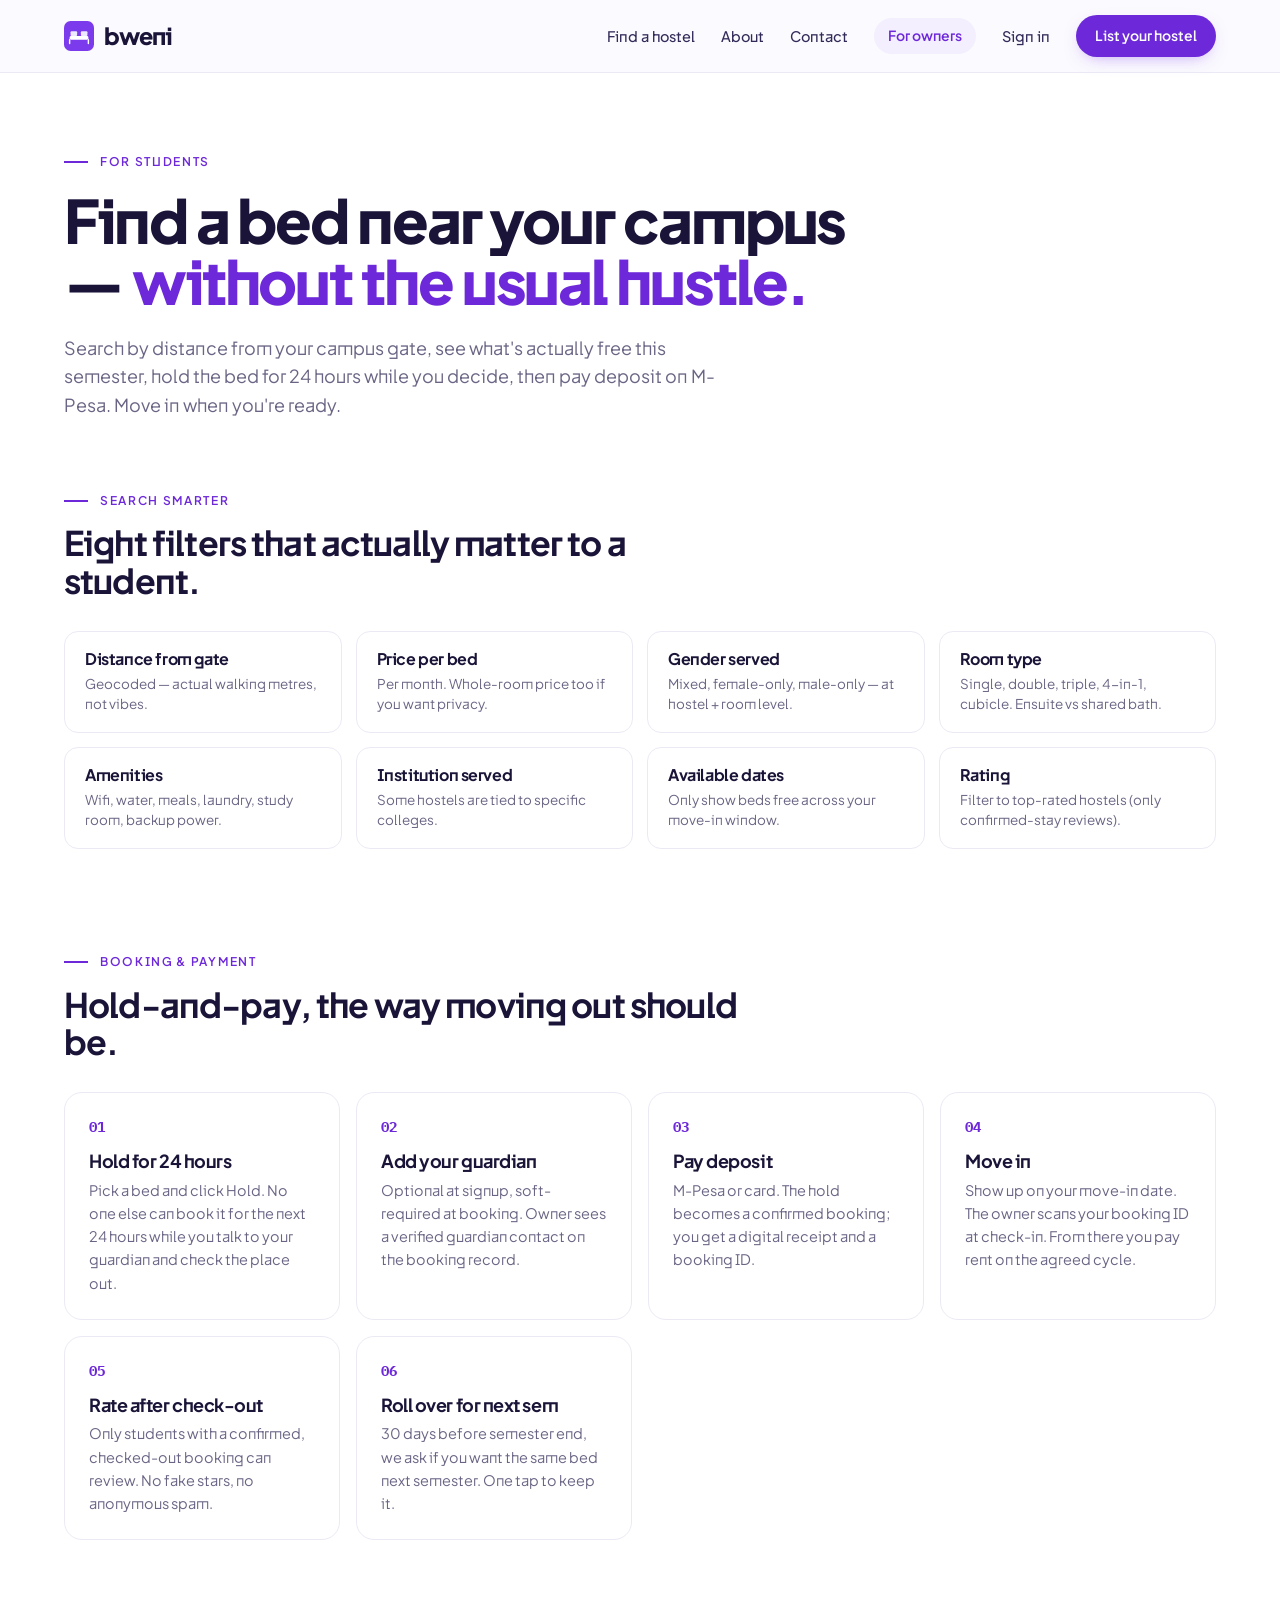
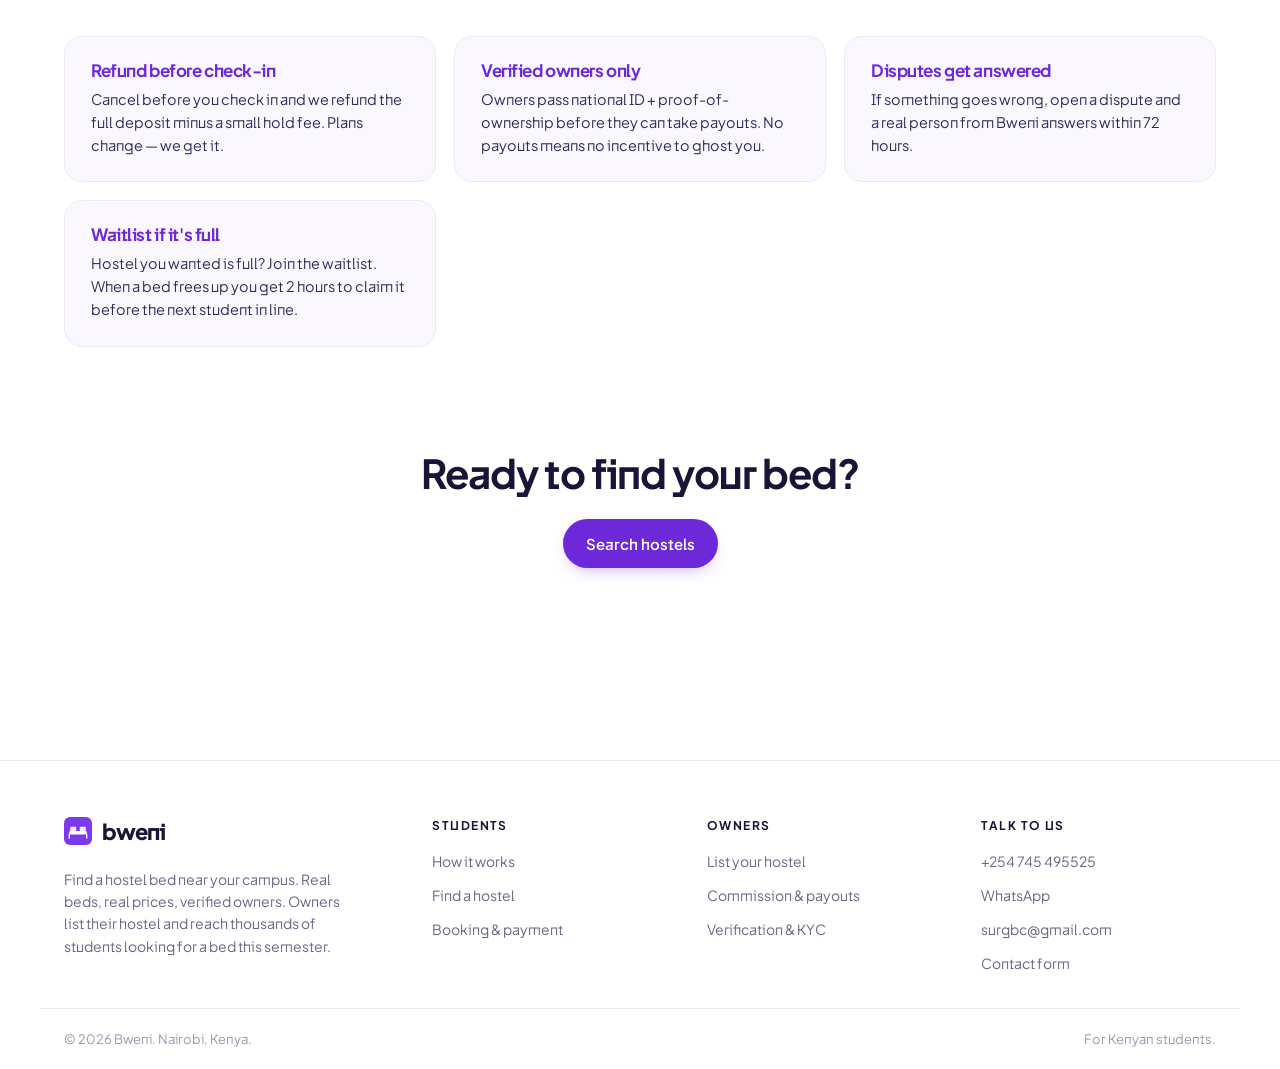
<file: students.html>
<!DOCTYPE html><!--MBNxIp3eaMna_3RTzvop9--><html lang="en"><head><meta charSet="utf-8"/><meta name="viewport" content="width=device-width, initial-scale=1"/><link rel="stylesheet" href="/_next/static/chunks/7668bafb55878e47.css" data-precedence="next"/><link rel="preload" as="script" fetchPriority="low" href="/_next/static/chunks/5bce68295c7f1f97.js"/><script src="/_next/static/chunks/391b5727e5bc11ec.js" async=""></script><script src="/_next/static/chunks/1c64b19886203277.js" async=""></script><script src="/_next/static/chunks/c44ba29902c6819e.js" async=""></script><script src="/_next/static/chunks/turbopack-5e5e5629a9695c20.js" async=""></script><script src="/_next/static/chunks/1964454f34f3a7ab.js" async=""></script><script src="/_next/static/chunks/6c33792a57a66467.js" async=""></script><script src="/_next/static/chunks/beefb697acdd731a.js" async=""></script><link rel="preload" href="https://fonts.googleapis.com/css2?family=Plus+Jakarta+Sans:wght@400;500;600;700;800&amp;family=IBM+Plex+Mono:wght@400;500&amp;display=swap" as="style"/><link rel="preconnect" href="https://fonts.googleapis.com"/><link rel="preconnect" href="https://fonts.gstatic.com" crossorigin=""/><meta name="theme-color" content="#7C3AED"/><meta name="color-scheme" content="light"/><title>For students · Bweni</title><meta name="description" content="How to find, hold, and book a hostel near your campus on Bweni — search by distance, hold a bed for 24 hours, pay deposit on M-Pesa."/><meta name="application-name" content="Bweni"/><link rel="manifest" href="/manifest.json"/><meta name="keywords" content="student hostels Kenya,hostel near campus,book hostel bed,university hostels,college accommodation Nairobi,list hostel Kenya"/><meta property="og:title" content="Bweni — Hostels near campus, booked in minutes."/><meta property="og:description" content="Find a hostel bed near your campus. Real beds, real prices, verified owners. Owners list their hostel and reach thousands of students looking for a bed this semester."/><meta property="og:url" content="https://bweni.cseco.co.ke"/><meta property="og:site_name" content="Bweni"/><meta property="og:locale" content="en_KE"/><meta property="og:image" content="https://bweni.cseco.co.ke/og-image.png"/><meta property="og:image:width" content="1200"/><meta property="og:image:height" content="630"/><meta property="og:image:alt" content="Bweni — Hostels near campus, booked in minutes."/><meta property="og:type" content="website"/><meta name="twitter:card" content="summary_large_image"/><meta name="twitter:title" content="Bweni — Hostels near campus, booked in minutes."/><meta name="twitter:description" content="Find a hostel bed near your campus. Real beds, real prices, verified owners. Owners list their hostel and reach thousands of students looking for a bed this semester."/><meta name="twitter:image" content="https://bweni.cseco.co.ke/og-image.png"/><link rel="icon" href="/favicon.svg" type="image/svg+xml"/><link rel="icon" href="/favicon.png" type="image/png" sizes="32x32"/><link rel="apple-touch-icon" href="/apple-touch-icon.png"/><link href="https://fonts.googleapis.com/css2?family=Plus+Jakarta+Sans:wght@400;500;600;700;800&amp;family=IBM+Plex+Mono:wght@400;500&amp;display=swap" rel="stylesheet"/><script src="/_next/static/chunks/a6dad97d9634a72d.js" noModule=""></script></head><body><div hidden=""><!--$--><!--/$--></div><header style="position:sticky;top:0;z-index:40;background:rgba(251, 250, 254, 0.85);backdrop-filter:saturate(140%) blur(8px);border-bottom:1px solid var(--color-line)"><div class="container-x" style="display:flex;align-items:center;justify-content:space-between;height:72px"><a style="display:inline-flex;align-items:center" href="/"><span class="inline-flex items-center gap-2.5 " aria-label="Bweni"><svg width="30" height="30" viewBox="0 0 64 64" xmlns="http://www.w3.org/2000/svg" role="img" aria-hidden="true"><rect width="64" height="64" rx="14" fill="#7C3AED"></rect><rect x="14" y="22" width="14" height="10" rx="2" fill="#EDE9FE"></rect><rect x="36" y="22" width="14" height="10" rx="2" fill="#EDE9FE"></rect><rect x="12" y="32" width="40" height="8" rx="3" fill="#FFFFFF"></rect><path d="M12 40 V48 M52 40 V48" stroke="#FFFFFF" stroke-width="3" stroke-linecap="round"></path></svg><span class="h-display" style="font-size:23.400000000000002px;color:var(--color-ink);letter-spacing:-0.045em;font-weight:800">bweni</span></span></a><nav style="display:flex;align-items:center;gap:26px;font-size:14.5px"><a style="color:var(--color-ink-soft);font-weight:500" href="/students">Find a hostel</a><a style="color:var(--color-ink-soft);font-weight:500" href="/about">About</a><a style="color:var(--color-ink-soft);font-weight:500" href="/contact">Contact</a><a class="nav-owner" href="/owners">For owners</a><a href="https://app.bweni.cseco.co.ke" style="color:var(--color-ink-soft);font-weight:500;font-size:14.5px">Sign in</a><a class="btn btn-primary" style="padding:9px 18px;font-size:14px" href="/owners#list">List your hostel</a></nav></div></header><main><section style="padding:72px 0 32px"><div class="container-x"><div class="section-anchor" style="margin-bottom:18px">For students</div><h1 class="h-display" style="font-size:clamp(38px, 5.5vw, 60px);max-width:820px">Find a bed near your campus —<!-- --> <span style="color:var(--color-primary)">without the usual hustle.</span></h1><p class="lede" style="margin-top:22px;max-width:660px">Search by distance from your campus gate, see what&#x27;s actually free this semester, hold the bed for 24 hours while you decide, then pay deposit on M-Pesa. Move in when you&#x27;re ready.</p></div></section><section style="padding:32px 0 48px" id="search"><div class="container-x"><div class="section-anchor" style="margin-bottom:14px">Search smarter</div><h2 class="h-section" style="font-size:clamp(24px, 3vw, 34px);max-width:700px">Eight filters that actually matter to a student.</h2><div style="margin-top:32px;display:grid;grid-template-columns:repeat(auto-fit, minmax(220px, 1fr));gap:14px"><div style="background:#fff;border:1px solid var(--color-line);border-radius:14px;padding:18px 20px"><div class="h-section" style="font-size:16px;margin-bottom:6px">Distance from gate</div><div style="font-size:13.5px;color:var(--color-muted);line-height:1.5">Geocoded — actual walking metres, not vibes.</div></div><div style="background:#fff;border:1px solid var(--color-line);border-radius:14px;padding:18px 20px"><div class="h-section" style="font-size:16px;margin-bottom:6px">Price per bed</div><div style="font-size:13.5px;color:var(--color-muted);line-height:1.5">Per month. Whole-room price too if you want privacy.</div></div><div style="background:#fff;border:1px solid var(--color-line);border-radius:14px;padding:18px 20px"><div class="h-section" style="font-size:16px;margin-bottom:6px">Gender served</div><div style="font-size:13.5px;color:var(--color-muted);line-height:1.5">Mixed, female-only, male-only — at hostel + room level.</div></div><div style="background:#fff;border:1px solid var(--color-line);border-radius:14px;padding:18px 20px"><div class="h-section" style="font-size:16px;margin-bottom:6px">Room type</div><div style="font-size:13.5px;color:var(--color-muted);line-height:1.5">Single, double, triple, 4-in-1, cubicle. Ensuite vs shared bath.</div></div><div style="background:#fff;border:1px solid var(--color-line);border-radius:14px;padding:18px 20px"><div class="h-section" style="font-size:16px;margin-bottom:6px">Amenities</div><div style="font-size:13.5px;color:var(--color-muted);line-height:1.5">Wifi, water, meals, laundry, study room, backup power.</div></div><div style="background:#fff;border:1px solid var(--color-line);border-radius:14px;padding:18px 20px"><div class="h-section" style="font-size:16px;margin-bottom:6px">Institution served</div><div style="font-size:13.5px;color:var(--color-muted);line-height:1.5">Some hostels are tied to specific colleges.</div></div><div style="background:#fff;border:1px solid var(--color-line);border-radius:14px;padding:18px 20px"><div class="h-section" style="font-size:16px;margin-bottom:6px">Available dates</div><div style="font-size:13.5px;color:var(--color-muted);line-height:1.5">Only show beds free across your move-in window.</div></div><div style="background:#fff;border:1px solid var(--color-line);border-radius:14px;padding:18px 20px"><div class="h-section" style="font-size:16px;margin-bottom:6px">Rating</div><div style="font-size:13.5px;color:var(--color-muted);line-height:1.5">Filter to top-rated hostels (only confirmed-stay reviews).</div></div></div></div></section><section style="padding:48px 0" id="book"><div class="container-x"><div class="section-anchor" style="margin-bottom:14px">Booking &amp; payment</div><h2 class="h-section" style="font-size:clamp(24px, 3vw, 34px);max-width:720px">Hold-and-pay, the way moving out should be.</h2><div style="margin-top:32px;display:grid;grid-template-columns:repeat(auto-fit, minmax(240px, 1fr));gap:16px"><div style="background:#fff;border:1px solid var(--color-line);border-radius:18px;padding:24px"><div class="mono" style="font-size:14px;color:var(--color-primary);font-weight:700;margin-bottom:12px">01</div><h3 class="h-section" style="font-size:18px;margin-bottom:8px">Hold for 24 hours</h3><p style="color:var(--color-muted);font-size:14.5px;line-height:1.6">Pick a bed and click Hold. No one else can book it for the next 24 hours while you talk to your guardian and check the place out.</p></div><div style="background:#fff;border:1px solid var(--color-line);border-radius:18px;padding:24px"><div class="mono" style="font-size:14px;color:var(--color-primary);font-weight:700;margin-bottom:12px">02</div><h3 class="h-section" style="font-size:18px;margin-bottom:8px">Add your guardian</h3><p style="color:var(--color-muted);font-size:14.5px;line-height:1.6">Optional at signup, soft-required at booking. Owner sees a verified guardian contact on the booking record.</p></div><div style="background:#fff;border:1px solid var(--color-line);border-radius:18px;padding:24px"><div class="mono" style="font-size:14px;color:var(--color-primary);font-weight:700;margin-bottom:12px">03</div><h3 class="h-section" style="font-size:18px;margin-bottom:8px">Pay deposit</h3><p style="color:var(--color-muted);font-size:14.5px;line-height:1.6">M-Pesa or card. The hold becomes a confirmed booking; you get a digital receipt and a booking ID.</p></div><div style="background:#fff;border:1px solid var(--color-line);border-radius:18px;padding:24px"><div class="mono" style="font-size:14px;color:var(--color-primary);font-weight:700;margin-bottom:12px">04</div><h3 class="h-section" style="font-size:18px;margin-bottom:8px">Move in</h3><p style="color:var(--color-muted);font-size:14.5px;line-height:1.6">Show up on your move-in date. The owner scans your booking ID at check-in. From there you pay rent on the agreed cycle.</p></div><div style="background:#fff;border:1px solid var(--color-line);border-radius:18px;padding:24px"><div class="mono" style="font-size:14px;color:var(--color-primary);font-weight:700;margin-bottom:12px">05</div><h3 class="h-section" style="font-size:18px;margin-bottom:8px">Rate after check-out</h3><p style="color:var(--color-muted);font-size:14.5px;line-height:1.6">Only students with a confirmed, checked-out booking can review. No fake stars, no anonymous spam.</p></div><div style="background:#fff;border:1px solid var(--color-line);border-radius:18px;padding:24px"><div class="mono" style="font-size:14px;color:var(--color-primary);font-weight:700;margin-bottom:12px">06</div><h3 class="h-section" style="font-size:18px;margin-bottom:8px">Roll over for next sem</h3><p style="color:var(--color-muted);font-size:14.5px;line-height:1.6">30 days before semester end, we ask if you want the same bed next semester. One tap to keep it.</p></div></div></div></section><section style="padding:48px 0"><div class="container-x"><div style="display:grid;grid-template-columns:repeat(auto-fit, minmax(280px, 1fr));gap:18px"><div style="background:var(--color-primary-tint);border:1px solid var(--color-line);border-radius:18px;padding:24px 26px"><h3 class="h-section" style="font-size:17px;margin-bottom:8px;color:var(--color-primary)">Refund before check-in</h3><p style="color:var(--color-ink-soft);font-size:14.5px;line-height:1.6">Cancel before you check in and we refund the full deposit minus a small hold fee. Plans change — we get it.</p></div><div style="background:var(--color-primary-tint);border:1px solid var(--color-line);border-radius:18px;padding:24px 26px"><h3 class="h-section" style="font-size:17px;margin-bottom:8px;color:var(--color-primary)">Verified owners only</h3><p style="color:var(--color-ink-soft);font-size:14.5px;line-height:1.6">Owners pass national ID + proof-of-ownership before they can take payouts. No payouts means no incentive to ghost you.</p></div><div style="background:var(--color-primary-tint);border:1px solid var(--color-line);border-radius:18px;padding:24px 26px"><h3 class="h-section" style="font-size:17px;margin-bottom:8px;color:var(--color-primary)">Disputes get answered</h3><p style="color:var(--color-ink-soft);font-size:14.5px;line-height:1.6">If something goes wrong, open a dispute and a real person from Bweni answers within 72 hours.</p></div><div style="background:var(--color-primary-tint);border:1px solid var(--color-line);border-radius:18px;padding:24px 26px"><h3 class="h-section" style="font-size:17px;margin-bottom:8px;color:var(--color-primary)">Waitlist if it&#x27;s full</h3><p style="color:var(--color-ink-soft);font-size:14.5px;line-height:1.6">Hostel you wanted is full? Join the waitlist. When a bed frees up you get 2 hours to claim it before the next student in line.</p></div></div></div></section><section style="padding:56px 0 96px"><div class="container-x" style="text-align:center"><h2 class="h-section" style="font-size:clamp(28px, 3.5vw, 40px);max-width:600px;margin:0 auto">Ready to find your bed?</h2><div style="margin-top:24px"><a class="btn btn-primary" href="/">Search hostels</a></div></div></section><!--$--><!--/$--></main><footer style="background:#fff;border-top:1px solid var(--color-line);margin-top:96px"><div class="container-x" style="padding:56px 24px 32px;display:grid;grid-template-columns:1.4fr 1fr 1fr 1fr;gap:40px"><div><span class="inline-flex items-center gap-2.5 " aria-label="Bweni"><svg width="28" height="28" viewBox="0 0 64 64" xmlns="http://www.w3.org/2000/svg" role="img" aria-hidden="true"><rect width="64" height="64" rx="14" fill="#7C3AED"></rect><rect x="14" y="22" width="14" height="10" rx="2" fill="#EDE9FE"></rect><rect x="36" y="22" width="14" height="10" rx="2" fill="#EDE9FE"></rect><rect x="12" y="32" width="40" height="8" rx="3" fill="#FFFFFF"></rect><path d="M12 40 V48 M52 40 V48" stroke="#FFFFFF" stroke-width="3" stroke-linecap="round"></path></svg><span class="h-display" style="font-size:21.84px;color:var(--color-ink);letter-spacing:-0.045em;font-weight:800">bweni</span></span><p style="margin-top:16px;font-size:14px;line-height:1.6;color:var(--color-muted);max-width:280px">Find a hostel bed near your campus. Real beds, real prices, verified owners. Owners list their hostel and reach thousands of students looking for a bed this semester.</p></div><div><div style="font-size:12px;font-weight:700;letter-spacing:0.12em;text-transform:uppercase;color:var(--color-ink);margin-bottom:14px">Students</div><ul style="display:flex;flex-direction:column;gap:9px"><li><a style="color:var(--color-muted);font-size:14px" href="/students">How it works</a></li><li><a style="color:var(--color-muted);font-size:14px" href="/students#search">Find a hostel</a></li><li><a style="color:var(--color-muted);font-size:14px" href="/students#book">Booking &amp; payment</a></li></ul></div><div><div style="font-size:12px;font-weight:700;letter-spacing:0.12em;text-transform:uppercase;color:var(--color-ink);margin-bottom:14px">Owners</div><ul style="display:flex;flex-direction:column;gap:9px"><li><a style="color:var(--color-muted);font-size:14px" href="/owners">List your hostel</a></li><li><a style="color:var(--color-muted);font-size:14px" href="/owners#commission">Commission &amp; payouts</a></li><li><a style="color:var(--color-muted);font-size:14px" href="/owners#kyc">Verification &amp; KYC</a></li></ul></div><div><div style="font-size:12px;font-weight:700;letter-spacing:0.12em;text-transform:uppercase;color:var(--color-ink);margin-bottom:14px">Talk to us</div><ul style="display:flex;flex-direction:column;gap:9px"><li><a href="tel:+254745495525" style="color:var(--color-muted);font-size:14px">+254 745 495525</a></li><li><a href="https://wa.me/254745495525" style="color:var(--color-muted);font-size:14px">WhatsApp</a></li><li><a href="mailto:surgbc@gmail.com" style="color:var(--color-muted);font-size:14px">surgbc@gmail.com</a></li><li><a style="color:var(--color-muted);font-size:14px" href="/contact">Contact form</a></li></ul></div></div><div class="container-x" style="padding:20px 24px;border-top:1px solid var(--color-line);display:flex;justify-content:space-between;align-items:center;font-size:13px;color:var(--color-muted-2)"><span>© <!-- -->2026<!-- --> <!-- -->Bweni<!-- -->. <!-- -->Nairobi, Kenya<!-- -->.</span><span>For Kenyan students.</span></div></footer><script src="/_next/static/chunks/5bce68295c7f1f97.js" id="_R_" async=""></script><script>(self.__next_f=self.__next_f||[]).push([0])</script><script>self.__next_f.push([1,"1:\"$Sreact.fragment\"\n2:I[74426,[\"/_next/static/chunks/1964454f34f3a7ab.js\"],\"\"]\n3:I[92322,[\"/_next/static/chunks/6c33792a57a66467.js\",\"/_next/static/chunks/beefb697acdd731a.js\"],\"default\"]\n4:I[81409,[\"/_next/static/chunks/6c33792a57a66467.js\",\"/_next/static/chunks/beefb697acdd731a.js\"],\"default\"]\nf:I[60374,[\"/_next/static/chunks/6c33792a57a66467.js\",\"/_next/static/chunks/beefb697acdd731a.js\"],\"default\"]\n:HL[\"/_next/static/chunks/7668bafb55878e47.css\",\"style\"]\n:HL[\"https://fonts.googleapis.com/css2?family=Plus+Jakarta+Sans:wght@400;500;600;700;800\u0026family=IBM+Plex+Mono:wght@400;500\u0026display=swap\",\"style\"]\n"])</script><script>self.__next_f.push([1,"0:{\"P\":null,\"b\":\"MBNxIp3eaMna_3RTzvop9\",\"c\":[\"\",\"students\"],\"q\":\"\",\"i\":false,\"f\":[[[\"\",{\"children\":[\"students\",{\"children\":[\"__PAGE__\",{}]}]},\"$undefined\",\"$undefined\",true],[[\"$\",\"$1\",\"c\",{\"children\":[[[\"$\",\"link\",\"0\",{\"rel\":\"stylesheet\",\"href\":\"/_next/static/chunks/7668bafb55878e47.css\",\"precedence\":\"next\",\"crossOrigin\":\"$undefined\",\"nonce\":\"$undefined\"}],[\"$\",\"script\",\"script-0\",{\"src\":\"/_next/static/chunks/1964454f34f3a7ab.js\",\"async\":true,\"nonce\":\"$undefined\"}]],[\"$\",\"html\",null,{\"lang\":\"en\",\"children\":[[\"$\",\"head\",null,{\"children\":[[\"$\",\"link\",null,{\"rel\":\"preconnect\",\"href\":\"https://fonts.googleapis.com\"}],[\"$\",\"link\",null,{\"rel\":\"preconnect\",\"href\":\"https://fonts.gstatic.com\",\"crossOrigin\":\"\"}],[\"$\",\"link\",null,{\"href\":\"https://fonts.googleapis.com/css2?family=Plus+Jakarta+Sans:wght@400;500;600;700;800\u0026family=IBM+Plex+Mono:wght@400;500\u0026display=swap\",\"rel\":\"stylesheet\"}]]}],[\"$\",\"body\",null,{\"children\":[[\"$\",\"header\",null,{\"style\":{\"position\":\"sticky\",\"top\":0,\"zIndex\":40,\"background\":\"rgba(251, 250, 254, 0.85)\",\"backdropFilter\":\"saturate(140%) blur(8px)\",\"borderBottom\":\"1px solid var(--color-line)\"},\"children\":[\"$\",\"div\",null,{\"className\":\"container-x\",\"style\":{\"display\":\"flex\",\"alignItems\":\"center\",\"justifyContent\":\"space-between\",\"height\":72},\"children\":[[\"$\",\"$L2\",null,{\"href\":\"/\",\"style\":{\"display\":\"inline-flex\",\"alignItems\":\"center\"},\"children\":[\"$\",\"span\",null,{\"className\":\"inline-flex items-center gap-2.5 \",\"aria-label\":\"Bweni\",\"children\":[[\"$\",\"svg\",null,{\"width\":30,\"height\":30,\"viewBox\":\"0 0 64 64\",\"xmlns\":\"http://www.w3.org/2000/svg\",\"role\":\"img\",\"aria-hidden\":\"true\",\"children\":[[\"$\",\"rect\",null,{\"width\":\"64\",\"height\":\"64\",\"rx\":\"14\",\"fill\":\"#7C3AED\"}],[\"$\",\"rect\",null,{\"x\":\"14\",\"y\":\"22\",\"width\":\"14\",\"height\":\"10\",\"rx\":\"2\",\"fill\":\"#EDE9FE\"}],[\"$\",\"rect\",null,{\"x\":\"36\",\"y\":\"22\",\"width\":\"14\",\"height\":\"10\",\"rx\":\"2\",\"fill\":\"#EDE9FE\"}],[\"$\",\"rect\",null,{\"x\":\"12\",\"y\":\"32\",\"width\":\"40\",\"height\":\"8\",\"rx\":\"3\",\"fill\":\"#FFFFFF\"}],[\"$\",\"path\",null,{\"d\":\"M12 40 V48 M52 40 V48\",\"stroke\":\"#FFFFFF\",\"strokeWidth\":\"3\",\"strokeLinecap\":\"round\"}]]}],[\"$\",\"span\",null,{\"className\":\"h-display\",\"style\":{\"fontSize\":23.400000000000002,\"color\":\"var(--color-ink)\",\"letterSpacing\":\"-0.045em\",\"fontWeight\":800},\"children\":\"bweni\"}]]}]}],[\"$\",\"nav\",null,{\"style\":{\"display\":\"flex\",\"alignItems\":\"center\",\"gap\":26,\"fontSize\":14.5},\"children\":[[[\"$\",\"$L2\",\"/students\",{\"href\":\"/students\",\"style\":{\"color\":\"var(--color-ink-soft)\",\"fontWeight\":500},\"children\":\"Find a hostel\"}],[\"$\",\"$L2\",\"/about\",{\"href\":\"/about\",\"style\":{\"color\":\"var(--color-ink-soft)\",\"fontWeight\":500},\"children\":\"About\"}],[\"$\",\"$L2\",\"/contact\",{\"href\":\"/contact\",\"style\":{\"color\":\"var(--color-ink-soft)\",\"fontWeight\":500},\"children\":\"Contact\"}]],[\"$\",\"$L2\",null,{\"href\":\"/owners\",\"className\":\"nav-owner\",\"children\":\"For owners\"}],[\"$\",\"a\",null,{\"href\":\"https://app.bweni.cseco.co.ke\",\"style\":{\"color\":\"var(--color-ink-soft)\",\"fontWeight\":500,\"fontSize\":14.5},\"children\":\"Sign in\"}],[\"$\",\"$L2\",null,{\"href\":\"/owners#list\",\"className\":\"btn btn-primary\",\"style\":{\"padding\":\"9px 18px\",\"fontSize\":14},\"children\":\"List your hostel\"}]]}]]}]}],[\"$\",\"main\",null,{\"children\":[\"$\",\"$L3\",null,{\"parallelRouterKey\":\"children\",\"error\":\"$undefined\",\"errorStyles\":\"$undefined\",\"errorScripts\":\"$undefined\",\"template\":[\"$\",\"$L4\",null,{}],\"templateStyles\":\"$undefined\",\"templateScripts\":\"$undefined\",\"notFound\":[[[\"$\",\"title\",null,{\"children\":\"404: This page could not be found.\"}],[\"$\",\"div\",null,{\"style\":{\"fontFamily\":\"system-ui,\\\"Segoe UI\\\",Roboto,Helvetica,Arial,sans-serif,\\\"Apple Color Emoji\\\",\\\"Segoe UI Emoji\\\"\",\"height\":\"100vh\",\"textAlign\":\"center\",\"display\":\"flex\",\"flexDirection\":\"column\",\"alignItems\":\"center\",\"justifyContent\":\"center\"},\"children\":[\"$\",\"div\",null,{\"children\":[[\"$\",\"style\",null,{\"dangerouslySetInnerHTML\":{\"__html\":\"body{color:#000;background:#fff;margin:0}.next-error-h1{border-right:1px solid rgba(0,0,0,.3)}@media (prefers-color-scheme:dark){body{color:#fff;background:#000}.next-error-h1{border-right:1px solid rgba(255,255,255,.3)}}\"}}],[\"$\",\"h1\",null,{\"className\":\"next-error-h1\",\"style\":{\"display\":\"inline-block\",\"margin\":\"0 20px 0 0\",\"padding\":\"0 23px 0 0\",\"fontSize\":24,\"fontWeight\":500,\"verticalAlign\":\"top\",\"lineHeight\":\"49px\"},\"children\":404}],[\"$\",\"div\",null,{\"style\":{\"display\":\"inline-block\"},\"children\":[\"$\",\"h2\",null,{\"style\":{\"fontSize\":14,\"fontWeight\":400,\"lineHeight\":\"49px\",\"margin\":0},\"children\":\"This page could not be found.\"}]}]]}]}]],[]],\"forbidden\":\"$undefined\",\"unauthorized\":\"$undefined\"}]}],[\"$\",\"footer\",null,{\"style\":{\"background\":\"#fff\",\"borderTop\":\"1px solid var(--color-line)\",\"marginTop\":96},\"children\":[[\"$\",\"div\",null,{\"className\":\"container-x\",\"style\":{\"padding\":\"56px 24px 32px\",\"display\":\"grid\",\"gridTemplateColumns\":\"1.4fr 1fr 1fr 1fr\",\"gap\":40},\"children\":[[\"$\",\"div\",null,{\"children\":[[\"$\",\"span\",null,{\"className\":\"inline-flex items-center gap-2.5 \",\"aria-label\":\"Bweni\",\"children\":[\"$L5\",\"$L6\"]}],\"$L7\"]}],\"$L8\",\"$L9\",\"$La\"]}],\"$Lb\"]}]]}]]}]]}],{\"children\":[\"$Lc\",{\"children\":[\"$Ld\",{},null,false,false]},null,false,false]},null,false,false],\"$Le\",false]],\"m\":\"$undefined\",\"G\":[\"$f\",[]],\"S\":true}\n"])</script><script>self.__next_f.push([1,"14:I[19091,[\"/_next/static/chunks/6c33792a57a66467.js\",\"/_next/static/chunks/beefb697acdd731a.js\"],\"ViewportBoundary\"]\n16:I[19091,[\"/_next/static/chunks/6c33792a57a66467.js\",\"/_next/static/chunks/beefb697acdd731a.js\"],\"MetadataBoundary\"]\n17:\"$Sreact.suspense\"\n5:[\"$\",\"svg\",null,{\"width\":28,\"height\":28,\"viewBox\":\"0 0 64 64\",\"xmlns\":\"http://www.w3.org/2000/svg\",\"role\":\"img\",\"aria-hidden\":\"true\",\"children\":[[\"$\",\"rect\",null,{\"width\":\"64\",\"height\":\"64\",\"rx\":\"14\",\"fill\":\"#7C3AED\"}],[\"$\",\"rect\",null,{\"x\":\"14\",\"y\":\"22\",\"width\":\"14\",\"height\":\"10\",\"rx\":\"2\",\"fill\":\"#EDE9FE\"}],[\"$\",\"rect\",null,{\"x\":\"36\",\"y\":\"22\",\"width\":\"14\",\"height\":\"10\",\"rx\":\"2\",\"fill\":\"#EDE9FE\"}],[\"$\",\"rect\",null,{\"x\":\"12\",\"y\":\"32\",\"width\":\"40\",\"height\":\"8\",\"rx\":\"3\",\"fill\":\"#FFFFFF\"}],[\"$\",\"path\",null,{\"d\":\"M12 40 V48 M52 40 V48\",\"stroke\":\"#FFFFFF\",\"strokeWidth\":\"3\",\"strokeLinecap\":\"round\"}]]}]\n6:[\"$\",\"span\",null,{\"className\":\"h-display\",\"style\":{\"fontSize\":21.84,\"color\":\"var(--color-ink)\",\"letterSpacing\":\"-0.045em\",\"fontWeight\":800},\"children\":\"bweni\"}]\n7:[\"$\",\"p\",null,{\"style\":{\"marginTop\":16,\"fontSize\":14,\"lineHeight\":1.6,\"color\":\"var(--color-muted)\",\"maxWidth\":280},\"children\":\"Find a hostel bed near your campus. Real beds, real prices, verified owners. Owners list their hostel and reach thousands of students looking for a bed this semester.\"}]\n8:[\"$\",\"div\",null,{\"children\":[[\"$\",\"div\",null,{\"style\":{\"fontSize\":12,\"fontWeight\":700,\"letterSpacing\":\"0.12em\",\"textTransform\":\"uppercase\",\"color\":\"var(--color-ink)\",\"marginBottom\":14},\"children\":\"Students\"}],[\"$\",\"ul\",null,{\"style\":{\"display\":\"flex\",\"flexDirection\":\"column\",\"gap\":9},\"children\":[[\"$\",\"li\",\"/studentsHow it works\",{\"children\":[\"$\",\"$L2\",null,{\"href\":\"/students\",\"style\":{\"color\":\"var(--color-muted)\",\"fontSize\":14},\"children\":\"How it works\"}]}],[\"$\",\"li\",\"/students#searchFind a hostel\",{\"children\":[\"$\",\"$L2\",null,{\"href\":\"/students#search\",\"style\":{\"color\":\"var(--color-muted)\",\"fontSize\":14},\"children\":\"Find a hostel\"}]}],[\"$\",\"li\",\"/students#bookBooking \u0026 payment\",{\"children\":[\"$\",\"$L2\",null,{\"href\":\"/students#book\",\"style\":{\"color\":\"var(--color-muted)\",\"fontSize\":14},\"children\":\"Booking \u0026 payment\"}]}]]}]]}]\n9:[\"$\",\"div\",null,{\"children\":[[\"$\",\"div\",null,{\"style\":{\"fontSize\":12,\"fontWeight\":700,\"letterSpacing\":\"0.12em\",\"textTransform\":\"uppercase\",\"color\":\"var(--color-ink)\",\"marginBottom\":14},\"children\":\"Owners\"}],[\"$\",\"ul\",null,{\"style\":{\"display\":\"flex\",\"flexDirection\":\"column\",\"gap\":9},\"children\":[[\"$\",\"li\",\"/ownersList your hostel\",{\"children\":[\"$\",\"$L2\",null,{\"href\":\"/owners\",\"style\":{\"color\":\"var(--color-muted)\",\"fontSize\":14},\"children\":\"List your hostel\"}]}],[\"$\",\"li\",\"/owners#commissionCommission \u0026 payouts\",{\"children\":[\"$\",\"$L2\",null,{\"href\":\"/owners#commission\",\"style\":{\"color\":\"var(--color-muted)\",\"fontSize\":14},\"children\":\"Commission \u0026 payouts\"}]}],[\"$\",\"li\",\"/owners#kycVerification \u0026 KYC\",{\"children\":[\"$\",\"$L2\",null,{\"href\":\"/owners#kyc\",\"style\":{\"color\":\"var(--color-muted)\",\"fontSize\":14},\"children\":\"Verification \u0026 KYC\"}]}]]}]]}]\na:[\"$\",\"div\",null,{\"children\":[[\"$\",\"div\",null,{\"style\":{\"fontSize\":12,\"fontWeight\":700,\"letterSpacing\":\"0.12em\",\"textTransform\":\"uppercase\",\"color\":\"var(--color-ink)\",\"marginBottom\":14},\"children\":\"Talk to us\"}],[\"$\",\"ul\",null,{\"style\":{\"display\":\"flex\",\"flexDirection\":\"column\",\"gap\":9},\"children\":[[\"$\",\"li\",\"tel:+254745495525+254 745 495525\",{\"children\":[\"$\",\"a\",null,{\"href\":\"tel:+254745495525\",\"style\":{\"color\":\"var(--color-muted)\",\"fontSize\":14},\"children\":\"+254 745 495525\"}]}],[\"$\",\"li\",\"https://wa.me/254745495525WhatsApp\",{\"children\":[\"$\",\"a\",null,{\"href\":\"https://wa.me/254745495525\",\"style\":{\"color\":\"var(--color-muted)\",\"fontSize\":14},\"children\":\"WhatsApp\"}]}],[\"$\",\"li\",\"mailto:surgbc@gmail.comsurgbc@gmail.com\",{\"children\":[\"$\",\"a\",null,{\"href\":\"mailto:surgbc@gmail.com\",\"style\":{\"color\":\"var(--color-muted)\",\"fontSize\":14},\"children\":\"surgbc@gmail.com\"}]}],[\"$\",\"li\",\"/contactContact form\",{\"children\":[\"$\",\"$L2\",null,{\"href\":\"/contact\",\"style\":{\"color\":\"var(--color-muted)\",\"fontSize\":14},\"children\":\"Contact form\"}]}]]}]]}]\nb:[\"$\",\"div\",null,{\"className\":\"contai"])</script><script>self.__next_f.push([1,"ner-x\",\"style\":{\"padding\":\"20px 24px\",\"borderTop\":\"1px solid var(--color-line)\",\"display\":\"flex\",\"justifyContent\":\"space-between\",\"alignItems\":\"center\",\"fontSize\":13,\"color\":\"var(--color-muted-2)\"},\"children\":[[\"$\",\"span\",null,{\"children\":[\"© \",2026,\" \",\"Bweni\",\". \",\"Nairobi, Kenya\",\".\"]}],[\"$\",\"span\",null,{\"children\":\"For Kenyan students.\"}]]}]\nc:[\"$\",\"$1\",\"c\",{\"children\":[null,[\"$\",\"$L3\",null,{\"parallelRouterKey\":\"children\",\"error\":\"$undefined\",\"errorStyles\":\"$undefined\",\"errorScripts\":\"$undefined\",\"template\":[\"$\",\"$L4\",null,{}],\"templateStyles\":\"$undefined\",\"templateScripts\":\"$undefined\",\"notFound\":\"$undefined\",\"forbidden\":\"$undefined\",\"unauthorized\":\"$undefined\"}]]}]\n"])</script><script>self.__next_f.push([1,"d:[\"$\",\"$1\",\"c\",{\"children\":[[[\"$\",\"section\",null,{\"style\":{\"padding\":\"72px 0 32px\"},\"children\":[\"$\",\"div\",null,{\"className\":\"container-x\",\"children\":[[\"$\",\"div\",null,{\"className\":\"section-anchor\",\"style\":{\"marginBottom\":18},\"children\":\"For students\"}],[\"$\",\"h1\",null,{\"className\":\"h-display\",\"style\":{\"fontSize\":\"clamp(38px, 5.5vw, 60px)\",\"maxWidth\":820},\"children\":[\"Find a bed near your campus —\",\" \",[\"$\",\"span\",null,{\"style\":{\"color\":\"var(--color-primary)\"},\"children\":\"without the usual hustle.\"}]]}],[\"$\",\"p\",null,{\"className\":\"lede\",\"style\":{\"marginTop\":22,\"maxWidth\":660},\"children\":\"Search by distance from your campus gate, see what's actually free this semester, hold the bed for 24 hours while you decide, then pay deposit on M-Pesa. Move in when you're ready.\"}]]}]}],[\"$\",\"section\",null,{\"style\":{\"padding\":\"32px 0 48px\"},\"id\":\"search\",\"children\":[\"$\",\"div\",null,{\"className\":\"container-x\",\"children\":[[\"$\",\"div\",null,{\"className\":\"section-anchor\",\"style\":{\"marginBottom\":14},\"children\":\"Search smarter\"}],[\"$\",\"h2\",null,{\"className\":\"h-section\",\"style\":{\"fontSize\":\"clamp(24px, 3vw, 34px)\",\"maxWidth\":700},\"children\":\"Eight filters that actually matter to a student.\"}],[\"$\",\"div\",null,{\"style\":{\"marginTop\":32,\"display\":\"grid\",\"gridTemplateColumns\":\"repeat(auto-fit, minmax(220px, 1fr))\",\"gap\":14},\"children\":[[\"$\",\"div\",null,{\"style\":{\"background\":\"#fff\",\"border\":\"1px solid var(--color-line)\",\"borderRadius\":14,\"padding\":\"18px 20px\"},\"children\":[[\"$\",\"div\",null,{\"className\":\"h-section\",\"style\":{\"fontSize\":16,\"marginBottom\":6},\"children\":\"Distance from gate\"}],[\"$\",\"div\",null,{\"style\":{\"fontSize\":13.5,\"color\":\"var(--color-muted)\",\"lineHeight\":1.5},\"children\":\"Geocoded — actual walking metres, not vibes.\"}]]}],[\"$\",\"div\",null,{\"style\":{\"background\":\"#fff\",\"border\":\"1px solid var(--color-line)\",\"borderRadius\":14,\"padding\":\"18px 20px\"},\"children\":[[\"$\",\"div\",null,{\"className\":\"h-section\",\"style\":{\"fontSize\":16,\"marginBottom\":6},\"children\":\"Price per bed\"}],[\"$\",\"div\",null,{\"style\":{\"fontSize\":13.5,\"color\":\"var(--color-muted)\",\"lineHeight\":1.5},\"children\":\"Per month. Whole-room price too if you want privacy.\"}]]}],[\"$\",\"div\",null,{\"style\":{\"background\":\"#fff\",\"border\":\"1px solid var(--color-line)\",\"borderRadius\":14,\"padding\":\"18px 20px\"},\"children\":[[\"$\",\"div\",null,{\"className\":\"h-section\",\"style\":{\"fontSize\":16,\"marginBottom\":6},\"children\":\"Gender served\"}],[\"$\",\"div\",null,{\"style\":{\"fontSize\":13.5,\"color\":\"var(--color-muted)\",\"lineHeight\":1.5},\"children\":\"Mixed, female-only, male-only — at hostel + room level.\"}]]}],[\"$\",\"div\",null,{\"style\":{\"background\":\"#fff\",\"border\":\"1px solid var(--color-line)\",\"borderRadius\":14,\"padding\":\"18px 20px\"},\"children\":[[\"$\",\"div\",null,{\"className\":\"h-section\",\"style\":{\"fontSize\":16,\"marginBottom\":6},\"children\":\"Room type\"}],[\"$\",\"div\",null,{\"style\":{\"fontSize\":13.5,\"color\":\"var(--color-muted)\",\"lineHeight\":1.5},\"children\":\"Single, double, triple, 4-in-1, cubicle. Ensuite vs shared bath.\"}]]}],[\"$\",\"div\",null,{\"style\":{\"background\":\"#fff\",\"border\":\"1px solid var(--color-line)\",\"borderRadius\":14,\"padding\":\"18px 20px\"},\"children\":[[\"$\",\"div\",null,{\"className\":\"h-section\",\"style\":{\"fontSize\":16,\"marginBottom\":6},\"children\":\"Amenities\"}],[\"$\",\"div\",null,{\"style\":{\"fontSize\":13.5,\"color\":\"var(--color-muted)\",\"lineHeight\":1.5},\"children\":\"Wifi, water, meals, laundry, study room, backup power.\"}]]}],[\"$\",\"div\",null,{\"style\":{\"background\":\"#fff\",\"border\":\"1px solid var(--color-line)\",\"borderRadius\":14,\"padding\":\"18px 20px\"},\"children\":[[\"$\",\"div\",null,{\"className\":\"h-section\",\"style\":{\"fontSize\":16,\"marginBottom\":6},\"children\":\"Institution served\"}],[\"$\",\"div\",null,{\"style\":{\"fontSize\":13.5,\"color\":\"var(--color-muted)\",\"lineHeight\":1.5},\"children\":\"Some hostels are tied to specific colleges.\"}]]}],[\"$\",\"div\",null,{\"style\":{\"background\":\"#fff\",\"border\":\"1px solid var(--color-line)\",\"borderRadius\":14,\"padding\":\"18px 20px\"},\"children\":[[\"$\",\"div\",null,{\"className\":\"h-section\",\"style\":{\"fontSize\":16,\"marginBottom\":6},\"children\":\"Available dates\"}],[\"$\",\"div\",null,{\"style\":{\"fontSize\":13.5,\"color\":\"var(--color-muted)\",\"lineHeight\":1.5},\"children\":\"Only show beds free across your move-in window.\"}]]}],[\"$\",\"div\",null,{\"style\":{\"background\":\"#fff\",\"border\":\"1px solid var(--color-line)\",\"borderRadius\":14,\"padding\":\"18px 20px\"},\"children\":[[\"$\",\"div\",null,{\"className\":\"h-section\",\"style\":{\"fontSize\":16,\"marginBottom\":6},\"children\":\"Rating\"}],[\"$\",\"div\",null,{\"style\":{\"fontSize\":13.5,\"color\":\"var(--color-muted)\",\"lineHeight\":1.5},\"children\":\"Filter to top-rated hostels (only confirmed-stay reviews).\"}]]}]]}]]}]}],\"$L10\",\"$L11\",\"$L12\"],null,\"$L13\"]}]\n"])</script><script>self.__next_f.push([1,"e:[\"$\",\"$1\",\"h\",{\"children\":[null,[\"$\",\"$L14\",null,{\"children\":\"$@15\"}],[\"$\",\"div\",null,{\"hidden\":true,\"children\":[\"$\",\"$L16\",null,{\"children\":[\"$\",\"$17\",null,{\"name\":\"Next.Metadata\",\"children\":\"$@18\"}]}]}],null]}]\n"])</script><script>self.__next_f.push([1,"19:I[19091,[\"/_next/static/chunks/6c33792a57a66467.js\",\"/_next/static/chunks/beefb697acdd731a.js\"],\"OutletBoundary\"]\n"])</script><script>self.__next_f.push([1,"10:[\"$\",\"section\",null,{\"style\":{\"padding\":\"48px 0\"},\"id\":\"book\",\"children\":[\"$\",\"div\",null,{\"className\":\"container-x\",\"children\":[[\"$\",\"div\",null,{\"className\":\"section-anchor\",\"style\":{\"marginBottom\":14},\"children\":\"Booking \u0026 payment\"}],[\"$\",\"h2\",null,{\"className\":\"h-section\",\"style\":{\"fontSize\":\"clamp(24px, 3vw, 34px)\",\"maxWidth\":720},\"children\":\"Hold-and-pay, the way moving out should be.\"}],[\"$\",\"div\",null,{\"style\":{\"marginTop\":32,\"display\":\"grid\",\"gridTemplateColumns\":\"repeat(auto-fit, minmax(240px, 1fr))\",\"gap\":16},\"children\":[[\"$\",\"div\",null,{\"style\":{\"background\":\"#fff\",\"border\":\"1px solid var(--color-line)\",\"borderRadius\":18,\"padding\":24},\"children\":[[\"$\",\"div\",null,{\"className\":\"mono\",\"style\":{\"fontSize\":14,\"color\":\"var(--color-primary)\",\"fontWeight\":700,\"marginBottom\":12},\"children\":\"01\"}],[\"$\",\"h3\",null,{\"className\":\"h-section\",\"style\":{\"fontSize\":18,\"marginBottom\":8},\"children\":\"Hold for 24 hours\"}],[\"$\",\"p\",null,{\"style\":{\"color\":\"var(--color-muted)\",\"fontSize\":14.5,\"lineHeight\":1.6},\"children\":\"Pick a bed and click Hold. No one else can book it for the next 24 hours while you talk to your guardian and check the place out.\"}]]}],[\"$\",\"div\",null,{\"style\":{\"background\":\"#fff\",\"border\":\"1px solid var(--color-line)\",\"borderRadius\":18,\"padding\":24},\"children\":[[\"$\",\"div\",null,{\"className\":\"mono\",\"style\":{\"fontSize\":14,\"color\":\"var(--color-primary)\",\"fontWeight\":700,\"marginBottom\":12},\"children\":\"02\"}],[\"$\",\"h3\",null,{\"className\":\"h-section\",\"style\":{\"fontSize\":18,\"marginBottom\":8},\"children\":\"Add your guardian\"}],[\"$\",\"p\",null,{\"style\":{\"color\":\"var(--color-muted)\",\"fontSize\":14.5,\"lineHeight\":1.6},\"children\":\"Optional at signup, soft-required at booking. Owner sees a verified guardian contact on the booking record.\"}]]}],[\"$\",\"div\",null,{\"style\":{\"background\":\"#fff\",\"border\":\"1px solid var(--color-line)\",\"borderRadius\":18,\"padding\":24},\"children\":[[\"$\",\"div\",null,{\"className\":\"mono\",\"style\":{\"fontSize\":14,\"color\":\"var(--color-primary)\",\"fontWeight\":700,\"marginBottom\":12},\"children\":\"03\"}],[\"$\",\"h3\",null,{\"className\":\"h-section\",\"style\":{\"fontSize\":18,\"marginBottom\":8},\"children\":\"Pay deposit\"}],[\"$\",\"p\",null,{\"style\":{\"color\":\"var(--color-muted)\",\"fontSize\":14.5,\"lineHeight\":1.6},\"children\":\"M-Pesa or card. The hold becomes a confirmed booking; you get a digital receipt and a booking ID.\"}]]}],[\"$\",\"div\",null,{\"style\":{\"background\":\"#fff\",\"border\":\"1px solid var(--color-line)\",\"borderRadius\":18,\"padding\":24},\"children\":[[\"$\",\"div\",null,{\"className\":\"mono\",\"style\":{\"fontSize\":14,\"color\":\"var(--color-primary)\",\"fontWeight\":700,\"marginBottom\":12},\"children\":\"04\"}],[\"$\",\"h3\",null,{\"className\":\"h-section\",\"style\":{\"fontSize\":18,\"marginBottom\":8},\"children\":\"Move in\"}],[\"$\",\"p\",null,{\"style\":{\"color\":\"var(--color-muted)\",\"fontSize\":14.5,\"lineHeight\":1.6},\"children\":\"Show up on your move-in date. The owner scans your booking ID at check-in. From there you pay rent on the agreed cycle.\"}]]}],[\"$\",\"div\",null,{\"style\":{\"background\":\"#fff\",\"border\":\"1px solid var(--color-line)\",\"borderRadius\":18,\"padding\":24},\"children\":[[\"$\",\"div\",null,{\"className\":\"mono\",\"style\":{\"fontSize\":14,\"color\":\"var(--color-primary)\",\"fontWeight\":700,\"marginBottom\":12},\"children\":\"05\"}],[\"$\",\"h3\",null,{\"className\":\"h-section\",\"style\":{\"fontSize\":18,\"marginBottom\":8},\"children\":\"Rate after check-out\"}],[\"$\",\"p\",null,{\"style\":{\"color\":\"var(--color-muted)\",\"fontSize\":14.5,\"lineHeight\":1.6},\"children\":\"Only students with a confirmed, checked-out booking can review. No fake stars, no anonymous spam.\"}]]}],[\"$\",\"div\",null,{\"style\":{\"background\":\"#fff\",\"border\":\"1px solid var(--color-line)\",\"borderRadius\":18,\"padding\":24},\"children\":[[\"$\",\"div\",null,{\"className\":\"mono\",\"style\":{\"fontSize\":14,\"color\":\"var(--color-primary)\",\"fontWeight\":700,\"marginBottom\":12},\"children\":\"06\"}],[\"$\",\"h3\",null,{\"className\":\"h-section\",\"style\":{\"fontSize\":18,\"marginBottom\":8},\"children\":\"Roll over for next sem\"}],[\"$\",\"p\",null,{\"style\":{\"color\":\"var(--color-muted)\",\"fontSize\":14.5,\"lineHeight\":1.6},\"children\":\"30 days before semester end, we ask if you want the same bed next semester. One tap to keep it.\"}]]}]]}]]}]}]\n"])</script><script>self.__next_f.push([1,"11:[\"$\",\"section\",null,{\"style\":{\"padding\":\"48px 0\"},\"children\":[\"$\",\"div\",null,{\"className\":\"container-x\",\"children\":[\"$\",\"div\",null,{\"style\":{\"display\":\"grid\",\"gridTemplateColumns\":\"repeat(auto-fit, minmax(280px, 1fr))\",\"gap\":18},\"children\":[[\"$\",\"div\",null,{\"style\":{\"background\":\"var(--color-primary-tint)\",\"border\":\"1px solid var(--color-line)\",\"borderRadius\":18,\"padding\":\"24px 26px\"},\"children\":[[\"$\",\"h3\",null,{\"className\":\"h-section\",\"style\":{\"fontSize\":17,\"marginBottom\":8,\"color\":\"var(--color-primary)\"},\"children\":\"Refund before check-in\"}],[\"$\",\"p\",null,{\"style\":{\"color\":\"var(--color-ink-soft)\",\"fontSize\":14.5,\"lineHeight\":1.6},\"children\":\"Cancel before you check in and we refund the full deposit minus a small hold fee. Plans change — we get it.\"}]]}],[\"$\",\"div\",null,{\"style\":{\"background\":\"var(--color-primary-tint)\",\"border\":\"1px solid var(--color-line)\",\"borderRadius\":18,\"padding\":\"24px 26px\"},\"children\":[[\"$\",\"h3\",null,{\"className\":\"h-section\",\"style\":{\"fontSize\":17,\"marginBottom\":8,\"color\":\"var(--color-primary)\"},\"children\":\"Verified owners only\"}],[\"$\",\"p\",null,{\"style\":{\"color\":\"var(--color-ink-soft)\",\"fontSize\":14.5,\"lineHeight\":1.6},\"children\":\"Owners pass national ID + proof-of-ownership before they can take payouts. No payouts means no incentive to ghost you.\"}]]}],[\"$\",\"div\",null,{\"style\":{\"background\":\"var(--color-primary-tint)\",\"border\":\"1px solid var(--color-line)\",\"borderRadius\":18,\"padding\":\"24px 26px\"},\"children\":[[\"$\",\"h3\",null,{\"className\":\"h-section\",\"style\":{\"fontSize\":17,\"marginBottom\":8,\"color\":\"var(--color-primary)\"},\"children\":\"Disputes get answered\"}],[\"$\",\"p\",null,{\"style\":{\"color\":\"var(--color-ink-soft)\",\"fontSize\":14.5,\"lineHeight\":1.6},\"children\":\"If something goes wrong, open a dispute and a real person from Bweni answers within 72 hours.\"}]]}],[\"$\",\"div\",null,{\"style\":{\"background\":\"var(--color-primary-tint)\",\"border\":\"1px solid var(--color-line)\",\"borderRadius\":18,\"padding\":\"24px 26px\"},\"children\":[[\"$\",\"h3\",null,{\"className\":\"h-section\",\"style\":{\"fontSize\":17,\"marginBottom\":8,\"color\":\"var(--color-primary)\"},\"children\":\"Waitlist if it's full\"}],[\"$\",\"p\",null,{\"style\":{\"color\":\"var(--color-ink-soft)\",\"fontSize\":14.5,\"lineHeight\":1.6},\"children\":\"Hostel you wanted is full? Join the waitlist. When a bed frees up you get 2 hours to claim it before the next student in line.\"}]]}]]}]}]}]\n"])</script><script>self.__next_f.push([1,"12:[\"$\",\"section\",null,{\"style\":{\"padding\":\"56px 0 96px\"},\"children\":[\"$\",\"div\",null,{\"className\":\"container-x\",\"style\":{\"textAlign\":\"center\"},\"children\":[[\"$\",\"h2\",null,{\"className\":\"h-section\",\"style\":{\"fontSize\":\"clamp(28px, 3.5vw, 40px)\",\"maxWidth\":600,\"margin\":\"0 auto\"},\"children\":\"Ready to find your bed?\"}],[\"$\",\"div\",null,{\"style\":{\"marginTop\":24},\"children\":[\"$\",\"$L2\",null,{\"href\":\"/\",\"className\":\"btn btn-primary\",\"children\":\"Search hostels\"}]}]]}]}]\n13:[\"$\",\"$L19\",null,{\"children\":[\"$\",\"$17\",null,{\"name\":\"Next.MetadataOutlet\",\"children\":\"$@1a\"}]}]\n"])</script><script>self.__next_f.push([1,"15:[[\"$\",\"meta\",\"0\",{\"charSet\":\"utf-8\"}],[\"$\",\"meta\",\"1\",{\"name\":\"viewport\",\"content\":\"width=device-width, initial-scale=1\"}],[\"$\",\"meta\",\"2\",{\"name\":\"theme-color\",\"content\":\"#7C3AED\"}],[\"$\",\"meta\",\"3\",{\"name\":\"color-scheme\",\"content\":\"light\"}]]\n"])</script><script>self.__next_f.push([1,"1b:I[51042,[\"/_next/static/chunks/6c33792a57a66467.js\",\"/_next/static/chunks/beefb697acdd731a.js\"],\"IconMark\"]\n"])</script><script>self.__next_f.push([1,"18:[[\"$\",\"title\",\"0\",{\"children\":\"For students · Bweni\"}],[\"$\",\"meta\",\"1\",{\"name\":\"description\",\"content\":\"How to find, hold, and book a hostel near your campus on Bweni — search by distance, hold a bed for 24 hours, pay deposit on M-Pesa.\"}],[\"$\",\"meta\",\"2\",{\"name\":\"application-name\",\"content\":\"Bweni\"}],[\"$\",\"link\",\"3\",{\"rel\":\"manifest\",\"href\":\"/manifest.json\",\"crossOrigin\":\"$undefined\"}],[\"$\",\"meta\",\"4\",{\"name\":\"keywords\",\"content\":\"student hostels Kenya,hostel near campus,book hostel bed,university hostels,college accommodation Nairobi,list hostel Kenya\"}],[\"$\",\"meta\",\"5\",{\"property\":\"og:title\",\"content\":\"Bweni — Hostels near campus, booked in minutes.\"}],[\"$\",\"meta\",\"6\",{\"property\":\"og:description\",\"content\":\"Find a hostel bed near your campus. Real beds, real prices, verified owners. Owners list their hostel and reach thousands of students looking for a bed this semester.\"}],[\"$\",\"meta\",\"7\",{\"property\":\"og:url\",\"content\":\"https://bweni.cseco.co.ke\"}],[\"$\",\"meta\",\"8\",{\"property\":\"og:site_name\",\"content\":\"Bweni\"}],[\"$\",\"meta\",\"9\",{\"property\":\"og:locale\",\"content\":\"en_KE\"}],[\"$\",\"meta\",\"10\",{\"property\":\"og:image\",\"content\":\"https://bweni.cseco.co.ke/og-image.png\"}],[\"$\",\"meta\",\"11\",{\"property\":\"og:image:width\",\"content\":\"1200\"}],[\"$\",\"meta\",\"12\",{\"property\":\"og:image:height\",\"content\":\"630\"}],[\"$\",\"meta\",\"13\",{\"property\":\"og:image:alt\",\"content\":\"Bweni — Hostels near campus, booked in minutes.\"}],[\"$\",\"meta\",\"14\",{\"property\":\"og:type\",\"content\":\"website\"}],[\"$\",\"meta\",\"15\",{\"name\":\"twitter:card\",\"content\":\"summary_large_image\"}],[\"$\",\"meta\",\"16\",{\"name\":\"twitter:title\",\"content\":\"Bweni — Hostels near campus, booked in minutes.\"}],[\"$\",\"meta\",\"17\",{\"name\":\"twitter:description\",\"content\":\"Find a hostel bed near your campus. Real beds, real prices, verified owners. Owners list their hostel and reach thousands of students looking for a bed this semester.\"}],[\"$\",\"meta\",\"18\",{\"name\":\"twitter:image\",\"content\":\"https://bweni.cseco.co.ke/og-image.png\"}],[\"$\",\"link\",\"19\",{\"rel\":\"icon\",\"href\":\"/favicon.svg\",\"type\":\"image/svg+xml\"}],[\"$\",\"link\",\"20\",{\"rel\":\"icon\",\"href\":\"/favicon.png\",\"type\":\"image/png\",\"sizes\":\"32x32\"}],[\"$\",\"link\",\"21\",{\"rel\":\"apple-touch-icon\",\"href\":\"/apple-touch-icon.png\"}],[\"$\",\"$L1b\",\"22\",{}]]\n"])</script><script>self.__next_f.push([1,"1a:null\n"])</script></body></html>
</file>
<file: _next/static/chunks/7668bafb55878e47.css>
@layer properties{@supports (((-webkit-hyphens:none)) and (not (margin-trim:inline))) or ((-moz-orient:inline) and (not (color:rgb(from red r g b)))){*,:before,:after,::backdrop{--tw-rotate-x:initial;--tw-rotate-y:initial;--tw-rotate-z:initial;--tw-skew-x:initial;--tw-skew-y:initial;--tw-border-style:solid;--tw-blur:initial;--tw-brightness:initial;--tw-contrast:initial;--tw-grayscale:initial;--tw-hue-rotate:initial;--tw-invert:initial;--tw-opacity:initial;--tw-saturate:initial;--tw-sepia:initial;--tw-drop-shadow:initial;--tw-drop-shadow-color:initial;--tw-drop-shadow-alpha:100%;--tw-drop-shadow-size:initial;--tw-ease:initial}}}@layer theme{:root,:host{--font-sans:"Plus Jakarta Sans",ui-sans-serif,system-ui,-apple-system,"Segoe UI",Roboto,sans-serif;--font-mono:"IBM Plex Mono",ui-monospace,"SFMono-Regular",monospace;--spacing:.25rem;--ease-in-out:cubic-bezier(.4,0,.2,1);--default-transition-duration:.15s;--default-transition-timing-function:cubic-bezier(.4,0,.2,1);--default-font-family:var(--font-sans);--default-mono-font-family:var(--font-mono);--color-primary:#6d28d9;--color-primary-hover:#5b21b6;--color-primary-soft:#f3effe;--color-primary-tint:#faf7ff;--color-primary-deep:#4c1d95;--color-accent:#ff7a59;--color-accent-hover:#f26544;--color-accent-soft:#ffe9e1;--color-ink:#1a1538;--color-ink-soft:#322b5a;--color-muted:#6b6585;--color-muted-2:#9c97b0;--color-line:#ece9f5;--color-line-soft:#f5f3fb;--color-surface:#fff;--color-ok:#16a34a;--color-bad:#dc2626;--font-display:"Plus Jakarta Sans",var(--font-sans);--radius-card:18px;--radius-pill:999px}}@layer base{*,:after,:before,::backdrop{box-sizing:border-box;border:0 solid;margin:0;padding:0}::file-selector-button{box-sizing:border-box;border:0 solid;margin:0;padding:0}html,:host{-webkit-text-size-adjust:100%;tab-size:4;line-height:1.5;font-family:var(--default-font-family,ui-sans-serif,system-ui,sans-serif,"Apple Color Emoji","Segoe UI Emoji","Segoe UI Symbol","Noto Color Emoji");font-feature-settings:var(--default-font-feature-settings,normal);font-variation-settings:var(--default-font-variation-settings,normal);-webkit-tap-highlight-color:transparent}hr{height:0;color:inherit;border-top-width:1px}abbr:where([title]){-webkit-text-decoration:underline dotted;text-decoration:underline dotted}h1,h2,h3,h4,h5,h6{font-size:inherit;font-weight:inherit}a{color:inherit;-webkit-text-decoration:inherit;-webkit-text-decoration:inherit;-webkit-text-decoration:inherit;-webkit-text-decoration:inherit;text-decoration:inherit}b,strong{font-weight:bolder}code,kbd,samp,pre{font-family:var(--default-mono-font-family,ui-monospace,SFMono-Regular,Menlo,Monaco,Consolas,"Liberation Mono","Courier New",monospace);font-feature-settings:var(--default-mono-font-feature-settings,normal);font-variation-settings:var(--default-mono-font-variation-settings,normal);font-size:1em}small{font-size:80%}sub,sup{vertical-align:baseline;font-size:75%;line-height:0;position:relative}sub{bottom:-.25em}sup{top:-.5em}table{text-indent:0;border-color:inherit;border-collapse:collapse}:-moz-focusring{outline:auto}progress{vertical-align:baseline}summary{display:list-item}ol,ul,menu{list-style:none}img,svg,video,canvas,audio,iframe,embed,object{vertical-align:middle;display:block}img,video{max-width:100%;height:auto}button,input,select,optgroup,textarea{font:inherit;font-feature-settings:inherit;font-variation-settings:inherit;letter-spacing:inherit;color:inherit;opacity:1;background-color:#0000;border-radius:0}::file-selector-button{font:inherit;font-feature-settings:inherit;font-variation-settings:inherit;letter-spacing:inherit;color:inherit;opacity:1;background-color:#0000;border-radius:0}:where(select:is([multiple],[size])) optgroup{font-weight:bolder}:where(select:is([multiple],[size])) optgroup option{padding-inline-start:20px}::file-selector-button{margin-inline-end:4px}::placeholder{opacity:1}@supports (not ((-webkit-appearance:-apple-pay-button))) or (contain-intrinsic-size:1px){::placeholder{color:currentColor}@supports (color:color-mix(in lab, red, red)){::placeholder{color:color-mix(in oklab,currentcolor 50%,transparent)}}}textarea{resize:vertical}::-webkit-search-decoration{-webkit-appearance:none}::-webkit-date-and-time-value{min-height:1lh;text-align:inherit}::-webkit-datetime-edit{display:inline-flex}::-webkit-datetime-edit-fields-wrapper{padding:0}::-webkit-datetime-edit{padding-block:0}::-webkit-datetime-edit-year-field{padding-block:0}::-webkit-datetime-edit-month-field{padding-block:0}::-webkit-datetime-edit-day-field{padding-block:0}::-webkit-datetime-edit-hour-field{padding-block:0}::-webkit-datetime-edit-minute-field{padding-block:0}::-webkit-datetime-edit-second-field{padding-block:0}::-webkit-datetime-edit-millisecond-field{padding-block:0}::-webkit-datetime-edit-meridiem-field{padding-block:0}::-webkit-calendar-picker-indicator{line-height:1}:-moz-ui-invalid{box-shadow:none}button,input:where([type=button],[type=reset],[type=submit]){appearance:button}::file-selector-button{appearance:button}::-webkit-inner-spin-button{height:auto}::-webkit-outer-spin-button{height:auto}[hidden]:where(:not([hidden=until-found])){display:none!important}}@layer components;@layer utilities{.absolute{position:absolute}.relative{position:relative}.static{position:static}.sticky{position:sticky}.start{inset-inline-start:var(--spacing)}.end{inset-inline-end:var(--spacing)}.block{display:block}.contents{display:contents}.flex{display:flex}.grid{display:grid}.hidden{display:none}.inline-block{display:inline-block}.inline-flex{display:inline-flex}.table{display:table}.transform{transform:var(--tw-rotate-x,)var(--tw-rotate-y,)var(--tw-rotate-z,)var(--tw-skew-x,)var(--tw-skew-y,)}.resize{resize:both}.items-center{align-items:center}.gap-2\.5{gap:calc(var(--spacing)*2.5)}.rounded{border-radius:.25rem}.border{border-style:var(--tw-border-style);border-width:1px}.uppercase{text-transform:uppercase}.filter{filter:var(--tw-blur,)var(--tw-brightness,)var(--tw-contrast,)var(--tw-grayscale,)var(--tw-hue-rotate,)var(--tw-invert,)var(--tw-saturate,)var(--tw-sepia,)var(--tw-drop-shadow,)}.transition{transition-property:color,background-color,border-color,outline-color,text-decoration-color,fill,stroke,--tw-gradient-from,--tw-gradient-via,--tw-gradient-to,opacity,box-shadow,transform,translate,scale,rotate,filter,-webkit-backdrop-filter,backdrop-filter,display,content-visibility,overlay,pointer-events;transition-timing-function:var(--tw-ease,var(--default-transition-timing-function));transition-duration:var(--tw-duration,var(--default-transition-duration))}.ease-in-out{--tw-ease:var(--ease-in-out);transition-timing-function:var(--ease-in-out)}}html{background:var(--color-surface);color:var(--color-ink);font-family:var(--font-sans);font-feature-settings:"kern","ss01";-webkit-font-smoothing:antialiased;text-rendering:optimizelegibility}body{background:var(--color-surface);color:var(--color-ink);font-size:16px;line-height:1.55}::selection{background:var(--color-primary);color:#fff}a{color:var(--color-primary);text-decoration:none;transition:color .15s}a:hover{color:var(--color-primary-hover)}.h-display{font-family:var(--font-display);letter-spacing:-.035em;font-weight:800;line-height:1.02}.h-section{font-family:var(--font-display);letter-spacing:-.025em;font-weight:700;line-height:1.1}.h-eyebrow{letter-spacing:.14em;text-transform:uppercase;color:var(--color-primary);font-size:12px;font-weight:600}.lede{color:var(--color-muted);font-size:18px;line-height:1.6}.mono{font-family:var(--font-mono);letter-spacing:-.01em;font-size:.85em}.btn{border-radius:var(--radius-pill);cursor:pointer;white-space:nowrap;border:1px solid #0000;justify-content:center;align-items:center;gap:8px;padding:12px 22px;font-size:15px;font-weight:600;transition:background .15s,border-color .15s,color .15s,transform 60ms,box-shadow .15s;display:inline-flex}.btn:active{transform:translateY(.5px)}.btn-primary{background:var(--color-primary);color:#fff;box-shadow:0 6px 18px -8px #7c3aed8c}.btn-primary:hover{background:var(--color-primary-hover);color:#fff;box-shadow:0 10px 26px -10px #7c3aedb3}.btn-accent{background:var(--color-accent);color:#1f1300;box-shadow:0 6px 18px -8px #f59e0b8c}.btn-accent:hover{background:var(--color-accent-hover);color:#fff}.btn-ghost{color:var(--color-ink);border-color:var(--color-line);background:#fff}.btn-ghost:hover{border-color:var(--color-primary);color:var(--color-primary)}.btn-link{color:var(--color-primary);align-items:center;gap:6px;font-weight:600;display:inline-flex}.btn-link:after{content:"→";transition:transform .15s}.btn-link:hover:after{transform:translate(3px)}.listing-card{border-radius:var(--radius-card);border:1px solid var(--color-line);background:#fff;flex-direction:column;transition:transform .18s,box-shadow .18s,border-color .18s;display:flex;overflow:hidden}.listing-card:hover{border-color:var(--color-primary-soft);transform:translateY(-3px);box-shadow:0 18px 36px -22px #4c1d9540}.listing-photo{aspect-ratio:4/3;background:linear-gradient(135deg,var(--color-primary-soft)0%,var(--color-primary-tint)100%);position:relative;overflow:hidden}.availability-pill{letter-spacing:.02em;color:var(--color-ink);border-radius:var(--radius-pill);background:#fff;align-items:center;gap:6px;padding:5px 11px;font-size:11.5px;font-weight:600;display:inline-flex;position:absolute;top:12px;left:12px;box-shadow:0 2px 6px #0f0a1e14}.availability-pill__dot{background:var(--color-ok);border-radius:999px;width:7px;height:7px}.availability-pill--low .availability-pill__dot{background:var(--color-accent)}.availability-pill--full .availability-pill__dot{background:var(--color-bad)}.price-pill{background:var(--color-primary);color:#fff;border-radius:var(--radius-pill);padding:6px 12px;font-size:13px;font-weight:700;position:absolute;bottom:12px;right:12px;box-shadow:0 4px 12px -2px #7c3aed66}.section-anchor{letter-spacing:.14em;text-transform:uppercase;color:var(--color-primary);align-items:center;gap:12px;font-size:12px;font-weight:600;display:inline-flex}.section-anchor:before{content:"";background:var(--color-primary);width:24px;height:2px;display:block}.container-x{width:100%;max-width:1200px;margin:0 auto;padding:0 24px}input[type=text],input[type=email],input[type=tel],input[type=search],input[type=number],textarea,select{width:100%;color:var(--color-ink);border:1px solid var(--color-line);background:#fff;border-radius:12px;padding:12px 16px;font-family:inherit;font-size:15px;transition:border-color .15s,box-shadow .15s}input:focus,textarea:focus,select:focus{border-color:var(--color-primary);outline:none;box-shadow:0 0 0 3px #7c3aed2e}label{color:var(--color-ink-soft);margin-bottom:6px;font-size:13px;font-weight:600;display:block}.search-bar{border:1px solid var(--color-line);background:#fff;border-radius:22px;grid-template-columns:1.4fr 1fr 1fr auto;gap:4px;padding:6px;display:grid;box-shadow:0 26px 60px -32px #4c1d9559,0 0 0 1px #7c3aed0f}.search-bar__field{cursor:pointer;border-radius:18px;padding:10px 18px;transition:background .12s}.search-bar__field:hover{background:var(--color-primary-tint)}.search-bar__field-label{letter-spacing:.06em;color:var(--color-ink);text-transform:uppercase;font-size:11px;font-weight:700}.search-bar__field-value{color:var(--color-muted);margin-top:2px;font-size:14px}.search-bar__submit{background:var(--color-primary);color:#fff;cursor:pointer;border:none;border-radius:18px;align-items:center;gap:8px;padding:0 22px;font-size:14px;font-weight:600;transition:background .15s;display:inline-flex}.search-bar__submit:hover{background:var(--color-primary-hover)}@keyframes pulse{0%,to{transform:scale(1);box-shadow:0 0 #ff7a598c}50%{transform:scale(1.15);box-shadow:0 0 0 6px #ff7a5900}}.nav-owner{background:var(--color-primary-soft);border-radius:var(--radius-pill);align-items:center;gap:7px;padding:7px 14px;font-size:14px;font-weight:600;transition:background .15s,transform .12s;display:inline-flex;color:var(--color-primary)!important}.nav-owner:hover{background:var(--color-primary);transform:translateY(-.5px);color:#fff!important}@property --tw-rotate-x{syntax:"*";inherits:false}@property --tw-rotate-y{syntax:"*";inherits:false}@property --tw-rotate-z{syntax:"*";inherits:false}@property --tw-skew-x{syntax:"*";inherits:false}@property --tw-skew-y{syntax:"*";inherits:false}@property --tw-border-style{syntax:"*";inherits:false;initial-value:solid}@property --tw-blur{syntax:"*";inherits:false}@property --tw-brightness{syntax:"*";inherits:false}@property --tw-contrast{syntax:"*";inherits:false}@property --tw-grayscale{syntax:"*";inherits:false}@property --tw-hue-rotate{syntax:"*";inherits:false}@property --tw-invert{syntax:"*";inherits:false}@property --tw-opacity{syntax:"*";inherits:false}@property --tw-saturate{syntax:"*";inherits:false}@property --tw-sepia{syntax:"*";inherits:false}@property --tw-drop-shadow{syntax:"*";inherits:false}@property --tw-drop-shadow-color{syntax:"*";inherits:false}@property --tw-drop-shadow-alpha{syntax:"<percentage>";inherits:false;initial-value:100%}@property --tw-drop-shadow-size{syntax:"*";inherits:false}@property --tw-ease{syntax:"*";inherits:false}
</file>
